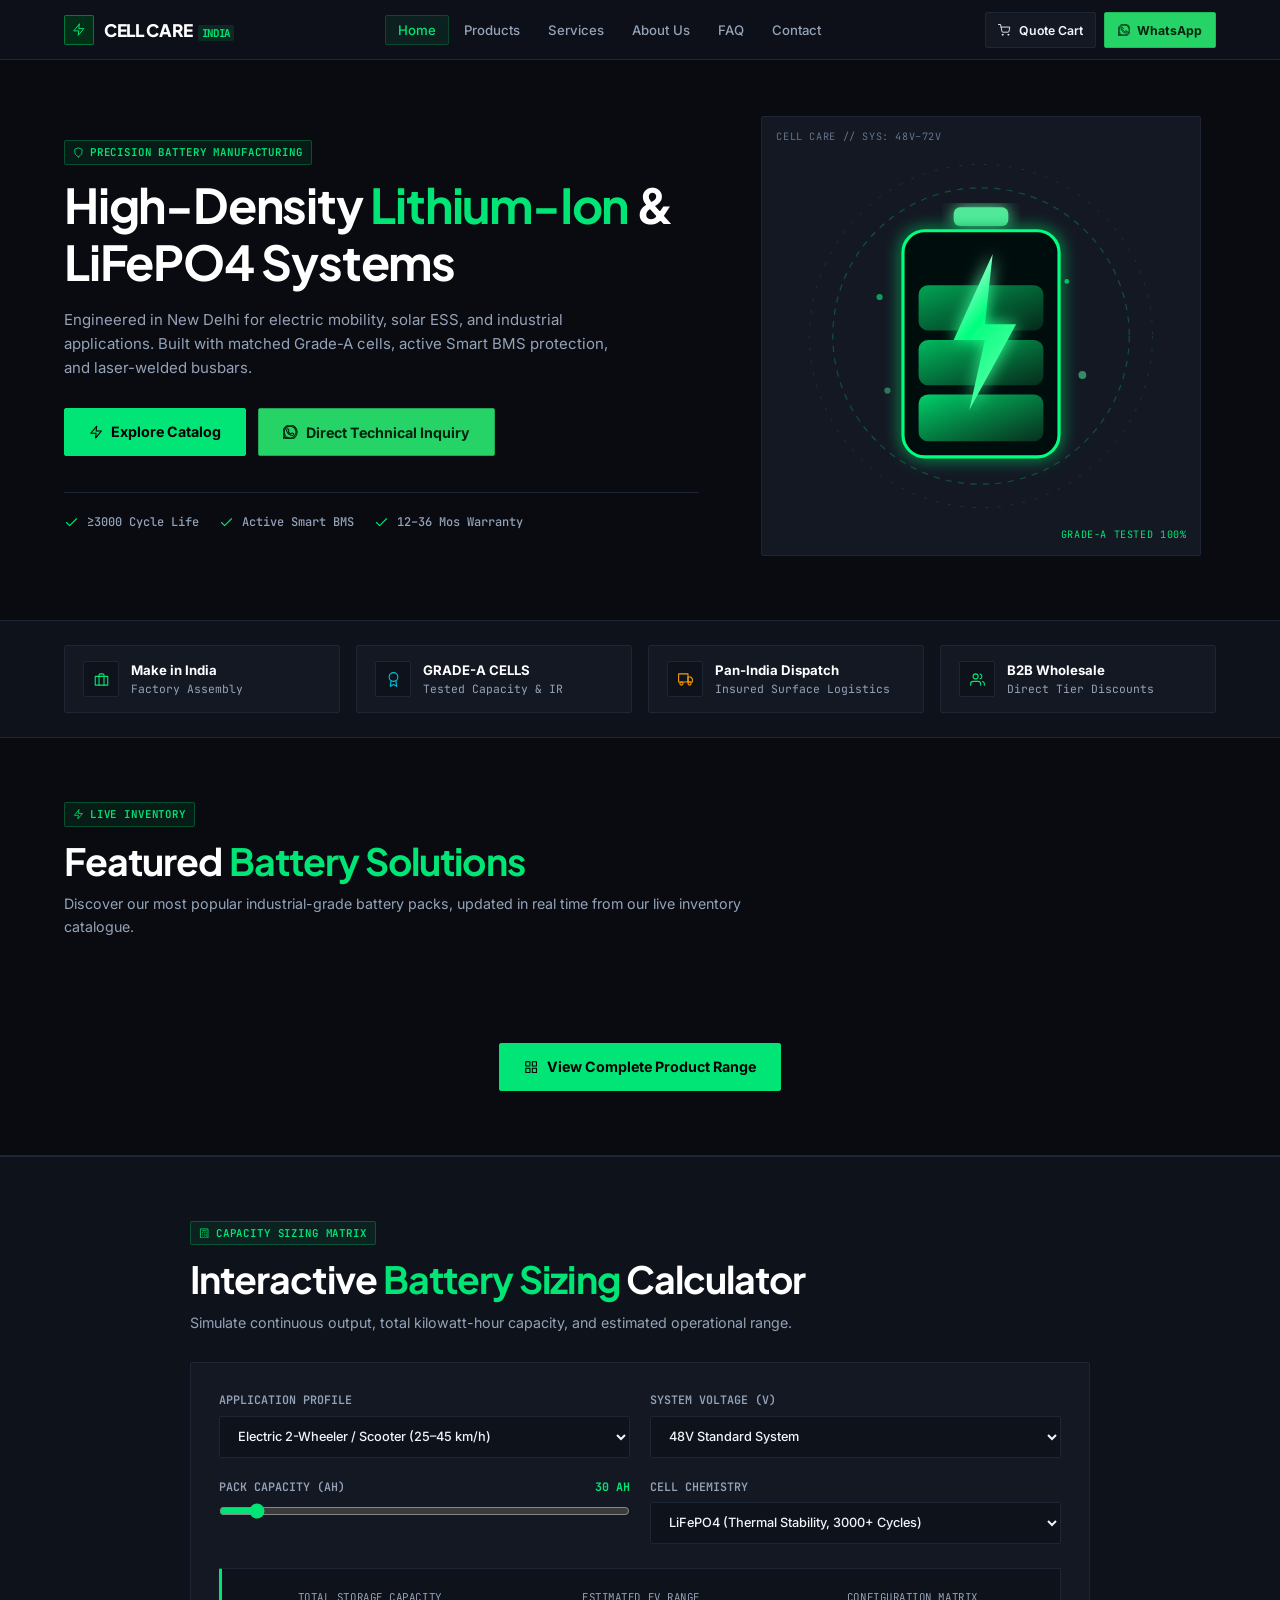
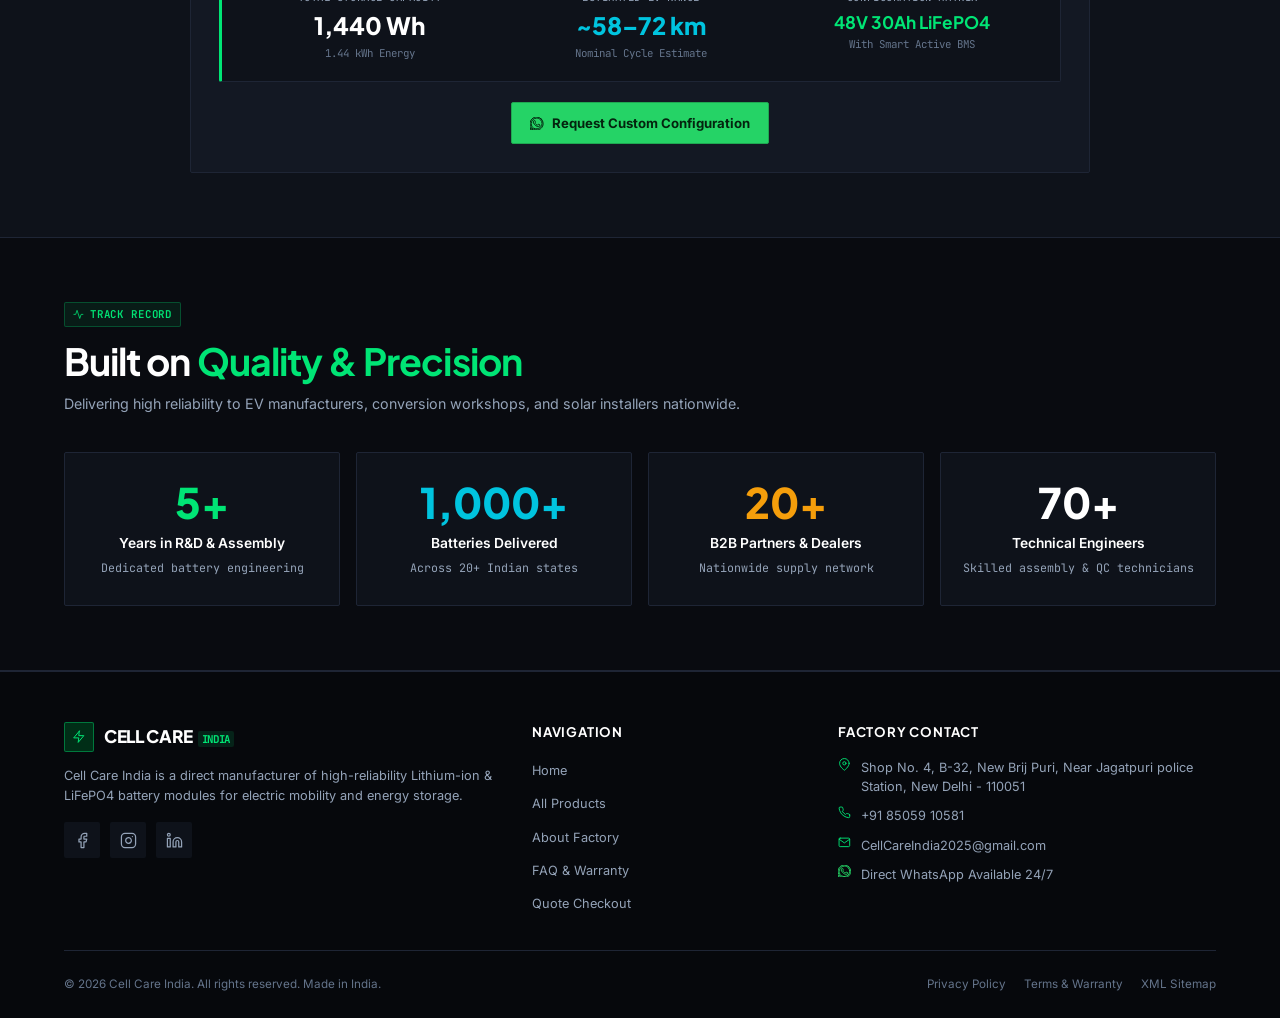
<file: index.html>
<!DOCTYPE html>
<html lang="en">
<head>
  <meta charset="UTF-8" />
  <meta name="viewport" content="width=device-width, initial-scale=1.0" />
  
  <!-- Primary Meta Tags for Top-Tier SEO -->
  <title>Cell Care India | Leading EV & Lithium Battery Manufacturer in India</title>
  <meta name="title" content="Cell Care India | Leading EV & Lithium Battery Manufacturer in India" />
  <meta name="description" content="Cell Care India manufactures Grade-A Lithium-ion (LiFePO4 & NMC) battery packs for Electric Vehicles (EV), E-Rickshaws, Solar ESS, and industrial applications. Direct B2B wholesale prices, Smart BMS, Pan-India logistics." />
  <meta name="keywords" content="EV battery manufacturer India, Lithium ion battery wholesale, LiFePO4 battery pack, e-rickshaw battery supplier, solar energy storage battery, custom battery pack manufacturer Delhi, Cell Care India" />
  <meta name="robots" content="index, follow, max-image-preview:large, max-snippet:-1, max-video-preview:-1" />
  <meta name="author" content="Cell Care India" />
  <link rel="canonical" href="https://cellcareindia.com/" />
  <meta name="theme-color" content="#00ff7f" />

  <!-- Open Graph / Facebook -->
  <meta property="og:type" content="website" />
  <meta property="og:url" content="https://cellcareindia.com/" />
  <meta property="og:title" content="Cell Care India | Premium EV & Lithium Battery Packs" />
  <meta property="og:description" content="High-cycle Grade-A Lithium battery packs with active BMS for electric scooters, e-rickshaws, and solar power stations. Direct factory supply." />
  <meta property="og:image" content="https://cellcareindia.com/assets/images/logo.png" />
  <meta property="og:site_name" content="Cell Care India" />
  <meta property="og:locale" content="en_IN" />

  <!-- Twitter Card -->
  <meta name="twitter:card" content="summary_large_image" />
  <meta name="twitter:url" content="https://cellcareindia.com/" />
  <meta name="twitter:title" content="Cell Care India | EV & Industrial Battery Manufacturer" />
  <meta name="twitter:description" content="Grade-A Lithium battery packs for EV & Solar Energy. Direct factory supply." />
  <meta name="twitter:image" content="https://cellcareindia.com/assets/images/logo.png" />

  <!-- Structured Data / JSON-LD for Search Engines -->
  <script type="application/ld+json">
  {
    "@context": "https://schema.org",
    "@graph": [
      {
        "@type": "Organization",
        "@id": "https://cellcareindia.com/#organization",
        "name": "Cell Care India",
        "url": "https://cellcareindia.com/",
        "logo": "https://cellcareindia.com/assets/images/logo.png",
        "description": "Leading Indian manufacturer of Lithium-ion and LiFePO4 battery packs for Electric Vehicles, solar power systems, and industrial energy storage.",
        "contactPoint": {
          "@type": "ContactPoint",
          "telephone": "+91-85059-10581",
          "contactType": "sales",
          "areaServed": "IN",
          "availableLanguage": ["English", "Hindi"]
        },
        "sameAs": [
          "https://www.facebook.com/profile.php?id=61567162763508&mibextid=ZbWKwL",
          "https://instagram.com/cellcare_india",
          "https://www.linkedin.com/in/cell-care-india-931736398"
        ]
      },
      {
        "@type": "WebSite",
        "@id": "https://cellcareindia.com/#website",
        "url": "https://cellcareindia.com/",
        "name": "Cell Care India",
        "publisher": { "@id": "https://cellcareindia.com/#organization" },
        "potentialAction": {
          "@type": "SearchAction",
          "target": "https://cellcareindia.com/products.html?q={search_term_string}",
          "query-input": "required name=search_term_string"
        }
      }
    ]
  }
  </script>

  <!-- Favicons -->
  <link rel="icon" type="image/x-icon" href="favicon.ico" />
  <link rel="shortcut icon" type="image/x-icon" href="favicon.ico" />

  <!-- External Fonts & Icons -->
  <link rel="stylesheet" href="https://cdnjs.cloudflare.com/ajax/libs/font-awesome/6.7.2/css/all.min.css" crossorigin="anonymous" referrerpolicy="no-referrer" />
  
  <!-- Core Design System & Styles -->
  <link rel="stylesheet" href="assets/css/main.css" />
  <link rel="stylesheet" href="assets/css/catalog.css" />
</head>

<body>

  <!-- SITE HEADER & NAVBAR -->
  <header class="site-header">
    <div class="container">
      <nav class="navbar">
        <!-- Brand Logo -->
        <a href="index.html" class="brand-logo" aria-label="Cell Care India Home">
          <div class="brand-icon-box">
            <svg class="svg-icon" viewBox="0 0 24 24"><polygon points="13 2 3 14 12 14 11 22 21 10 12 10 13 2"></polygon></svg>
          </div>
          <span class="brand-name">CELL CARE <span class="brand-tag">INDIA</span></span>
        </a>

        <!-- Desktop Navigation Links -->
        <ul class="nav-menu">
          <li><a href="index.html" class="nav-link active">Home</a></li>
          <li><a href="products.html" class="nav-link">Products</a></li>
          <li><a href="services.html" class="nav-link">Services</a></li>
          <li><a href="about.html" class="nav-link">About Us</a></li>
          <li><a href="faq.html" class="nav-link">FAQ</a></li>
          <li><a href="contact.html" class="nav-link">Contact</a></li>
        </ul>

        <!-- Action Items: Quote Cart & WhatsApp Trigger -->
        <div class="nav-actions">
          <button class="cart-pill-btn open-quote-drawer" title="View Quotation Cart">
            <svg class="svg-icon" viewBox="0 0 24 24"><circle cx="9" cy="21" r="1"></circle><circle cx="20" cy="21" r="1"></circle><path d="M1 1h4l2.68 13.39a2 2 0 0 0 2 1.61h9.72a2 2 0 0 0 2-1.61L23 6H6"></path></svg>
            <span>Quote Cart</span>
            <span class="cart-badge cart-count-badge" style="display:none;">0</span>
          </button>

          <button class="btn-whatsapp-nav" onclick="CellCare.openWhatsApp('Hello Cell Care India! I would like to inquire about battery packs.')">
            <svg class="svg-icon" viewBox="0 0 24 24" fill="currentColor" stroke="none"><path d="M17.472 14.382c-.297-.149-1.758-.867-2.03-.967-.273-.099-.471-.148-.67.15-.197.297-.767.966-.94 1.164-.173.199-.347.223-.644.075-.297-.15-1.255-.463-2.39-1.475-.883-.788-1.48-1.761-1.653-2.059-.173-.297-.018-.458.13-.606.134-.133.298-.347.446-.52.149-.174.198-.298.298-.497.099-.198.05-.371-.025-.52-.075-.149-.669-1.612-.916-2.207-.242-.579-.487-.5-.669-.51-.173-.008-.371-.01-.57-.01-.198 0-.52.074-.792.372-.272.297-1.04 1.016-1.04 2.479 0 1.462 1.065 2.875 1.213 3.074.149.198 2.096 3.2 5.077 4.487.709.306 1.262.489 1.694.625.712.227 1.36.195 1.871.118.571-.085 1.758-.719 2.006-1.413.248-.694.248-1.289.173-1.413-.074-.124-.272-.198-.57-.347m-5.421 7.403h-.004a9.87 9.87 0 01-5.031-1.378l-.361-.214-3.741.982.998-3.648-.235-.374a9.86 9.86 0 01-1.51-5.26c.001-5.45 4.436-9.884 9.888-9.884 2.64 0 5.122 1.03 6.988 2.898a9.825 9.825 0 012.893 6.994c-.003 5.45-4.437 9.884-9.885 9.884m8.413-18.297A11.815 11.815 0 0012.05 0C5.495 0 .16 5.335.157 11.892c0 2.096.547 4.142 1.588 5.945L.057 24l6.305-1.654a11.882 11.882 0 005.683 1.448h.005c6.554 0 11.89-5.335 11.893-11.893a11.821 11.821 0 00-3.48-8.413z"/></svg>
            <span>WhatsApp</span>
          </button>

          <button id="hamburgerBtn" class="hamburger-btn" aria-label="Open Mobile Menu">
            <svg class="svg-icon" viewBox="0 0 24 24"><line x1="3" y1="12" x2="21" y2="12"></line><line x1="3" y1="6" x2="21" y2="6"></line><line x1="3" y1="18" x2="21" y2="18"></line></svg>
          </button>
        </div>
      </nav>
    </div>
  </header>

  <!-- Mobile Sidebar Drawer -->
  <aside id="mobileSidebar" class="mobile-sidebar">
    <div class="mobile-sidebar-header">
      <div class="brand-logo">
        <div class="brand-icon-box">
          <svg class="svg-icon" viewBox="0 0 24 24"><polygon points="13 2 3 14 12 14 11 22 21 10 12 10 13 2"></polygon></svg>
        </div>
        <span class="brand-name">CELL CARE</span>
      </div>
      <button id="closeSidebarBtn" style="background:none; border:none; color:#fff; font-size:1.5rem; cursor:pointer;">&times;</button>
    </div>
    <ul class="mobile-nav-links">
      <li><a href="index.html" class="active"><svg class="svg-icon" viewBox="0 0 24 24"><path d="M3 9l9-7 9 7v11a2 2 0 0 1-2 2H5a2 2 0 0 1-2-2z"></path></svg> Home</a></li>
      <li><a href="products.html"><svg class="svg-icon" viewBox="0 0 24 24"><rect x="3" y="3" width="7" height="7"></rect><rect x="14" y="3" width="7" height="7"></rect><rect x="14" y="14" width="7" height="7"></rect><rect x="3" y="14" width="7" height="7"></rect></svg> Products Catalog</a></li>
      <li><a href="services.html"><svg class="svg-icon" viewBox="0 0 24 24"><path d="M14.7 6.3a1 1 0 0 0 0 1.4l1.6 1.6a1 1 0 0 0 1.4 0l3.77-3.77a6 6 0 0 1-7.94 7.94l-6.91 6.91a2.12 2.12 0 0 1-3-3l6.91-6.91a6 6 0 0 1 7.94-7.94l-3.76 3.76z"></path></svg> Services</a></li>
      <li><a href="about.html"><svg class="svg-icon" viewBox="0 0 24 24"><rect x="4" y="2" width="16" height="20" rx="0"></rect><line x1="9" y1="22" x2="9" y2="12"></line><line x1="15" y1="22" x2="15" y2="12"></line><line x1="15" y1="12" x2="9" y2="12"></line></svg> About Cell Care</a></li>
      <li><a href="faq.html"><svg class="svg-icon" viewBox="0 0 24 24"><circle cx="12" cy="12" r="10"></circle><path d="M9.09 9a3 3 0 0 1 5.83 1c0 2-3 3-3 3"></path><line x1="12" y1="17" x2="12.01" y2="17"></line></svg> FAQ</a></li>
      <li><a href="contact.html"><svg class="svg-icon" viewBox="0 0 24 24"><path d="M22 16.92v3a2 2 0 0 1-2.18 2 19.79 19.79 0 0 1-8.63-3.07 19.5 19.5 0 0 1-6-6 19.79 19.79 0 0 1-3.07-8.67A2 2 0 0 1 4.11 2h3a2 2 0 0 1 2 1.72 12.84 12.84 0 0 0 .7 2.81 2 2 0 0 1-.45 2.11L8.09 9.91a16 16 0 0 0 6 6l1.27-1.27a2 2 0 0 1 2.11-.45 12.84 12.84 0 0 0 2.81.7A2 2 0 0 1 22 16.92z"></path></svg> Contact Us</a></li>
      <li><a href="checkout.html"><svg class="svg-icon" viewBox="0 0 24 24"><circle cx="9" cy="21" r="1"></circle><circle cx="20" cy="21" r="1"></circle><path d="M1 1h4l2.68 13.39a2 2 0 0 0 2 1.61h9.72a2 2 0 0 0 2-1.61L23 6H6"></path></svg> Review Quote</a></li>
    </ul>
    <div style="margin-top:auto; padding-top:20px; border-top:1px solid var(--border-subtle);">
      <button class="btn btn-whatsapp" style="width:100%;" onclick="CellCare.openWhatsApp('Hello Cell Care India! I want to request a wholesale battery quotation.')">
        <svg class="svg-icon" viewBox="0 0 24 24" fill="currentColor" stroke="none"><path d="M17.472 14.382c-.297-.149-1.758-.867-2.03-.967-.273-.099-.471-.148-.67.15-.197.297-.767.966-.94 1.164-.173.199-.347.223-.644.075-.297-.15-1.255-.463-2.39-1.475-.883-.788-1.48-1.761-1.653-2.059-.173-.297-.018-.458.13-.606.134-.133.298-.347.446-.52.149-.174.198-.298.298-.497.099-.198.05-.371-.025-.52-.075-.149-.669-1.612-.916-2.207-.242-.579-.487-.5-.669-.51-.173-.008-.371-.01-.57-.01-.198 0-.52.074-.792.372-.272.297-1.04 1.016-1.04 2.479 0 1.462 1.065 2.875 1.213 3.074.149.198 2.096 3.2 5.077 4.487.709.306 1.262.489 1.694.625.712.227 1.36.195 1.871.118.571-.085 1.758-.719 2.006-1.413.248-.694.248-1.289.173-1.413-.074-.124-.272-.198-.57-.347m-5.421 7.403h-.004a9.87 9.87 0 01-5.031-1.378l-.361-.214-3.741.982.998-3.648-.235-.374a9.86 9.86 0 01-1.51-5.26c.001-5.45 4.436-9.884 9.888-9.884 2.64 0 5.122 1.03 6.988 2.898a9.825 9.825 0 012.893 6.994c-.003 5.45-4.437 9.884-9.885 9.884m8.413-18.297A11.815 11.815 0 0012.05 0C5.495 0 .16 5.335.157 11.892c0 2.096.547 4.142 1.588 5.945L.057 24l6.305-1.654a11.882 11.882 0 005.683 1.448h.005c6.554 0 11.89-5.335 11.893-11.893a11.821 11.821 0 00-3.48-8.413z"/></svg> Direct WhatsApp
      </button>
    </div>
  </aside>

  <!-- Global Backdrop -->
  <div id="overlayBackdrop" class="overlay-backdrop"></div>

  <!-- HERO SECTION -->
  <section class="section" style="padding-top: 56px; padding-bottom: 64px;">
    <div class="container">
      <div class="hero-grid">
        
        <!-- Left Hero Content -->
        <div>
          <div class="section-tag">
            <svg class="svg-icon" viewBox="0 0 24 24"><path d="M12 22s8-4 8-10V5l-8-3-8 3v7c0 6 8 10 8 10z"></path></svg>
            PRECISION BATTERY MANUFACTURING
          </div>
          <h1 class="section-title" style="font-size: clamp(2.2rem, 4vw, 3.2rem); margin-bottom: 18px;">
            High-Density <span>Lithium-Ion</span> &amp; LiFePO4 Systems
          </h1>
          <p class="section-subtitle" style="font-size: 1rem; margin-bottom: 28px; max-width: 560px;">
            Engineered in New Delhi for electric mobility, solar ESS, and industrial applications. Built with matched Grade-A cells, active Smart BMS protection, and laser-welded busbars.
          </p>
          
          <div style="display: flex; gap: 12px; flex-wrap: wrap; margin-bottom: 36px;">
            <a href="products.html" class="btn btn-primary btn-lg">
              <svg class="svg-icon" viewBox="0 0 24 24"><polygon points="13 2 3 14 12 14 11 22 21 10 12 10 13 2"></polygon></svg> Explore Catalog
            </a>
            <button class="btn btn-whatsapp btn-lg" onclick="CellCare.openWhatsApp('Hello Cell Care India! I need a custom battery pack consultation for my project.')">
              <svg class="svg-icon" viewBox="0 0 24 24" fill="currentColor" stroke="none"><path d="M17.472 14.382c-.297-.149-1.758-.867-2.03-.967-.273-.099-.471-.148-.67.15-.197.297-.767.966-.94 1.164-.173.199-.347.223-.644.075-.297-.15-1.255-.463-2.39-1.475-.883-.788-1.48-1.761-1.653-2.059-.173-.297-.018-.458.13-.606.134-.133.298-.347.446-.52.149-.174.198-.298.298-.497.099-.198.05-.371-.025-.52-.075-.149-.669-1.612-.916-2.207-.242-.579-.487-.5-.669-.51-.173-.008-.371-.01-.57-.01-.198 0-.52.074-.792.372-.272.297-1.04 1.016-1.04 2.479 0 1.462 1.065 2.875 1.213 3.074.149.198 2.096 3.2 5.077 4.487.709.306 1.262.489 1.694.625.712.227 1.36.195 1.871.118.571-.085 1.758-.719 2.006-1.413.248-.694.248-1.289.173-1.413-.074-.124-.272-.198-.57-.347m-5.421 7.403h-.004a9.87 9.87 0 01-5.031-1.378l-.361-.214-3.741.982.998-3.648-.235-.374a9.86 9.86 0 01-1.51-5.26c.001-5.45 4.436-9.884 9.888-9.884 2.64 0 5.122 1.03 6.988 2.898a9.825 9.825 0 012.893 6.994c-.003 5.45-4.437 9.884-9.885 9.884m8.413-18.297A11.815 11.815 0 0012.05 0C5.495 0 .16 5.335.157 11.892c0 2.096.547 4.142 1.588 5.945L.057 24l6.305-1.654a11.882 11.882 0 005.683 1.448h.005c6.554 0 11.89-5.335 11.893-11.893a11.821 11.821 0 00-3.48-8.413z"/></svg> Direct Technical Inquiry
            </button>
          </div>

          <!-- Quick Trust Badges -->
          <div style="display: flex; gap: 20px; flex-wrap: wrap; border-top: 1px solid var(--border-subtle); padding-top: 20px;">
            <div style="display: flex; align-items: center; gap: 8px;">
              <svg class="svg-icon" style="color:var(--accent-primary);" viewBox="0 0 24 24"><polyline points="20 6 9 17 4 12"></polyline></svg>
              <span style="font-family: var(--font-mono); font-size: 0.8rem; color: var(--text-muted); font-weight: 500;">≥3000 Cycle Life</span>
            </div>
            <div style="display: flex; align-items: center; gap: 8px;">
              <svg class="svg-icon" style="color:var(--accent-primary);" viewBox="0 0 24 24"><polyline points="20 6 9 17 4 12"></polyline></svg>
              <span style="font-family: var(--font-mono); font-size: 0.8rem; color: var(--text-muted); font-weight: 500;">Active Smart BMS</span>
            </div>
            <div style="display: flex; align-items: center; gap: 8px;">
              <svg class="svg-icon" style="color:var(--accent-primary);" viewBox="0 0 24 24"><polyline points="20 6 9 17 4 12"></polyline></svg>
              <span style="font-family: var(--font-mono); font-size: 0.8rem; color: var(--text-muted); font-weight: 500;">12–36 Mos Warranty</span>
            </div>
          </div>
        </div>

        <!-- Right Hero Graphic: Sharp CAD Frame -->
        <div style="display: flex; justify-content: center; align-items: center;">
          <div style="position: relative; width: 100%; max-width: 440px; aspect-ratio: 1/1; background: var(--bg-card); border: 1px solid var(--border-subtle); border-radius: var(--radius-xs); display: flex; align-items: center; justify-content: center; padding: 24px;">
            <div style="position: absolute; top: 12px; left: 14px; font-family: var(--font-mono); font-size: 0.68rem; color: var(--text-faint); letter-spacing: 0.06em;">CELL CARE // SYS: 48V–72V</div>
            <div style="position: absolute; bottom: 12px; right: 14px; font-family: var(--font-mono); font-size: 0.68rem; color: var(--accent-primary); letter-spacing: 0.06em;">GRADE-A TESTED 100%</div>
            <img src="assets/images/hero.svg" alt="Cell Care Battery Engineering" style="width: 100%; height: 100%; object-fit: contain;" />
          </div>
        </div>

      </div>
    </div>
  </section>

  <!-- TRUST & CREDENTIALS STRIP -->
  <section style="background: var(--bg-surface); border-bottom: 1px solid var(--border-subtle); padding: 24px 0;">
    <div class="container">
      <div style="display: grid; grid-template-columns: repeat(auto-fit, minmax(220px, 1fr)); gap: 16px;">
        
        <div style="background: var(--bg-card); border: 1px solid var(--border-subtle); border-radius: var(--radius-xs); padding: 14px 18px; display: flex; align-items: center; gap: 12px;">
          <div style="width: 36px; height: 36px; border-radius: var(--radius-xs); background: var(--bg-surface); border: 1px solid var(--border-subtle); display: flex; align-items: center; justify-content: center; color: var(--accent-primary);">
            <svg class="svg-icon" viewBox="0 0 24 24"><rect x="2" y="7" width="20" height="14" rx="0"></rect><path d="M16 21V5a2 2 0 0 0-2-2h-4a2 2 0 0 0-2 2v16"></path></svg>
          </div>
          <div>
            <h4 style="font-size: 0.88rem; font-weight: 700; color: #ffffff;">Make in India</h4>
            <p style="font-size: 0.76rem; color: var(--text-muted); font-family: var(--font-mono);">Factory Assembly</p>
          </div>
        </div>

        <div style="background: var(--bg-card); border: 1px solid var(--border-subtle); border-radius: var(--radius-xs); padding: 14px 18px; display: flex; align-items: center; gap: 12px;">
          <div style="width: 36px; height: 36px; border-radius: var(--radius-xs); background: var(--bg-surface); border: 1px solid var(--border-subtle); display: flex; align-items: center; justify-content: center; color: var(--accent-cyan);">
            <svg class="svg-icon" viewBox="0 0 24 24"><circle cx="12" cy="8" r="7"></circle><polyline points="8.21 13.89 7 23 12 20 17 23 15.79 13.88"></polyline></svg>
          </div>
          <div>
            <h4 style="font-size: 0.88rem; font-weight: 700; color: #ffffff;">GRADE-A CELLS</h4>
            <p style="font-size: 0.76rem; color: var(--text-muted); font-family: var(--font-mono);">Tested Capacity &amp; IR</p>
          </div>
        </div>

        <div style="background: var(--bg-card); border: 1px solid var(--border-subtle); border-radius: var(--radius-xs); padding: 14px 18px; display: flex; align-items: center; gap: 12px;">
          <div style="width: 36px; height: 36px; border-radius: var(--radius-xs); background: var(--bg-surface); border: 1px solid var(--border-subtle); display: flex; align-items: center; justify-content: center; color: var(--accent-amber);">
            <svg class="svg-icon" viewBox="0 0 24 24"><rect x="1" y="3" width="15" height="13"></rect><polygon points="16 8 20 8 23 11 23 16 16 16 16 8"></polygon><circle cx="5.5" cy="18.5" r="2.5"></circle><circle cx="18.5" cy="18.5" r="2.5"></circle></svg>
          </div>
          <div>
            <h4 style="font-size: 0.88rem; font-weight: 700; color: #ffffff;">Pan-India Dispatch</h4>
            <p style="font-size: 0.76rem; color: var(--text-muted); font-family: var(--font-mono);">Insured Surface Logistics</p>
          </div>
        </div>

        <div style="background: var(--bg-card); border: 1px solid var(--border-subtle); border-radius: var(--radius-xs); padding: 14px 18px; display: flex; align-items: center; gap: 12px;">
          <div style="width: 36px; height: 36px; border-radius: var(--radius-xs); background: var(--bg-surface); border: 1px solid var(--border-subtle); display: flex; align-items: center; justify-content: center; color: var(--accent-primary);">
            <svg class="svg-icon" viewBox="0 0 24 24"><path d="M17 21v-2a4 4 0 0 0-4-4H5a4 4 0 0 0-4 4v2"></path><circle cx="9" cy="7" r="4"></circle><path d="M23 21v-2a4 4 0 0 0-3-3.87"></path><path d="M16 3.13a4 4 0 0 1 0 7.75"></path></svg>
          </div>
          <div>
            <h4 style="font-size: 0.88rem; font-weight: 700; color: #ffffff;">B2B Wholesale</h4>
            <p style="font-size: 0.76rem; color: var(--text-muted); font-family: var(--font-mono);">Direct Tier Discounts</p>
          </div>
        </div>

      </div>
    </div>
  </section>

  <!-- FEATURED PRODUCTS SHOWCASE -->
  <section class="section">
    <div class="container">
      <div class="section-header">
        <div class="section-tag">
          <svg class="svg-icon" viewBox="0 0 24 24"><polygon points="13 2 3 14 12 14 11 22 21 10 12 10 13 2"></polygon></svg>
          Live Inventory
        </div>
        <h2 class="section-title">Featured <span>Battery Solutions</span></h2>
        <p class="section-subtitle">Discover our most popular industrial-grade battery packs, updated in real time from our live inventory catalogue.</p>
      </div>

      <!-- Grid populated dynamically by JS with instant skeleton pre-loader -->
      <div id="homeFeaturedGrid" class="products-grid">
        <div class="skeleton-card" aria-hidden="true">
          <div class="skeleton-media skeleton-shimmer"></div>
          <div class="skeleton-content">
            <div class="skeleton-pill skeleton-shimmer"></div>
            <div class="skeleton-title-bar skeleton-shimmer"></div>
            <div class="skeleton-desc-bar skeleton-shimmer"></div>
            <div class="skeleton-desc-bar short skeleton-shimmer"></div>
            <div class="skeleton-moq-bar skeleton-shimmer"></div>
            <div class="skeleton-price-bar skeleton-shimmer"></div>
            <div class="skeleton-actions-row">
              <div class="skeleton-btn-bar skeleton-shimmer"></div>
              <div class="skeleton-btn-bar skeleton-shimmer"></div>
            </div>
          </div>
        </div>
        <div class="skeleton-card" aria-hidden="true">
          <div class="skeleton-media skeleton-shimmer"></div>
          <div class="skeleton-content">
            <div class="skeleton-pill skeleton-shimmer"></div>
            <div class="skeleton-title-bar skeleton-shimmer"></div>
            <div class="skeleton-desc-bar skeleton-shimmer"></div>
            <div class="skeleton-desc-bar short skeleton-shimmer"></div>
            <div class="skeleton-moq-bar skeleton-shimmer"></div>
            <div class="skeleton-price-bar skeleton-shimmer"></div>
            <div class="skeleton-actions-row">
              <div class="skeleton-btn-bar skeleton-shimmer"></div>
              <div class="skeleton-btn-bar skeleton-shimmer"></div>
            </div>
          </div>
        </div>
        <div class="skeleton-card" aria-hidden="true">
          <div class="skeleton-media skeleton-shimmer"></div>
          <div class="skeleton-content">
            <div class="skeleton-pill skeleton-shimmer"></div>
            <div class="skeleton-title-bar skeleton-shimmer"></div>
            <div class="skeleton-desc-bar skeleton-shimmer"></div>
            <div class="skeleton-desc-bar short skeleton-shimmer"></div>
            <div class="skeleton-moq-bar skeleton-shimmer"></div>
            <div class="skeleton-price-bar skeleton-shimmer"></div>
            <div class="skeleton-actions-row">
              <div class="skeleton-btn-bar skeleton-shimmer"></div>
              <div class="skeleton-btn-bar skeleton-shimmer"></div>
            </div>
          </div>
        </div>
        <div class="skeleton-card" aria-hidden="true">
          <div class="skeleton-media skeleton-shimmer"></div>
          <div class="skeleton-content">
            <div class="skeleton-pill skeleton-shimmer"></div>
            <div class="skeleton-title-bar skeleton-shimmer"></div>
            <div class="skeleton-desc-bar skeleton-shimmer"></div>
            <div class="skeleton-desc-bar short skeleton-shimmer"></div>
            <div class="skeleton-moq-bar skeleton-shimmer"></div>
            <div class="skeleton-price-bar skeleton-shimmer"></div>
            <div class="skeleton-actions-row">
              <div class="skeleton-btn-bar skeleton-shimmer"></div>
              <div class="skeleton-btn-bar skeleton-shimmer"></div>
            </div>
          </div>
        </div>
        <div class="skeleton-card" aria-hidden="true">
          <div class="skeleton-media skeleton-shimmer"></div>
          <div class="skeleton-content">
            <div class="skeleton-pill skeleton-shimmer"></div>
            <div class="skeleton-title-bar skeleton-shimmer"></div>
            <div class="skeleton-desc-bar skeleton-shimmer"></div>
            <div class="skeleton-desc-bar short skeleton-shimmer"></div>
            <div class="skeleton-moq-bar skeleton-shimmer"></div>
            <div class="skeleton-price-bar skeleton-shimmer"></div>
            <div class="skeleton-actions-row">
              <div class="skeleton-btn-bar skeleton-shimmer"></div>
              <div class="skeleton-btn-bar skeleton-shimmer"></div>
            </div>
          </div>
        </div>
        <div class="skeleton-card" aria-hidden="true">
          <div class="skeleton-media skeleton-shimmer"></div>
          <div class="skeleton-content">
            <div class="skeleton-pill skeleton-shimmer"></div>
            <div class="skeleton-title-bar skeleton-shimmer"></div>
            <div class="skeleton-desc-bar skeleton-shimmer"></div>
            <div class="skeleton-desc-bar short skeleton-shimmer"></div>
            <div class="skeleton-moq-bar skeleton-shimmer"></div>
            <div class="skeleton-price-bar skeleton-shimmer"></div>
            <div class="skeleton-actions-row">
              <div class="skeleton-btn-bar skeleton-shimmer"></div>
              <div class="skeleton-btn-bar skeleton-shimmer"></div>
            </div>
          </div>
        </div>
      </div>

      <div style="text-align: center; margin-top: 48px;">
        <a href="products.html" class="btn btn-primary btn-lg">
          <svg class="svg-icon" viewBox="0 0 24 24"><rect x="3" y="3" width="7" height="7"></rect><rect x="14" y="3" width="7" height="7"></rect><rect x="14" y="14" width="7" height="7"></rect><rect x="3" y="14" width="7" height="7"></rect></svg> View Complete Product Range
        </a>
      </div>
    </div>
  </section>

  <!-- INTERACTIVE BATTERY CAPACITY & RANGE CALCULATOR -->
  <section class="section" style="background: var(--bg-surface); border-top: 1px solid var(--border-subtle); border-bottom: 1px solid var(--border-subtle);">
    <div class="container">
      <div style="max-width: 900px; margin: 0 auto;">
        
        <div class="section-header" style="margin-bottom: 28px;">
          <div class="section-tag">
            <svg class="svg-icon" viewBox="0 0 24 24"><rect x="4" y="2" width="16" height="20" rx="0"></rect><line x1="8" y1="6" x2="16" y2="6"></line><line x1="16" y1="14" x2="16" y2="18"></line><path d="M16 10h.01"></path><path d="M12 10h.01"></path><path d="M8 10h.01"></path><path d="M12 14h.01"></path><path d="M8 14h.01"></path><path d="M12 18h.01"></path><path d="M8 18h.01"></path></svg>
            CAPACITY SIZING MATRIX
          </div>
          <h2 class="section-title">Interactive <span>Battery Sizing</span> Calculator</h2>
          <p class="section-subtitle">Simulate continuous output, total kilowatt-hour capacity, and estimated operational range.</p>
        </div>

        <div style="background: var(--bg-card); border: 1px solid var(--border-subtle); border-radius: var(--radius-xs); padding: 28px;">
          <div class="calc-inputs-grid">
            
            <div>
              <label style="display: block; font-family: var(--font-mono); font-size: 0.78rem; font-weight: 600; color: var(--text-muted); margin-bottom: 6px; text-transform: uppercase;">Application Profile</label>
              <select id="calcApplication" class="custom-select" style="width: 100%;">
                <option value="scooter">Electric 2-Wheeler / Scooter (25–45 km/h)</option>
                <option value="erickshaw">E-Rickshaw Commercial (Passenger/Loader)</option>
                <option value="solar">Solar Energy Storage / Home Inverter</option>
              </select>
            </div>

            <div>
              <label style="display: block; font-family: var(--font-mono); font-size: 0.78rem; font-weight: 600; color: var(--text-muted); margin-bottom: 6px; text-transform: uppercase;">System Voltage (V)</label>
              <select id="calcVoltage" class="custom-select" style="width: 100%;">
                <option value="48">48V Standard System</option>
                <option value="60">60V High Performance</option>
                <option value="72">72V High Torque / Long Range</option>
              </select>
            </div>

            <div>
              <label style="display: flex; justify-content: space-between; font-family: var(--font-mono); font-size: 0.78rem; font-weight: 600; color: var(--text-muted); margin-bottom: 6px; text-transform: uppercase;">
                <span>Pack Capacity (Ah)</span>
                <span id="calcAhDisplay" style="color: var(--accent-primary); font-weight: 700;">30 Ah</span>
              </label>
              <input type="range" id="calcAhSlider" min="20" max="150" step="5" value="30" style="width: 100%; accent-color: var(--accent-primary); cursor: pointer;" />
            </div>

            <div>
              <label style="display: block; font-family: var(--font-mono); font-size: 0.78rem; font-weight: 600; color: var(--text-muted); margin-bottom: 6px; text-transform: uppercase;">Cell Chemistry</label>
              <select id="calcChemistry" class="custom-select" style="width: 100%;">
                <option value="lifepo4">LiFePO4 (Thermal Stability, 3000+ Cycles)</option>
                <option value="nmc">NMC (High Energy Density, Lightweight)</option>
              </select>
            </div>

          </div>

          <!-- Calculated Results Card -->
          <div style="background: var(--bg-surface); border: 1px solid var(--border-subtle); border-left: 3px solid var(--accent-primary); border-radius: var(--radius-xs); padding: 20px; display: grid; grid-template-columns: repeat(auto-fit, minmax(180px, 1fr)); gap: 16px; text-align: center;">
            <div>
              <div style="font-family: var(--font-mono); font-size: 0.72rem; color: var(--text-muted); text-transform: uppercase; letter-spacing: 0.05em;">Total Storage Capacity</div>
              <div id="calcWattHours" style="font-family: var(--font-display); font-size: 1.6rem; font-weight: 800; color: #ffffff; margin-top: 2px;">1,440 Wh</div>
              <div style="font-family: var(--font-mono); font-size: 0.72rem; color: var(--text-faint);">1.44 kWh Energy</div>
            </div>

            <div>
              <div style="font-family: var(--font-mono); font-size: 0.72rem; color: var(--text-muted); text-transform: uppercase; letter-spacing: 0.05em;">Estimated EV Range</div>
              <div id="calcRangeKm" style="font-family: var(--font-display); font-size: 1.6rem; font-weight: 800; color: var(--accent-cyan); margin-top: 2px;">~60–70 km</div>
              <div style="font-family: var(--font-mono); font-size: 0.72rem; color: var(--text-faint);">Nominal Cycle Estimate</div>
            </div>

            <div>
              <div style="font-family: var(--font-mono); font-size: 0.72rem; color: var(--text-muted); text-transform: uppercase; letter-spacing: 0.05em;">Configuration Matrix</div>
              <div id="calcRecommendedPack" style="font-family: var(--font-display); font-size: 1.15rem; font-weight: 700; color: var(--accent-primary); margin-top: 4px;">48V 30Ah LiFePO4</div>
              <div style="font-family: var(--font-mono); font-size: 0.72rem; color: var(--text-faint);">With Smart Active BMS</div>
            </div>
          </div>

          <div style="text-align: center; margin-top: 20px;">
            <button id="calcQuoteBtn" class="btn btn-whatsapp btn-md">
              <svg class="svg-icon" viewBox="0 0 24 24" fill="currentColor" stroke="none"><path d="M17.472 14.382c-.297-.149-1.758-.867-2.03-.967-.273-.099-.471-.148-.67.15-.197.297-.767.966-.94 1.164-.173.199-.347.223-.644.075-.297-.15-1.255-.463-2.39-1.475-.883-.788-1.48-1.761-1.653-2.059-.173-.297-.018-.458.13-.606.134-.133.298-.347.446-.52.149-.174.198-.298.298-.497.099-.198.05-.371-.025-.52-.075-.149-.669-1.612-.916-2.207-.242-.579-.487-.5-.669-.51-.173-.008-.371-.01-.57-.01-.198 0-.52.074-.792.372-.272.297-1.04 1.016-1.04 2.479 0 1.462 1.065 2.875 1.213 3.074.149.198 2.096 3.2 5.077 4.487.709.306 1.262.489 1.694.625.712.227 1.36.195 1.871.118.571-.085 1.758-.719 2.006-1.413.248-.694.248-1.289.173-1.413-.074-.124-.272-.198-.57-.347m-5.421 7.403h-.004a9.87 9.87 0 01-5.031-1.378l-.361-.214-3.741.982.998-3.648-.235-.374a9.86 9.86 0 01-1.51-5.26c.001-5.45 4.436-9.884 9.888-9.884 2.64 0 5.122 1.03 6.988 2.898a9.825 9.825 0 012.893 6.994c-.003 5.45-4.437 9.884-9.885 9.884m8.413-18.297A11.815 11.815 0 0012.05 0C5.495 0 .16 5.335.157 11.892c0 2.096.547 4.142 1.588 5.945L.057 24l6.305-1.654a11.882 11.882 0 005.683 1.448h.005c6.554 0 11.89-5.335 11.893-11.893a11.821 11.821 0 00-3.48-8.413z"/></svg> Request Custom Configuration
            </button>
          </div>
        </div>

      </div>
    </div>
  </section>

  <!-- LIVE MANUFACTURING MILESTONES (CONNECTS TO /api/stats/) -->
  <section class="section">
    <div class="container">
      <div class="section-header">
        <div class="section-tag">
          <svg class="svg-icon" viewBox="0 0 24 24"><polyline points="22 12 18 12 15 21 9 3 6 12 2 12"></polyline></svg>
          TRACK RECORD
        </div>
        <h2 class="section-title">Built on <span>Quality &amp; Precision</span></h2>
        <p class="section-subtitle">Delivering high reliability to EV manufacturers, conversion workshops, and solar installers nationwide.</p>
      </div>

      <div style="display: grid; grid-template-columns: repeat(auto-fit, minmax(220px, 1fr)); gap: 16px;">
        
        <div style="background: var(--bg-surface); border: 1px solid var(--border-subtle); border-radius: var(--radius-xs); padding: 28px 20px; text-align: center;">
          <div style="font-family: var(--font-display); font-size: 2.8rem; font-weight: 800; color: var(--accent-primary); line-height: 1;" id="statYears">5+</div>
          <div style="font-size: 0.92rem; font-weight: 600; color: #ffffff; margin: 10px 0 4px 0;">Years in R&amp;D &amp; Assembly</div>
          <div style="font-size: 0.78rem; color: var(--text-muted); font-family: var(--font-mono);">Dedicated battery engineering</div>
        </div>

        <div style="background: var(--bg-surface); border: 1px solid var(--border-subtle); border-radius: var(--radius-xs); padding: 28px 20px; text-align: center;">
          <div style="font-family: var(--font-display); font-size: 2.8rem; font-weight: 800; color: var(--accent-cyan); line-height: 1;" id="statSold">1,000+</div>
          <div style="font-size: 0.92rem; font-weight: 600; color: #ffffff; margin: 10px 0 4px 0;">Batteries Delivered</div>
          <div style="font-size: 0.78rem; color: var(--text-muted); font-family: var(--font-mono);">Across 20+ Indian states</div>
        </div>

        <div style="background: var(--bg-surface); border: 1px solid var(--border-subtle); border-radius: var(--radius-xs); padding: 28px 20px; text-align: center;">
          <div style="font-family: var(--font-display); font-size: 2.8rem; font-weight: 800; color: var(--accent-amber); line-height: 1;" id="statDistributors">20+</div>
          <div style="font-size: 0.92rem; font-weight: 600; color: #ffffff; margin: 10px 0 4px 0;">B2B Partners &amp; Dealers</div>
          <div style="font-size: 0.78rem; color: var(--text-muted); font-family: var(--font-mono);">Nationwide supply network</div>
        </div>

        <div style="background: var(--bg-surface); border: 1px solid var(--border-subtle); border-radius: var(--radius-xs); padding: 28px 20px; text-align: center;">
          <div style="font-family: var(--font-display); font-size: 2.8rem; font-weight: 800; color: #ffffff; line-height: 1;" id="statEmployees">70+</div>
          <div style="font-size: 0.92rem; font-weight: 600; color: #ffffff; margin: 10px 0 4px 0;">Technical Engineers</div>
          <div style="font-size: 0.78rem; color: var(--text-muted); font-family: var(--font-mono);">Skilled assembly &amp; QC technicians</div>
        </div>

      </div>
    </div>
  </section>

  <!-- GLOBAL SLIDE-OVER QUOTE DRAWER (ACCESSIBLE ACROSS SITE) -->
  <aside id="quoteDrawer" class="quote-drawer">
    <div class="quote-drawer-header">
      <h3>
        <svg class="svg-icon" style="color:var(--accent-primary);" viewBox="0 0 24 24"><circle cx="9" cy="21" r="1"></circle><circle cx="20" cy="21" r="1"></circle><path d="M1 1h4l2.68 13.39a2 2 0 0 0 2 1.61h9.72a2 2 0 0 0 2-1.61L23 6H6"></path></svg>
        Quotation Cart
      </h3>
      <button id="quoteDrawerClose" class="quote-drawer-close">&times;</button>
    </div>
    
    <div id="quoteDrawerItems" class="quote-drawer-body">
      <!-- Populated dynamically by core.js -->
    </div>

    <div class="quote-drawer-footer">
      <div class="quote-summary-row">
        <span id="quoteDrawerCountText" style="color:var(--text-muted); font-family: var(--font-mono); font-size: 0.85rem;">Subtotal</span>
        <span id="quoteDrawerTotal" class="quote-summary-total">₹0</span>
      </div>
      <button id="quoteDrawerProceed" class="btn btn-whatsapp" style="width:100%;">
        <svg class="svg-icon" viewBox="0 0 24 24" fill="currentColor" stroke="none"><path d="M17.472 14.382c-.297-.149-1.758-.867-2.03-.967-.273-.099-.471-.148-.67.15-.197.297-.767.966-.94 1.164-.173.199-.347.223-.644.075-.297-.15-1.255-.463-2.39-1.475-.883-.788-1.48-1.761-1.653-2.059-.173-.297-.018-.458.13-.606.134-.133.298-.347.446-.52.149-.174.198-.298.298-.497.099-.198.05-.371-.025-.52-.075-.149-.669-1.612-.916-2.207-.242-.579-.487-.5-.669-.51-.173-.008-.371-.01-.57-.01-.198 0-.52.074-.792.372-.272.297-1.04 1.016-1.04 2.479 0 1.462 1.065 2.875 1.213 3.074.149.198 2.096 3.2 5.077 4.487.709.306 1.262.489 1.694.625.712.227 1.36.195 1.871.118.571-.085 1.758-.719 2.006-1.413.248-.694.248-1.289.173-1.413-.074-.124-.272-.198-.57-.347m-5.421 7.403h-.004a9.87 9.87 0 01-5.031-1.378l-.361-.214-3.741.982.998-3.648-.235-.374a9.86 9.86 0 01-1.51-5.26c.001-5.45 4.436-9.884 9.888-9.884 2.64 0 5.122 1.03 6.988 2.898a9.825 9.825 0 012.893 6.994c-.003 5.45-4.437 9.884-9.885 9.884m8.413-18.297A11.815 11.815 0 0012.05 0C5.495 0 .16 5.335.157 11.892c0 2.096.547 4.142 1.588 5.945L.057 24l6.305-1.654a11.882 11.882 0 005.683 1.448h.005c6.554 0 11.89-5.335 11.893-11.893a11.821 11.821 0 00-3.48-8.413z"/></svg> Proceed to WhatsApp Checkout
      </button>
    </div>
  </aside>

  <!-- SITE FOOTER -->
  <footer class="site-footer">
    <div class="container">
      <div class="footer-grid">
        
        <!-- Col 1: Brand Info -->
        <div class="footer-brand">
          <div class="brand-logo">
            <div class="brand-icon-box">
              <svg class="svg-icon" viewBox="0 0 24 24"><polygon points="13 2 3 14 12 14 11 22 21 10 12 10 13 2"></polygon></svg>
            </div>
            <span class="brand-name">CELL CARE <span class="brand-tag">INDIA</span></span>
          </div>
          <p>
            Cell Care India is a direct manufacturer of high-reliability Lithium-ion &amp; LiFePO4 battery modules for electric mobility and energy storage.
          </p>
          <div class="footer-socials">
            <a href="https://www.facebook.com/profile.php?id=61567162763508&amp;mibextid=ZbWKwL" target="_blank" rel="noopener noreferrer" class="footer-social-link social-facebook" aria-label="Facebook"><svg class="svg-icon" viewBox="0 0 24 24"><path d="M18 2h-3a5 5 0 0 0-5 5v3H7v4h3v8h4v-8h3l1-4h-4V7a1 1 0 0 1 1-1h3z"></path></svg></a>
            <a href="https://instagram.com/cellcare_india" target="_blank" rel="noopener noreferrer" class="footer-social-link social-instagram" aria-label="Instagram"><svg class="svg-icon" viewBox="0 0 24 24"><rect x="2" y="2" width="20" height="20" rx="5" ry="5"></rect><path d="M16 11.37A4 4 0 1 1 12.63 8 4 4 0 0 1 16 11.37z"></path><line x1="17.5" y1="6.5" x2="17.51" y2="6.5"></line></svg></a>
            <a href="https://www.linkedin.com/in/cell-care-india-931736398" target="_blank" rel="noopener noreferrer" class="footer-social-link social-linkedin" aria-label="LinkedIn"><svg class="svg-icon" viewBox="0 0 24 24"><path d="M16 8a6 6 0 0 1 6 6v7h-4v-7a2 2 0 0 0-2-2 2 2 0 0 0-2 2v7h-4v-7a6 6 0 0 1 6-6z"></path><rect x="2" y="9" width="4" height="12"></rect><circle cx="4" cy="4" r="2"></circle></svg></a>
          </div>
        </div>

        <!-- Col 2: Quick Links -->
        <div class="footer-col">
          <h4>Navigation</h4>
          <ul class="footer-links">
            <li><a href="index.html">Home</a></li>
            <li><a href="products.html">All Products</a></li>
            <li><a href="about.html">About Factory</a></li>
            <li><a href="faq.html">FAQ &amp; Warranty</a></li>
            <li><a href="checkout.html">Quote Checkout</a></li>
          </ul>
        </div>

        <!-- Col 3: Contact Info (Binds to /api/config/) -->
        <div class="footer-col">
          <h4>Factory Contact</h4>
          <ul class="footer-contact-list">
            <li>
              <svg class="svg-icon" style="color:var(--accent-primary);" viewBox="0 0 24 24"><path d="M21 10c0 7-9 13-9 13s-9-6-9-13a9 9 0 0 1 18 0z"></path><circle cx="12" cy="10" r="3"></circle></svg>
              <span data-bind="site-address">Cell Care India Complex, New Delhi, India</span>
            </li>
            <li>
              <svg class="svg-icon" style="color:var(--accent-primary);" viewBox="0 0 24 24"><path d="M22 16.92v3a2 2 0 0 1-2.18 2 19.79 19.79 0 0 1-8.63-3.07 19.5 19.5 0 0 1-6-6 19.79 19.79 0 0 1-3.07-8.67A2 2 0 0 1 4.11 2h3a2 2 0 0 1 2 1.72 12.84 12.84 0 0 0 .7 2.81 2 2 0 0 1-.45 2.11L8.09 9.91a16 16 0 0 0 6 6l1.27-1.27a2 2 0 0 1 2.11-.45 12.84 12.84 0 0 0 2.81.7A2 2 0 0 1 22 16.92z"></path></svg>
              <span data-bind="site-phone">+91 85059 10581</span>
            </li>
            <li>
              <svg class="svg-icon" style="color:var(--accent-primary);" viewBox="0 0 24 24"><path d="M4 4h16c1.1 0 2 .9 2 2v12c0 1.1-.9 2-2 2H4c-1.1 0-2-.9-2-2V6c0-1.1.9-2 2-2z"></path><polyline points="22,6 12,13 2,6"></polyline></svg>
              <span data-bind="site-email">sales@cellcareindia.com</span>
            </li>
            <li>
              <svg class="svg-icon" style="color:#25d366;" viewBox="0 0 24 24" fill="currentColor" stroke="none"><path d="M17.472 14.382c-.297-.149-1.758-.867-2.03-.967-.273-.099-.471-.148-.67.15-.197.297-.767.966-.94 1.164-.173.199-.347.223-.644.075-.297-.15-1.255-.463-2.39-1.475-.883-.788-1.48-1.761-1.653-2.059-.173-.297-.018-.458.13-.606.134-.133.298-.347.446-.52.149-.174.198-.298.298-.497.099-.198.05-.371-.025-.52-.075-.149-.669-1.612-.916-2.207-.242-.579-.487-.5-.669-.51-.173-.008-.371-.01-.57-.01-.198 0-.52.074-.792.372-.272.297-1.04 1.016-1.04 2.479 0 1.462 1.065 2.875 1.213 3.074.149.198 2.096 3.2 5.077 4.487.709.306 1.262.489 1.694.625.712.227 1.36.195 1.871.118.571-.085 1.758-.719 2.006-1.413.248-.694.248-1.289.173-1.413-.074-.124-.272-.198-.57-.347m-5.421 7.403h-.004a9.87 9.87 0 01-5.031-1.378l-.361-.214-3.741.982.998-3.648-.235-.374a9.86 9.86 0 01-1.51-5.26c.001-5.45 4.436-9.884 9.888-9.884 2.64 0 5.122 1.03 6.988 2.898a9.825 9.825 0 012.893 6.994c-.003 5.45-4.437 9.884-9.885 9.884m8.413-18.297A11.815 11.815 0 0012.05 0C5.495 0 .16 5.335.157 11.892c0 2.096.547 4.142 1.588 5.945L.057 24l6.305-1.654a11.882 11.882 0 005.683 1.448h.005c6.554 0 11.89-5.335 11.893-11.893a11.821 11.821 0 00-3.48-8.413z"/></svg>
              <span>Direct WhatsApp Available 24/7</span>
            </li>
          </ul>
        </div>

      </div>

      <div class="footer-bottom">
        <div>© 2026 Cell Care India. All rights reserved. Made in India.</div>
        <div class="footer-bottom-links">
          <a href="privacy.html">Privacy Policy</a>
          <a href="terms.html">Terms &amp; Warranty</a>
          <a href="sitemap.xml">XML Sitemap</a>
        </div>
      </div>
    </div>
  </footer>

  <!-- Scripts -->
  <script src="assets/js/api-config.js"></script>
  <script src="assets/js/core.js"></script>

  <!-- Homepage Logic: Featured Products, Stats, and Calculator -->
  <script>
  document.addEventListener("DOMContentLoaded", function () {
    // 1. Load 6 Featured Products (Live Google Sheets API Sync with Skeleton Preloader)
    function renderFeaturedSkeleton(count) {
      const grid = document.getElementById("homeFeaturedGrid");
      if (!grid) return;
      const n = count || 6;
      grid.innerHTML = Array.from({ length: n }).map(() => `
        <div class="skeleton-card" aria-hidden="true">
          <div class="skeleton-media skeleton-shimmer"></div>
          <div class="skeleton-content">
            <div class="skeleton-pill skeleton-shimmer"></div>
            <div class="skeleton-title-bar skeleton-shimmer"></div>
            <div class="skeleton-desc-bar skeleton-shimmer"></div>
            <div class="skeleton-desc-bar short skeleton-shimmer"></div>
            <div class="skeleton-moq-bar skeleton-shimmer"></div>
            <div class="skeleton-price-bar skeleton-shimmer"></div>
            <div class="skeleton-actions-row">
              <div class="skeleton-btn-bar skeleton-shimmer"></div>
              <div class="skeleton-btn-bar skeleton-shimmer"></div>
            </div>
          </div>
        </div>
      `).join("");
    }

    function renderFeaturedGrid(items) {
      const grid = document.getElementById("homeFeaturedGrid");
      if (!grid) return;
      grid.innerHTML = "";

      items.slice(0, 6).forEach(p => {
        const priceNum = Number(p.price) || 0;
        const formattedPrice = priceNum ? `₹${priceNum.toLocaleString("en-IN")}` : "Contact for Price";
        const imgUrl = p.image_url || "assets/images/hero.svg";
        const minQty = parseInt(p.min_quantity || p.moq || 1, 10);
        const detailUrl = `product.html?id=${encodeURIComponent(p.id)}`;
        const escape = window.CellCare ? window.CellCare.escapeHtml : (str => String(str || ""));

        const card = document.createElement("article");
        card.className = "product-card";
        card.innerHTML = `
          <div class="product-card-media">
            <img src="${imgUrl}" class="product-card-img" alt="${escape(p.title)}" loading="lazy" />
            <div class="product-card-badges">
              <span class="badge badge-success">Grade-A Cells</span>
              <span class="badge badge-cyan">${escape(p.category || "Li-Ion")}</span>
            </div>
          </div>
          <div class="product-card-content">
            <span class="product-card-category">${escape(p.category || "Battery Pack")}</span>
            <h3 class="product-card-title"><a href="${detailUrl}">${escape(p.title)}</a></h3>
            <p class="product-card-desc">${escape(p.description || "Certified Grade-A battery pack with smart active BMS protection.")}</p>
            
            <div class="product-card-moq">
              <svg class="svg-icon" viewBox="0 0 24 24"><rect x="3" y="3" width="7" height="7"></rect><rect x="14" y="3" width="7" height="7"></rect><rect x="14" y="14" width="7" height="7"></rect><rect x="3" y="14" width="7" height="7"></rect></svg> Min Order: <strong>${minQty} Units</strong>
            </div>

            <div class="product-card-pricing">
              <div>
                <div class="product-price-val">${formattedPrice}</div>
                <div class="product-price-label">Ex-factory + GST inclusive</div>
              </div>
            </div>

            <div class="product-card-actions">
              <div style="display:grid; grid-template-columns: 1fr 1fr; gap: 8px;">
                <a href="${detailUrl}" class="btn btn-secondary btn-sm">
                  <svg class="svg-icon" viewBox="0 0 24 24"><circle cx="12" cy="12" r="10"></circle><line x1="12" y1="16" x2="12" y2="12"></line><line x1="12" y1="8" x2="12.01" y2="8"></line></svg> Details
                </a>
                <button class="btn btn-primary btn-sm btn-home-quote" data-id="${p.id}">
                  <svg class="svg-icon" viewBox="0 0 24 24"><circle cx="9" cy="21" r="1"></circle><circle cx="20" cy="21" r="1"></circle><path d="M1 1h4l2.68 13.39a2 2 0 0 0 2 1.61h9.72a2 2 0 0 0 2-1.61L23 6H6"></path></svg> Quote
                </button>
              </div>
            </div>
          </div>
        `;

        card.querySelector(".btn-home-quote").addEventListener("click", () => {
          if (window.CellCare) window.CellCare.addToCart(p, minQty);
        });

        grid.appendChild(card);
      });
    }

    async function loadHomeFeatured() {
      renderFeaturedSkeleton(6);
      if (window.startPreloader) window.startPreloader();

      // Check session cache if recently loaded
      try {
        const cached = sessionStorage.getItem("cellcare_catalog_cache_v3");
        if (cached) {
          const parsed = JSON.parse(cached);
          if (Array.isArray(parsed.items) && parsed.items.length > 0) {
            renderFeaturedGrid(parsed.items);
            if (window.finishPreloader) window.finishPreloader();
            return;
          }
        }
      } catch (e) {}

      // Fetch live items directly from Google Sheets API
      try {
        const gsheetUrl = (window.CELLCARE_CONFIG && window.CELLCARE_CONFIG.productsApi) || "https://script.google.com/macros/s/AKfycbzPASrJpC5dvoFX-R6zX1AfW-pFyg8DIM6D_p9DG4QSI16qyymFXzibseq1rA9r_f-j2g/exec";

        const res = await fetch(`${gsheetUrl}?page=1&page_size=50`).catch(() => null);
        if (res && res.ok) {
          const gsheetData = await res.json();
          const items = gsheetData.items || gsheetData.results || [];
          if (items.length > 0) {
            renderFeaturedGrid(items);
          }
        }
      } catch (err) {
        console.debug("Live featured sync note:", err);
      } finally {
        if (window.finishPreloader) window.finishPreloader();
      }
    }
    loadHomeFeatured();


    // 3. Interactive Battery Calculator
    const calcApp = document.getElementById("calcApplication");
    const calcVolt = document.getElementById("calcVoltage");
    const calcSlider = document.getElementById("calcAhSlider");
    const calcAhDisplay = document.getElementById("calcAhDisplay");
    const calcChem = document.getElementById("calcChemistry");
    const calcWh = document.getElementById("calcWattHours");
    const calcRange = document.getElementById("calcRangeKm");
    const calcPack = document.getElementById("calcRecommendedPack");
    const calcQuoteBtn = document.getElementById("calcQuoteBtn");

    function updateCalculator() {
      const v = parseInt(calcVolt.value, 10);
      const ah = parseInt(calcSlider.value, 10);
      const app = calcApp.value;
      const chem = calcChem.value;

      calcAhDisplay.textContent = `${ah} Ah`;

      const wh = v * ah;
      calcWh.textContent = `${wh.toLocaleString("en-IN")} Wh`;

      // Range estimate based on vehicle consumption
      if (app === "scooter") {
        const kmMin = Math.round(wh / 25);
        const kmMax = Math.round(wh / 20);
        calcRange.textContent = `~${kmMin}–${kmMax} km`;
      } else if (app === "erickshaw") {
        const kmMin = Math.round(wh / 45);
        const kmMax = Math.round(wh / 38);
        calcRange.textContent = `~${kmMin}–${kmMax} km`;
      } else {
        const backupHrs = (wh / 400).toFixed(1);
        calcRange.textContent = `~${backupHrs} Hours`;
      }

      const chemName = chem === "lifepo4" ? "LiFePO4" : "NMC";
      calcPack.textContent = `${v}V ${ah}Ah ${chemName}`;
    }

    if (calcSlider) {
      calcSlider.addEventListener("input", updateCalculator);
      calcVolt.addEventListener("change", updateCalculator);
      calcApp.addEventListener("change", updateCalculator);
      calcChem.addEventListener("change", updateCalculator);
      updateCalculator();
    }

    if (calcQuoteBtn) {
      calcQuoteBtn.addEventListener("click", () => {
        const v = calcVolt.value;
        const ah = calcSlider.value;
        const chem = calcChem.options[calcChem.selectedIndex].text;
        const app = calcApp.options[calcApp.selectedIndex].text;
        const msg = `Hello Cell Care India! I need a custom battery quotation:\n- Application: ${app}\n- Voltage: ${v}V\n- Capacity: ${ah}Ah\n- Chemistry: ${chem}\nPlease share ex-factory price and dispatch timeline.`;
        if (window.CellCare && typeof window.CellCare.openWhatsApp === "function") {
          window.CellCare.openWhatsApp(msg);
        } else {
          window.location.href = `https://wa.me/918505910581?text=${encodeURIComponent(msg)}`;
        }
      });
    }

  });
  </script>

</body>
</html>
</file>
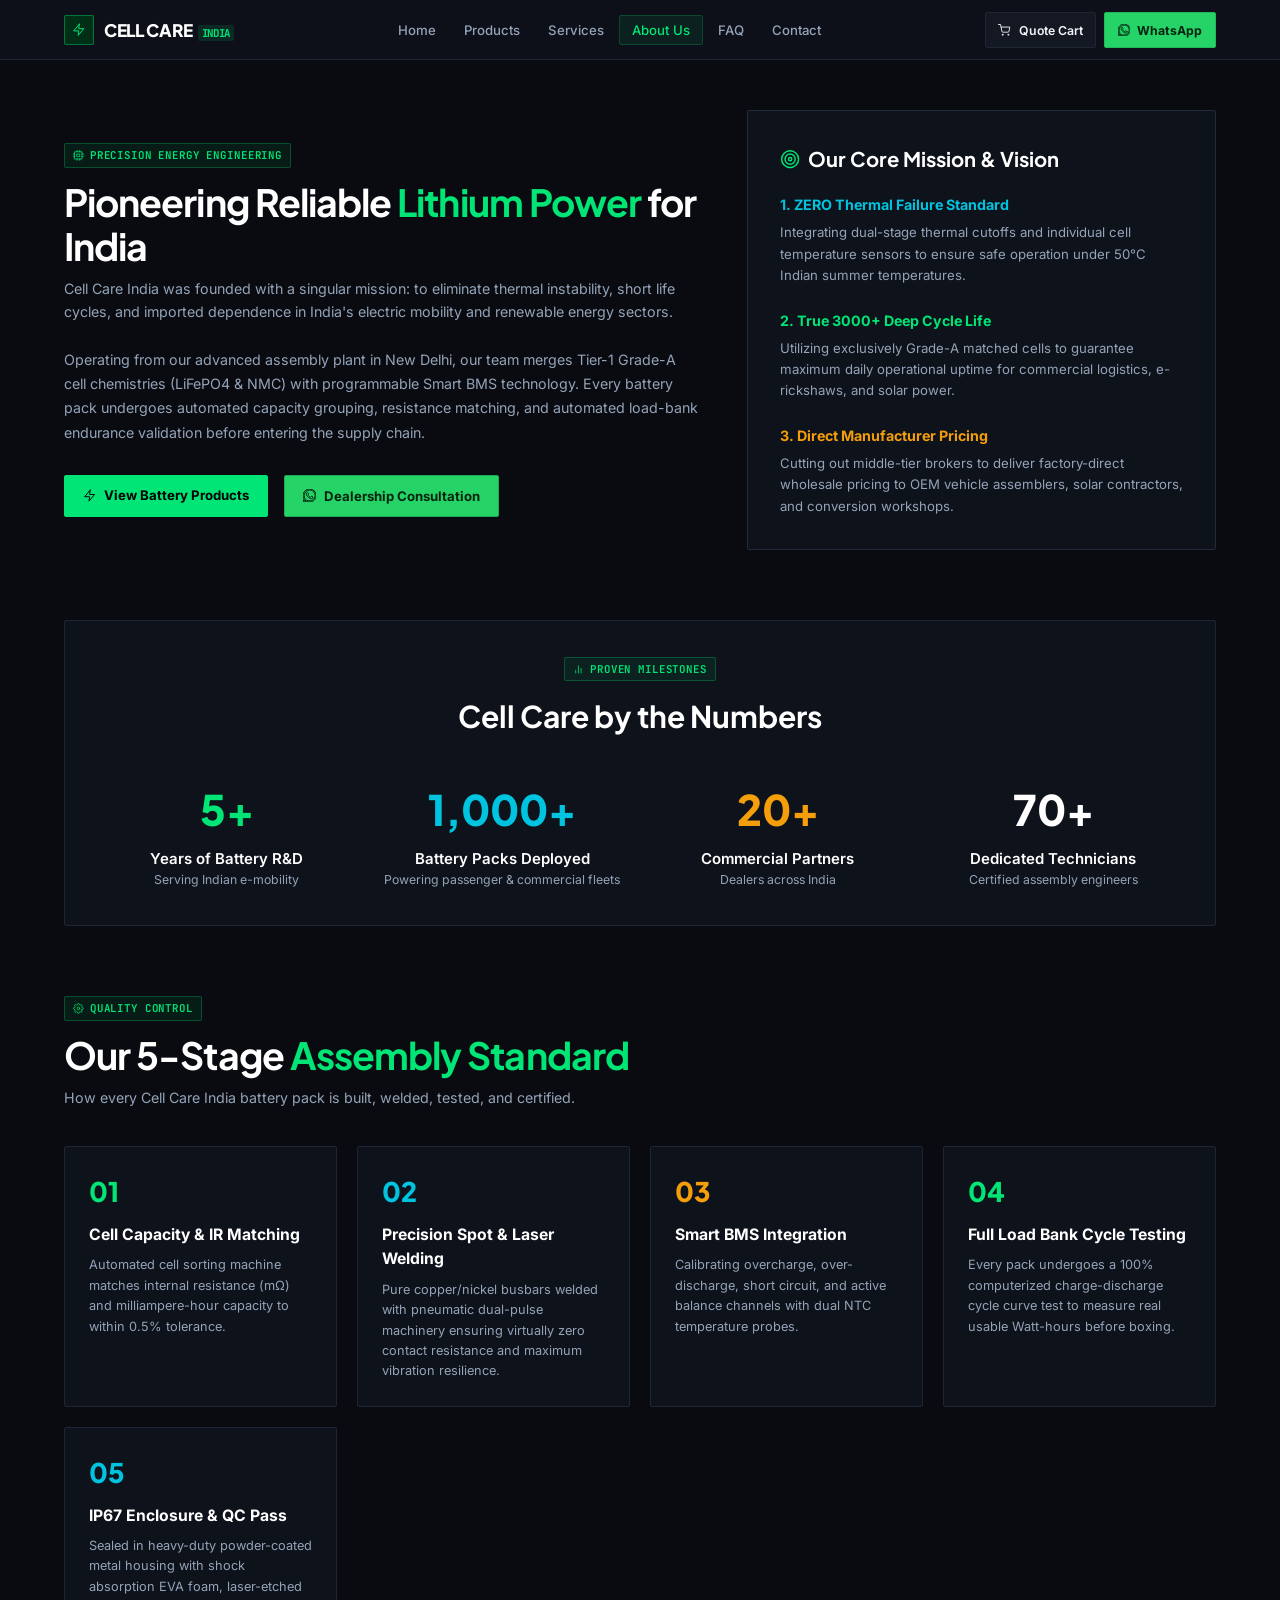
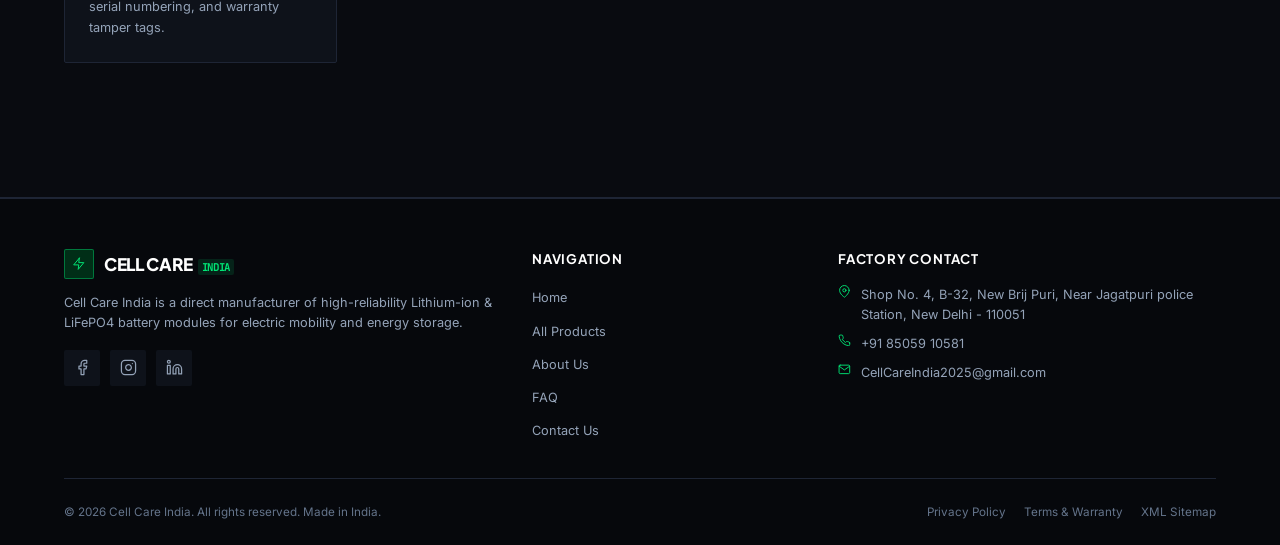
<file: about.html>
<!DOCTYPE html>
<html lang="en">
<head>
  <meta charset="UTF-8" />
  <meta name="viewport" content="width=device-width, initial-scale=1.0" />
  
  <title>About Cell Care India | Lithium Battery Manufacturing &amp; R&amp;D Facility</title>
  <meta name="title" content="About Cell Care India | Lithium Battery Manufacturing &amp; R&amp;D Facility" />
  <meta name="description" content="Discover Cell Care India's state-of-the-art Lithium-ion &amp; LiFePO4 battery assembly facility in New Delhi. Grade-A prismatic cells, laser welding, and active BMS engineering." />
  <meta name="keywords" content="About Cell Care India, battery manufacturer company profile, Delhi lithium battery factory, EV battery assembly plant, battery manufacturer India" />
  <meta name="robots" content="index, follow" />
  <link rel="canonical" href="https://cellcareindia.com/about.html" />
  <meta name="theme-color" content="#00ff7f" />

  <!-- Open Graph -->
  <meta property="og:type" content="website" />
  <meta property="og:url" content="https://cellcareindia.com/about.html" />
  <meta property="og:title" content="About Cell Care India | Battery R&amp;D and Manufacturing" />
  <meta property="og:description" content="Engineering high-safety, long-life Lithium battery packs for electric vehicles and clean energy storage." />
  <meta property="og:image" content="https://cellcareindia.com/assets/images/logo.png" />

  <!-- Breadcrumb Schema -->
  <script type="application/ld+json">
  {
    "@context": "https://schema.org",
    "@type": "BreadcrumbList",
    "itemListElement": [
      {
        "@type": "ListItem",
        "position": 1,
        "name": "Home",
        "item": "https://cellcareindia.com/"
      },
      {
        "@type": "ListItem",
        "position": 2,
        "name": "About Us",
        "item": "https://cellcareindia.com/about.html"
      }
    ]
  }
  </script>

  <!-- Favicons -->
  <link rel="icon" type="image/x-icon" href="favicon.ico" />
  <link rel="shortcut icon" type="image/x-icon" href="favicon.ico" />

  <!-- External Fonts & Icons -->
  <link rel="stylesheet" href="https://cdnjs.cloudflare.com/ajax/libs/font-awesome/6.7.2/css/all.min.css" crossorigin="anonymous" referrerpolicy="no-referrer" />
  
  <!-- Core Design System & Styles -->
  <link rel="stylesheet" href="assets/css/main.css" />
</head>

<body>

  <!-- SITE HEADER & NAVBAR -->
  <header class="site-header">
    <div class="container">
      <nav class="navbar">
        <a href="index.html" class="brand-logo" aria-label="Cell Care India Home">
          <div class="brand-icon-box">
            <svg class="svg-icon" viewBox="0 0 24 24"><polygon points="13 2 3 14 12 14 11 22 21 10 12 10 13 2"></polygon></svg>
          </div>
          <span class="brand-name">CELL CARE <span class="brand-tag">INDIA</span></span>
        </a>

        <ul class="nav-menu">
          <li><a href="index.html" class="nav-link">Home</a></li>
          <li><a href="products.html" class="nav-link">Products</a></li>
          <li><a href="services.html" class="nav-link">Services</a></li>
          <li><a href="about.html" class="nav-link active">About Us</a></li>
          <li><a href="faq.html" class="nav-link">FAQ</a></li>
          <li><a href="contact.html" class="nav-link">Contact</a></li>
        </ul>

        <div class="nav-actions">
          <button class="cart-pill-btn open-quote-drawer" title="View Quotation Cart">
            <svg class="svg-icon" viewBox="0 0 24 24"><circle cx="9" cy="21" r="1"></circle><circle cx="20" cy="21" r="1"></circle><path d="M1 1h4l2.68 13.39a2 2 0 0 0 2 1.61h9.72a2 2 0 0 0 2-1.61L23 6H6"></path></svg>
            <span>Quote Cart</span>
            <span class="cart-badge cart-count-badge" style="display:none;">0</span>
          </button>

          <button class="btn-whatsapp-nav" onclick="CellCare.openWhatsApp('Hello Cell Care India! I want to request a wholesale battery quotation.')">
            <svg class="svg-icon" viewBox="0 0 24 24" fill="currentColor" stroke="none"><path d="M17.472 14.382c-.297-.149-1.758-.867-2.03-.967-.273-.099-.471-.148-.67.15-.197.297-.767.966-.94 1.164-.173.199-.347.223-.644.075-.297-.15-1.255-.463-2.39-1.475-.883-.788-1.48-1.761-1.653-2.059-.173-.297-.018-.458.13-.606.134-.133.298-.347.446-.52.149-.174.198-.298.298-.497.099-.198.05-.371-.025-.52-.075-.149-.669-1.612-.916-2.207-.242-.579-.487-.5-.669-.51-.173-.008-.371-.01-.57-.01-.198 0-.52.074-.792.372-.272.297-1.04 1.016-1.04 2.479 0 1.462 1.065 2.875 1.213 3.074.149.198 2.096 3.2 5.077 4.487.709.306 1.262.489 1.694.625.712.227 1.36.195 1.871.118.571-.085 1.758-.719 2.006-1.413.248-.694.248-1.289.173-1.413-.074-.124-.272-.198-.57-.347m-5.421 7.403h-.004a9.87 9.87 0 01-5.031-1.378l-.361-.214-3.741.982.998-3.648-.235-.374a9.86 9.86 0 01-1.51-5.26c.001-5.45 4.436-9.884 9.888-9.884 2.64 0 5.122 1.03 6.988 2.898a9.825 9.825 0 012.893 6.994c-.003 5.45-4.437 9.884-9.885 9.884m8.413-18.297A11.815 11.815 0 0012.05 0C5.495 0 .16 5.335.157 11.892c0 2.096.547 4.142 1.588 5.945L.057 24l6.305-1.654a11.882 11.882 0 005.683 1.448h.005c6.554 0 11.89-5.335 11.893-11.893a11.821 11.821 0 00-3.48-8.413z"/></svg>
            <span>WhatsApp</span>
          </button>

          <button id="hamburgerBtn" class="hamburger-btn" aria-label="Open Mobile Menu">
            <svg class="svg-icon" viewBox="0 0 24 24"><line x1="3" y1="12" x2="21" y2="12"></line><line x1="3" y1="6" x2="21" y2="6"></line><line x1="3" y1="18" x2="21" y2="18"></line></svg>
          </button>
        </div>
      </nav>
    </div>
  </header>

  <!-- Mobile Sidebar Drawer -->
  <aside id="mobileSidebar" class="mobile-sidebar">
    <div class="mobile-sidebar-header">
      <div class="brand-logo">
        <div class="brand-icon-box">
          <svg class="svg-icon" viewBox="0 0 24 24"><polygon points="13 2 3 14 12 14 11 22 21 10 12 10 13 2"></polygon></svg>
        </div>
        <span class="brand-name">CELL CARE</span>
      </div>
      <button id="closeSidebarBtn" style="background:none; border:none; color:#fff; font-size:1.5rem; cursor:pointer;">&times;</button>
    </div>
    <ul class="mobile-nav-links">
      <li><a href="index.html"><svg class="svg-icon" viewBox="0 0 24 24"><path d="M3 9l9-7 9 7v11a2 2 0 0 1-2 2H5a2 2 0 0 1-2-2z"></path></svg> Home</a></li>
      <li><a href="products.html"><svg class="svg-icon" viewBox="0 0 24 24"><rect x="3" y="3" width="7" height="7"></rect><rect x="14" y="3" width="7" height="7"></rect><rect x="14" y="14" width="7" height="7"></rect><rect x="3" y="14" width="7" height="7"></rect></svg> Products Catalog</a></li>
      <li><a href="services.html"><svg class="svg-icon" viewBox="0 0 24 24"><path d="M14.7 6.3a1 1 0 0 0 0 1.4l1.6 1.6a1 1 0 0 0 1.4 0l3.77-3.77a6 6 0 0 1-7.94 7.94l-6.91 6.91a2.12 2.12 0 0 1-3-3l6.91-6.91a6 6 0 0 1 7.94-7.94l-3.76 3.76z"></path></svg> Services</a></li>
      <li><a href="about.html" class="active"><svg class="svg-icon" viewBox="0 0 24 24"><rect x="4" y="2" width="16" height="20" rx="0"></rect><line x1="9" y1="22" x2="9" y2="12"></line><line x1="15" y1="22" x2="15" y2="12"></line><line x1="15" y1="12" x2="9" y2="12"></line></svg> About Cell Care</a></li>
      <li><a href="faq.html"><svg class="svg-icon" viewBox="0 0 24 24"><circle cx="12" cy="12" r="10"></circle><path d="M9.09 9a3 3 0 0 1 5.83 1c0 2-3 3-3 3"></path><line x1="12" y1="17" x2="12.01" y2="17"></line></svg> FAQ</a></li>
      <li><a href="contact.html"><svg class="svg-icon" viewBox="0 0 24 24"><path d="M22 16.92v3a2 2 0 0 1-2.18 2 19.79 19.79 0 0 1-8.63-3.07 19.5 19.5 0 0 1-6-6 19.79 19.79 0 0 1-3.07-8.67A2 2 0 0 1 4.11 2h3a2 2 0 0 1 2 1.72 12.84 12.84 0 0 0 .7 2.81 2 2 0 0 1-.45 2.11L8.09 9.91a16 16 0 0 0 6 6l1.27-1.27a2 2 0 0 1 2.11-.45 12.84 12.84 0 0 0 2.81.7A2 2 0 0 1 22 16.92z"></path></svg> Contact Us</a></li>
      <li><a href="checkout.html"><svg class="svg-icon" viewBox="0 0 24 24"><circle cx="9" cy="21" r="1"></circle><circle cx="20" cy="21" r="1"></circle><path d="M1 1h4l2.68 13.39a2 2 0 0 0 2 1.61h9.72a2 2 0 0 0 2-1.61L23 6H6"></path></svg> Review Quote</a></li>
    </ul>
  </aside>

  <!-- Global Backdrop -->
  <div id="overlayBackdrop" class="overlay-backdrop"></div>

  <!-- ABOUT HERO & MISSION -->
  <main class="section" style="padding-top: 50px;">
    <div class="container">
      
      <div class="about-hero-grid">
        <div>
          <div class="section-tag">
            <svg class="svg-icon" viewBox="0 0 24 24"><rect x="4" y="4" width="16" height="16" rx="0"></rect><rect x="9" y="9" width="6" height="6"></rect><line x1="9" y1="1" x2="9" y2="4"></line><line x1="15" y1="1" x2="15" y2="4"></line><line x1="9" y1="20" x2="9" y2="23"></line><line x1="15" y1="20" x2="15" y2="23"></line><line x1="20" y1="9" x2="23" y2="9"></line><line x1="20" y1="14" x2="23" y2="14"></line><line x1="1" y1="9" x2="4" y2="9"></line><line x1="1" y1="14" x2="4" y2="14"></line></svg>
            Precision Energy Engineering
          </div>
          <h1 class="section-title">Pioneering Reliable <span>Lithium Power</span> for India</h1>
          <p class="section-subtitle" style="margin-bottom:24px;">
            Cell Care India was founded with a singular mission: to eliminate thermal instability, short life cycles, and imported dependence in India's electric mobility and renewable energy sectors.
          </p>
          <p style="color:var(--text-muted); font-size:0.95rem; line-height:1.7; margin-bottom:30px;">
            Operating from our advanced assembly plant in New Delhi, our team merges Tier-1 Grade-A cell chemistries (LiFePO4 &amp; NMC) with programmable Smart BMS technology. Every battery pack undergoes automated capacity grouping, resistance matching, and automated load-bank endurance validation before entering the supply chain.
          </p>
          
          <div style="display:flex; gap:16px; flex-wrap:wrap;">
            <a href="products.html" class="btn btn-primary">
              <svg class="svg-icon" viewBox="0 0 24 24"><polygon points="13 2 3 14 12 14 11 22 21 10 12 10 13 2"></polygon></svg> View Battery Products
            </a>
            <button class="btn btn-whatsapp" onclick="CellCare.openWhatsApp('Hello Cell Care India! I would like to schedule a factory visit or dealership consultation.')">
              <svg class="svg-icon" viewBox="0 0 24 24" fill="currentColor" stroke="none"><path d="M17.472 14.382c-.297-.149-1.758-.867-2.03-.967-.273-.099-.471-.148-.67.15-.197.297-.767.966-.94 1.164-.173.199-.347.223-.644.075-.297-.15-1.255-.463-2.39-1.475-.883-.788-1.48-1.761-1.653-2.059-.173-.297-.018-.458.13-.606.134-.133.298-.347.446-.52.149-.174.198-.298.298-.497.099-.198.05-.371-.025-.52-.075-.149-.669-1.612-.916-2.207-.242-.579-.487-.5-.669-.51-.173-.008-.371-.01-.57-.01-.198 0-.52.074-.792.372-.272.297-1.04 1.016-1.04 2.479 0 1.462 1.065 2.875 1.213 3.074.149.198 2.096 3.2 5.077 4.487.709.306 1.262.489 1.694.625.712.227 1.36.195 1.871.118.571-.085 1.758-.719 2.006-1.413.248-.694.248-1.289.173-1.413-.074-.124-.272-.198-.57-.347m-5.421 7.403h-.004a9.87 9.87 0 01-5.031-1.378l-.361-.214-3.741.982.998-3.648-.235-.374a9.86 9.86 0 01-1.51-5.26c.001-5.45 4.436-9.884 9.888-9.884 2.64 0 5.122 1.03 6.988 2.898a9.825 9.825 0 012.893 6.994c-.003 5.45-4.437 9.884-9.885 9.884m8.413-18.297A11.815 11.815 0 0012.05 0C5.495 0 .16 5.335.157 11.892c0 2.096.547 4.142 1.588 5.945L.057 24l6.305-1.654a11.882 11.882 0 005.683 1.448h.005c6.554 0 11.89-5.335 11.893-11.893a11.821 11.821 0 00-3.48-8.413z"/></svg> Dealership Consultation
            </button>
          </div>
        </div>

        <div style="background:var(--bg-surface); border:1px solid var(--border-card); border-radius:var(--radius-xs); padding:32px; box-shadow:var(--shadow-md);">
          <h3 style="font-family:var(--font-display); font-size:1.35rem; color:#ffffff; margin-bottom:20px; display:flex; align-items:center; gap:8px;">
            <svg class="svg-icon" style="color:var(--accent-primary);" viewBox="0 0 24 24"><circle cx="12" cy="12" r="10"></circle><circle cx="12" cy="12" r="6"></circle><circle cx="12" cy="12" r="2"></circle></svg>
            Our Core Mission &amp; Vision
          </h3>

          <div style="margin-bottom:24px;">
            <strong style="color:var(--accent-cyan); display:block; margin-bottom:6px; font-size:0.95rem;">1. ZERO Thermal Failure Standard</strong>
            <p style="font-size:0.88rem; color:var(--text-muted); line-height:1.6;">
              Integrating dual-stage thermal cutoffs and individual cell temperature sensors to ensure safe operation under 50°C Indian summer temperatures.
            </p>
          </div>

          <div style="margin-bottom:24px;">
            <strong style="color:var(--accent-primary); display:block; margin-bottom:6px; font-size:0.95rem;">2. True 3000+ Deep Cycle Life</strong>
            <p style="font-size:0.88rem; color:var(--text-muted); line-height:1.6;">
              Utilizing exclusively Grade-A matched cells to guarantee maximum daily operational uptime for commercial logistics, e-rickshaws, and solar power.
            </p>
          </div>

          <div>
            <strong style="color:var(--accent-amber); display:block; margin-bottom:6px; font-size:0.95rem;">3. Direct Manufacturer Pricing</strong>
            <p style="font-size:0.88rem; color:var(--text-muted); line-height:1.6;">
              Cutting out middle-tier brokers to deliver factory-direct wholesale pricing to OEM vehicle assemblers, solar contractors, and conversion workshops.
            </p>
          </div>
        </div>
      </div>

      <!-- LIVE PRODUCTION METRICS (CONNECTS TO /api/stats/) -->
      <section style="background:var(--bg-surface); border:1px solid var(--border-subtle); border-radius:var(--radius-xs); padding:36px; margin-bottom:70px;">
        <div style="text-align:center; max-width:600px; margin:0 auto 36px auto;">
          <div class="section-tag">
            <svg class="svg-icon" viewBox="0 0 24 24"><line x1="18" y1="20" x2="18" y2="10"></line><line x1="12" y1="20" x2="12" y2="4"></line><line x1="6" y1="20" x2="6" y2="14"></line></svg>
            Proven Milestones
          </div>
          <h2 style="font-family:var(--font-display); font-size:2rem; font-weight:700; color:#ffffff;">Cell Care by the Numbers</h2>
        </div>

        <div style="display:grid; grid-template-columns:repeat(auto-fit, minmax(200px, 1fr)); gap:24px; text-align:center;">
          <div>
            <div id="statYears" style="font-family:var(--font-display); font-size:2.8rem; font-weight:800; color:var(--accent-primary);">5+</div>
            <div style="font-weight:600; color:#fff; margin-top:6px;">Years of Battery R&amp;D</div>
            <div style="font-size:0.82rem; color:var(--text-muted);">Serving Indian e-mobility</div>
          </div>
          <div>
            <div id="statSold" style="font-family:var(--font-display); font-size:2.8rem; font-weight:800; color:var(--accent-cyan);">1,000+</div>
            <div style="font-weight:600; color:#fff; margin-top:6px;">Battery Packs Deployed</div>
            <div style="font-size:0.82rem; color:var(--text-muted);">Powering passenger &amp; commercial fleets</div>
          </div>
          <div>
            <div id="statDistributors" style="font-family:var(--font-display); font-size:2.8rem; font-weight:800; color:var(--accent-amber);">20+</div>
            <div style="font-weight:600; color:#fff; margin-top:6px;">Commercial Partners</div>
            <div style="font-size:0.82rem; color:var(--text-muted);">Dealers across India</div>
          </div>
          <div>
            <div id="statEmployees" style="font-family:var(--font-display); font-size:2.8rem; font-weight:800; color:#ffffff;">70+</div>
            <div style="font-weight:600; color:#fff; margin-top:6px;">Dedicated Technicians</div>
            <div style="font-size:0.82rem; color:var(--text-muted);">Certified assembly engineers</div>
          </div>
        </div>
      </section>

      <!-- 5-STAGE MANUFACTURING PROCESS -->
      <section style="margin-bottom:70px;">
        <div class="section-header">
          <div class="section-tag">
            <svg class="svg-icon" viewBox="0 0 24 24"><circle cx="12" cy="12" r="3"></circle><path d="M19.4 15a1.65 1.65 0 0 0 .33 1.82l.06.06a2 2 0 0 1 0 2.83 2 2 0 0 1-2.83 0l-.06-.06a1.65 1.65 0 0 0-1.82-.33 1.65 1.65 0 0 0-1 1.51V21a2 2 0 0 1-2 2 2 2 0 0 1-2-2v-.09A1.65 1.65 0 0 0 9 19.4a1.65 1.65 0 0 0-1.82.33l-.06.06a2 2 0 0 1-2.83 0 2 2 0 0 1 0-2.83l.06-.06a1.65 1.65 0 0 0 .33-1.82 1.65 1.65 0 0 0-1.51-1H3a2 2 0 0 1-2-2 2 2 0 0 1 2-2h.09A1.65 1.65 0 0 0 4.6 9a1.65 1.65 0 0 0-.33-1.82l-.06-.06a2 2 0 0 1 0-2.83 2 2 0 0 1 2.83 0l.06.06a1.65 1.65 0 0 0 1.82.33H9a1.65 1.65 0 0 0 1-1.51V3a2 2 0 0 1 2-2 2 2 0 0 1 2 2v.09a1.65 1.65 0 0 0 1 1.51 1.65 1.65 0 0 0 1.82-.33l.06-.06a2 2 0 0 1 2.83 0 2 2 0 0 1 0 2.83l-.06.06a1.65 1.65 0 0 0-.33 1.82V9a1.65 1.65 0 0 0 1.51 1H21a2 2 0 0 1 2 2 2 2 0 0 1-2 2h-.09a1.65 1.65 0 0 0-1.51 1z"></path></svg>
            Quality Control
          </div>
          <h2 class="section-title">Our 5-Stage <span>Assembly Standard</span></h2>
          <p class="section-subtitle">How every Cell Care India battery pack is built, welded, tested, and certified.</p>
        </div>

        <div style="display:grid; grid-template-columns:repeat(auto-fit, minmax(220px, 1fr)); gap:20px;">
          
          <div style="background:var(--bg-surface); border:1px solid var(--border-subtle); border-radius:var(--radius-xs); padding:24px;">
            <div style="font-family:var(--font-display); font-size:1.8rem; font-weight:800; color:var(--accent-primary); margin-bottom:10px;">01</div>
            <h4 style="color:#ffffff; font-size:1.05rem; margin-bottom:8px;">Cell Capacity &amp; IR Matching</h4>
            <p style="font-size:0.85rem; color:var(--text-muted); line-height:1.6;">Automated cell sorting machine matches internal resistance (mΩ) and milliampere-hour capacity to within 0.5% tolerance.</p>
          </div>

          <div style="background:var(--bg-surface); border:1px solid var(--border-subtle); border-radius:var(--radius-xs); padding:24px;">
            <div style="font-family:var(--font-display); font-size:1.8rem; font-weight:800; color:var(--accent-cyan); margin-bottom:10px;">02</div>
            <h4 style="color:#ffffff; font-size:1.05rem; margin-bottom:8px;">Precision Spot &amp; Laser Welding</h4>
            <p style="font-size:0.85rem; color:var(--text-muted); line-height:1.6;">Pure copper/nickel busbars welded with pneumatic dual-pulse machinery ensuring virtually zero contact resistance and maximum vibration resilience.</p>
          </div>

          <div style="background:var(--bg-surface); border:1px solid var(--border-subtle); border-radius:var(--radius-xs); padding:24px;">
            <div style="font-family:var(--font-display); font-size:1.8rem; font-weight:800; color:var(--accent-amber); margin-bottom:10px;">03</div>
            <h4 style="color:#ffffff; font-size:1.05rem; margin-bottom:8px;">Smart BMS Integration</h4>
            <p style="font-size:0.85rem; color:var(--text-muted); line-height:1.6;">Calibrating overcharge, over-discharge, short circuit, and active balance channels with dual NTC temperature probes.</p>
          </div>

          <div style="background:var(--bg-surface); border:1px solid var(--border-subtle); border-radius:var(--radius-xs); padding:24px;">
            <div style="font-family:var(--font-display); font-size:1.8rem; font-weight:800; color:var(--accent-primary); margin-bottom:10px;">04</div>
            <h4 style="color:#ffffff; font-size:1.05rem; margin-bottom:8px;">Full Load Bank Cycle Testing</h4>
            <p style="font-size:0.85rem; color:var(--text-muted); line-height:1.6;">Every pack undergoes a 100% computerized charge-discharge cycle curve test to measure real usable Watt-hours before boxing.</p>
          </div>

          <div style="background:var(--bg-surface); border:1px solid var(--border-subtle); border-radius:var(--radius-xs); padding:24px;">
            <div style="font-family:var(--font-display); font-size:1.8rem; font-weight:800; color:var(--accent-cyan); margin-bottom:10px;">05</div>
            <h4 style="color:#ffffff; font-size:1.05rem; margin-bottom:8px;">IP67 Enclosure &amp; QC Pass</h4>
            <p style="font-size:0.85rem; color:var(--text-muted); line-height:1.6;">Sealed in heavy-duty powder-coated metal housing with shock absorption EVA foam, laser-etched serial numbering, and warranty tamper tags.</p>
          </div>

        </div>
      </section>

    </div>
  </main>

  <!-- GLOBAL SLIDE-OVER QUOTE DRAWER -->
  <aside id="quoteDrawer" class="quote-drawer">
    <div class="quote-drawer-header">
      <h3>
        <svg class="svg-icon" style="color:var(--accent-primary);" viewBox="0 0 24 24"><circle cx="9" cy="21" r="1"></circle><circle cx="20" cy="21" r="1"></circle><path d="M1 1h4l2.68 13.39a2 2 0 0 0 2 1.61h9.72a2 2 0 0 0 2-1.61L23 6H6"></path></svg>
        Quotation Cart
      </h3>
      <button id="quoteDrawerClose" class="quote-drawer-close">&times;</button>
    </div>
    
    <div id="quoteDrawerItems" class="quote-drawer-body">
      <!-- Populated dynamically by core.js -->
    </div>

    <div class="quote-drawer-footer">
      <div class="quote-summary-row">
        <span id="quoteDrawerCountText" style="color:var(--text-muted); font-family: var(--font-mono); font-size: 0.85rem;">Subtotal</span>
        <span id="quoteDrawerTotal" class="quote-summary-total">₹0</span>
      </div>
      <button id="quoteDrawerProceed" class="btn btn-whatsapp" style="width:100%;">
        <svg class="svg-icon" viewBox="0 0 24 24" fill="currentColor" stroke="none"><path d="M17.472 14.382c-.297-.149-1.758-.867-2.03-.967-.273-.099-.471-.148-.67.15-.197.297-.767.966-.94 1.164-.173.199-.347.223-.644.075-.297-.15-1.255-.463-2.39-1.475-.883-.788-1.48-1.761-1.653-2.059-.173-.297-.018-.458.13-.606.134-.133.298-.347.446-.52.149-.174.198-.298.298-.497.099-.198.05-.371-.025-.52-.075-.149-.669-1.612-.916-2.207-.242-.579-.487-.5-.669-.51-.173-.008-.371-.01-.57-.01-.198 0-.52.074-.792.372-.272.297-1.04 1.016-1.04 2.479 0 1.462 1.065 2.875 1.213 3.074.149.198 2.096 3.2 5.077 4.487.709.306 1.262.489 1.694.625.712.227 1.36.195 1.871.118.571-.085 1.758-.719 2.006-1.413.248-.694.248-1.289.173-1.413-.074-.124-.272-.198-.57-.347m-5.421 7.403h-.004a9.87 9.87 0 01-5.031-1.378l-.361-.214-3.741.982.998-3.648-.235-.374a9.86 9.86 0 01-1.51-5.26c.001-5.45 4.436-9.884 9.888-9.884 2.64 0 5.122 1.03 6.988 2.898a9.825 9.825 0 012.893 6.994c-.003 5.45-4.437 9.884-9.885 9.884m8.413-18.297A11.815 11.815 0 0012.05 0C5.495 0 .16 5.335.157 11.892c0 2.096.547 4.142 1.588 5.945L.057 24l6.305-1.654a11.882 11.882 0 005.683 1.448h.005c6.554 0 11.89-5.335 11.893-11.893a11.821 11.821 0 00-3.48-8.413z"/></svg> Proceed to WhatsApp Checkout
      </button>
    </div>
  </aside>

  <!-- SITE FOOTER -->
  <footer class="site-footer">
    <div class="container">
      <div class="footer-grid">
        <div class="footer-brand">
          <div class="brand-logo">
            <div class="brand-icon-box">
              <svg class="svg-icon" viewBox="0 0 24 24"><polygon points="13 2 3 14 12 14 11 22 21 10 12 10 13 2"></polygon></svg>
            </div>
            <span class="brand-name">CELL CARE <span class="brand-tag">INDIA</span></span>
          </div>
          <p>Cell Care India is a direct manufacturer of high-reliability Lithium-ion &amp; LiFePO4 battery modules for electric mobility and energy storage.</p>
          <div class="footer-socials">
            <a href="https://www.facebook.com/profile.php?id=61567162763508&amp;mibextid=ZbWKwL" target="_blank" rel="noopener noreferrer" class="footer-social-link social-facebook" aria-label="Facebook"><svg class="svg-icon" viewBox="0 0 24 24"><path d="M18 2h-3a5 5 0 0 0-5 5v3H7v4h3v8h4v-8h3l1-4h-4V7a1 1 0 0 1 1-1h3z"></path></svg></a>
            <a href="https://instagram.com/cellcare_india" target="_blank" rel="noopener noreferrer" class="footer-social-link social-instagram" aria-label="Instagram"><svg class="svg-icon" viewBox="0 0 24 24"><rect x="2" y="2" width="20" height="20" rx="5" ry="5"></rect><path d="M16 11.37A4 4 0 1 1 12.63 8 4 4 0 0 1 16 11.37z"></path><line x1="17.5" y1="6.5" x2="17.51" y2="6.5"></line></svg></a>
            <a href="https://www.linkedin.com/in/cell-care-india-931736398" target="_blank" rel="noopener noreferrer" class="footer-social-link social-linkedin" aria-label="LinkedIn"><svg class="svg-icon" viewBox="0 0 24 24"><path d="M16 8a6 6 0 0 1 6 6v7h-4v-7a2 2 0 0 0-2-2 2 2 0 0 0-2 2v7h-4v-7a6 6 0 0 1 6-6z"></path><rect x="2" y="9" width="4" height="12"></rect><circle cx="4" cy="4" r="2"></circle></svg></a>
          </div>
        </div>
        <div class="footer-col">
          <h4>Navigation</h4>
          <ul class="footer-links">
            <li><a href="index.html">Home</a></li>
            <li><a href="products.html">All Products</a></li>
            <li><a href="about.html">About Us</a></li>
            <li><a href="faq.html">FAQ</a></li>
            <li><a href="contact.html">Contact Us</a></li>
          </ul>
        </div>
        <div class="footer-col">
          <h4>Factory Contact</h4>
          <ul class="footer-contact-list">
            <li><svg class="svg-icon" style="color:var(--accent-primary);" viewBox="0 0 24 24"><path d="M21 10c0 7-9 13-9 13s-9-6-9-13a9 9 0 0 1 18 0z"></path><circle cx="12" cy="10" r="3"></circle></svg> <span data-bind="site-address">New Delhi, India</span></li>
            <li><svg class="svg-icon" style="color:var(--accent-primary);" viewBox="0 0 24 24"><path d="M22 16.92v3a2 2 0 0 1-2.18 2 19.79 19.79 0 0 1-8.63-3.07 19.5 19.5 0 0 1-6-6 19.79 19.79 0 0 1-3.07-8.67A2 2 0 0 1 4.11 2h3a2 2 0 0 1 2 1.72 12.84 12.84 0 0 0 .7 2.81 2 2 0 0 1-.45 2.11L8.09 9.91a16 16 0 0 0 6 6l1.27-1.27a2 2 0 0 1 2.11-.45 12.84 12.84 0 0 0 2.81.7A2 2 0 0 1 22 16.92z"></path></svg> <span data-bind="site-phone">+91 85059 10581</span></li>
            <li><svg class="svg-icon" style="color:var(--accent-primary);" viewBox="0 0 24 24"><path d="M4 4h16c1.1 0 2 .9 2 2v12c0 1.1-.9 2-2 2H4c-1.1 0-2-.9-2-2V6c0-1.1.9-2 2-2z"></path><polyline points="22,6 12,13 2,6"></polyline></svg> <span data-bind="site-email">sales@cellcareindia.com</span></li>
          </ul>
        </div>
      </div>
      <div class="footer-bottom">
        <div>© 2026 Cell Care India. All rights reserved. Made in India.</div>
        <div class="footer-bottom-links">
          <a href="privacy.html">Privacy Policy</a>
          <a href="terms.html">Terms &amp; Warranty</a>
          <a href="sitemap.xml">XML Sitemap</a>
        </div>
      </div>
    </div>
  </footer>

  <!-- Scripts -->
  <script src="assets/js/api-config.js"></script>
  <script src="assets/js/core.js"></script>
</body>
</html>
</file>
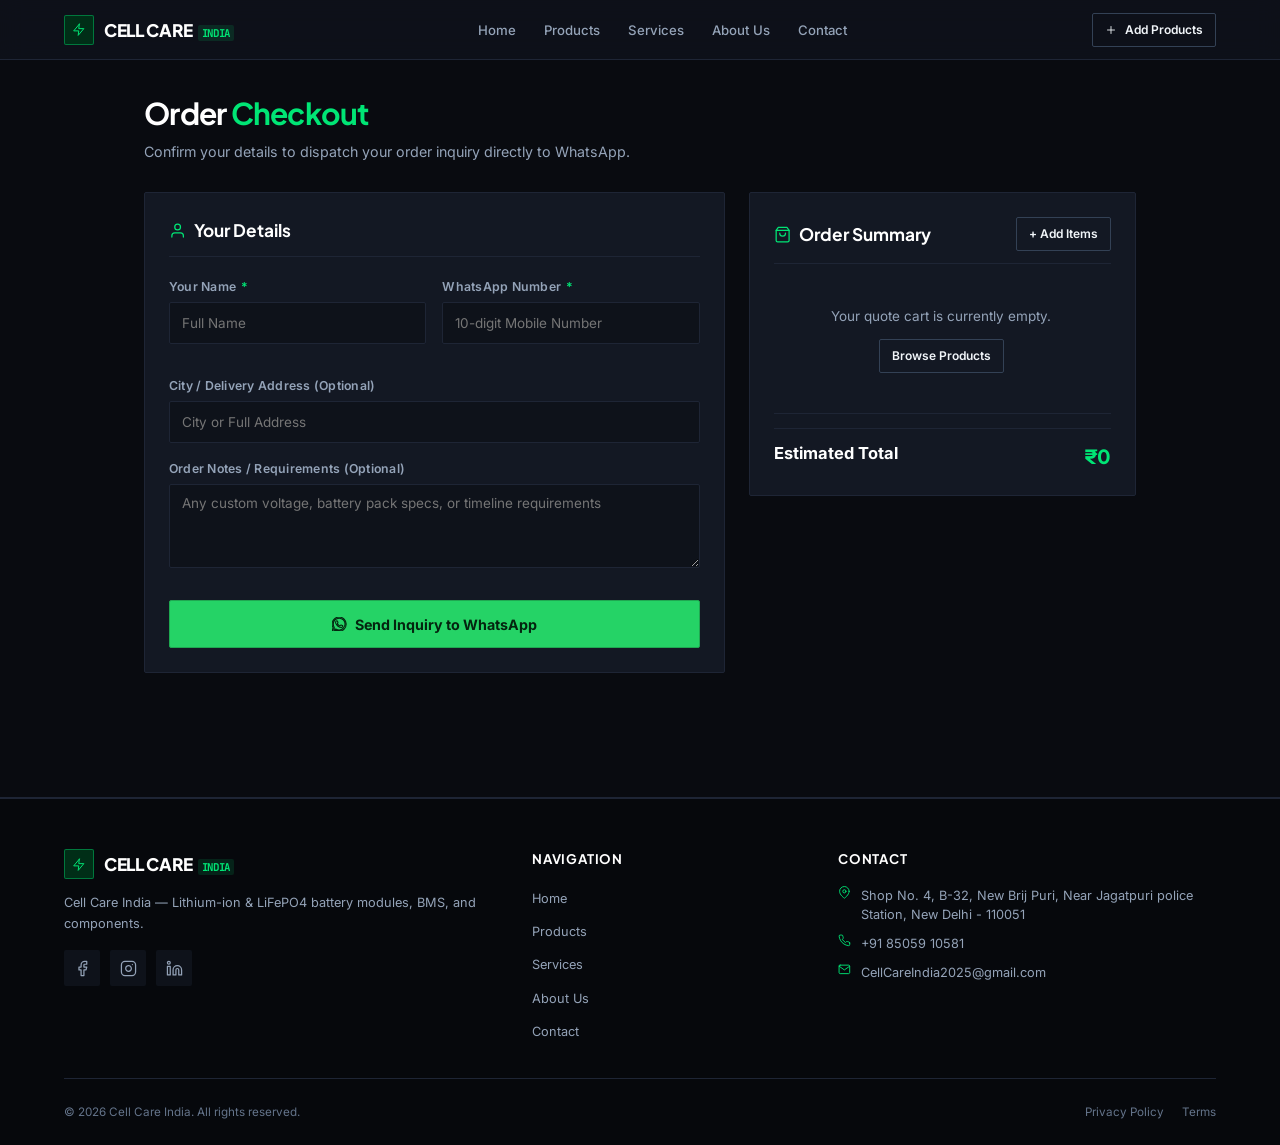
<file: checkout.html>
<!DOCTYPE html>
<html lang="en">
<head>
  <meta charset="UTF-8" />
  <meta name="viewport" content="width=device-width, initial-scale=1.0" />
  
  <title>Order Checkout | Cell Care India</title>
  <meta name="title" content="Order Checkout | Cell Care India" />
  <meta name="description" content="Review your order quotation and send your inquiry directly on WhatsApp to Cell Care India." />
  <meta name="robots" content="noindex, follow" />
  <link rel="canonical" href="https://cellcareindia.com/checkout.html" />
  <meta name="theme-color" content="#00ff7f" />

  <!-- Favicons -->
  <link rel="icon" type="image/x-icon" href="favicon.ico" />
  <link rel="shortcut icon" type="image/x-icon" href="favicon.ico" />

  <!-- External Fonts & Icons -->
  <link rel="stylesheet" href="https://cdnjs.cloudflare.com/ajax/libs/font-awesome/6.7.2/css/all.min.css" crossorigin="anonymous" referrerpolicy="no-referrer" />
  
  <!-- Core Design System & Styles -->
  <link rel="stylesheet" href="assets/css/main.css" />
  <link rel="stylesheet" href="assets/css/checkout.css" />
</head>

<body>

  <!-- SITE HEADER & NAVBAR -->
  <header class="site-header">
    <div class="container">
      <nav class="navbar">
        <a href="index.html" class="brand-logo" aria-label="Cell Care India Home">
          <div class="brand-icon-box">
            <svg class="svg-icon" viewBox="0 0 24 24"><polygon points="13 2 3 14 12 14 11 22 21 10 12 10 13 2"></polygon></svg>
          </div>
          <span class="brand-name">CELL CARE <span class="brand-tag">INDIA</span></span>
        </a>

        <ul class="nav-menu">
          <li><a href="index.html" class="nav-link">Home</a></li>
          <li><a href="products.html" class="nav-link">Products</a></li>
          <li><a href="services.html" class="nav-link">Services</a></li>
          <li><a href="about.html" class="nav-link">About Us</a></li>
          <li><a href="contact.html" class="nav-link">Contact</a></li>
        </ul>

        <div class="nav-actions">
          <a href="products.html" class="btn btn-outline btn-sm">
            <svg class="svg-icon" viewBox="0 0 24 24"><line x1="12" y1="5" x2="12" y2="19"></line><line x1="5" y1="12" x2="19" y2="12"></line></svg> Add Products
          </a>
          <button id="hamburgerBtn" class="hamburger-btn" aria-label="Open Mobile Menu">
            <svg class="svg-icon" viewBox="0 0 24 24"><line x1="3" y1="12" x2="21" y2="12"></line><line x1="3" y1="6" x2="21" y2="6"></line><line x1="3" y1="18" x2="21" y2="18"></line></svg>
          </button>
        </div>
      </nav>
    </div>
  </header>

  <!-- Mobile Sidebar Drawer -->
  <aside id="mobileSidebar" class="mobile-sidebar">
    <div class="mobile-sidebar-header">
      <div class="brand-logo">
        <div class="brand-icon-box">
          <svg class="svg-icon" viewBox="0 0 24 24"><polygon points="13 2 3 14 12 14 11 22 21 10 12 10 13 2"></polygon></svg>
        </div>
        <span class="brand-name">CELL CARE</span>
      </div>
      <button id="closeSidebarBtn" style="background:none; border:none; color:#fff; font-size:1.5rem; cursor:pointer;">&times;</button>
    </div>
    <ul class="mobile-nav-links">
      <li><a href="index.html"><svg class="svg-icon" viewBox="0 0 24 24"><path d="M3 9l9-7 9 7v11a2 2 0 0 1-2 2H5a2 2 0 0 1-2-2z"></path></svg> Home</a></li>
      <li><a href="products.html"><svg class="svg-icon" viewBox="0 0 24 24"><rect x="3" y="3" width="7" height="7"></rect><rect x="14" y="3" width="7" height="7"></rect><rect x="14" y="14" width="7" height="7"></rect><rect x="3" y="14" width="7" height="7"></rect></svg> Products</a></li>
      <li><a href="services.html"><svg class="svg-icon" viewBox="0 0 24 24"><path d="M14.7 6.3a1 1 0 0 0 0 1.4l1.6 1.6a1 1 0 0 0 1.4 0l3.77-3.77a6 6 0 0 1-7.94 7.94l-6.91 6.91a2.12 2.12 0 0 1-3-3l6.91-6.91a6 6 0 0 1 7.94-7.94l-3.76 3.76z"></path></svg> Services</a></li>
      <li><a href="about.html"><svg class="svg-icon" viewBox="0 0 24 24"><rect x="4" y="2" width="16" height="20" rx="0"></rect><line x1="9" y1="22" x2="9" y2="12"></line><line x1="15" y1="22" x2="15" y2="12"></line><line x1="15" y1="12" x2="9" y2="12"></line></svg> About Us</a></li>
      <li><a href="contact.html"><svg class="svg-icon" viewBox="0 0 24 24"><path d="M22 16.92v3a2 2 0 0 1-2.18 2 19.79 19.79 0 0 1-8.63-3.07 19.5 19.5 0 0 1-6-6 19.79 19.79 0 0 1-3.07-8.67A2 2 0 0 1 4.11 2h3a2 2 0 0 1 2 1.72 12.84 12.84 0 0 0 .7 2.81 2 2 0 0 1-.45 2.11L8.09 9.91a16 16 0 0 0 6 6l1.27-1.27a2 2 0 0 1 2.11-.45 12.84 12.84 0 0 0 2.81.7A2 2 0 0 1 22 16.92z"></path></svg> Contact</a></li>
      <li><a href="checkout.html" class="active"><svg class="svg-icon" viewBox="0 0 24 24"><circle cx="9" cy="21" r="1"></circle><circle cx="20" cy="21" r="1"></circle><path d="M1 1h4l2.68 13.39a2 2 0 0 0 2 1.61h9.72a2 2 0 0 0 2-1.61L23 6H6"></path></svg> Checkout</a></li>
    </ul>
  </aside>

  <!-- Global Backdrop -->
  <div id="overlayBackdrop" class="overlay-backdrop"></div>

  <!-- MAIN CHECKOUT CONTENT -->
  <main class="section" style="padding-top: 36px; min-height: 75vh;">
    <div class="container" style="max-width: 1040px;">
      
      <div class="section-header" style="text-align: left; margin-bottom: 28px;">
        <h1 class="section-title" style="font-size: 2rem;">Order <span>Checkout</span></h1>
        <p class="section-subtitle" style="font-size: 0.95rem; margin-top: 4px;">
          Confirm your details to dispatch your order inquiry directly to WhatsApp.
        </p>
      </div>

      <!-- 2-COLUMN CHECKOUT GRID -->
      <div class="checkout-grid">
        
        <!-- Left: Customer Details Form -->
        <section class="checkout-card">
          <h2 class="checkout-card-title">
            <svg class="svg-icon" style="color:var(--accent-primary);" viewBox="0 0 24 24"><path d="M20 21v-2a4 4 0 0 0-4-4H8a4 4 0 0 0-4 4v2"></path><circle cx="12" cy="7" r="4"></circle></svg>
            Your Details
          </h2>

          <form id="checkoutOrderForm" novalidate>
            
            <div class="form-grid-2">
              <div class="form-group">
                <label for="custName">Your Name <span class="req">*</span></label>
                <input id="custName" type="text" class="form-control" placeholder="Full Name" required />
              </div>

              <div class="form-group">
                <label for="custPhone">WhatsApp Number <span class="req">*</span></label>
                <input id="custPhone" type="tel" class="form-control" placeholder="10-digit Mobile Number" inputmode="tel" required />
              </div>
            </div>

            <div class="form-group">
              <label for="custAddress">City / Delivery Address (Optional)</label>
              <input id="custAddress" type="text" class="form-control" placeholder="City or Full Address" />
            </div>

            <div class="form-group">
              <label for="custNotes">Order Notes / Requirements (Optional)</label>
              <textarea id="custNotes" class="form-control" placeholder="Any custom voltage, battery pack specs, or timeline requirements"></textarea>
            </div>

            <!-- Submit Button -->
            <button type="submit" id="checkoutSubmitBtn" class="btn btn-whatsapp btn-lg" style="width: 100%; margin-top: 10px;">
              <svg class="svg-icon" viewBox="0 0 24 24" fill="currentColor" stroke="none"><path d="M17.472 14.382c-.297-.149-1.758-.867-2.03-.967-.273-.099-.471-.148-.67.15-.197.297-.767.966-.94 1.164-.173.199-.347.223-.644.075-.297-.15-1.255-.463-2.39-1.475-.883-.788-1.48-1.761-1.653-2.059-.173-.297-.018-.458.13-.606.134-.133.298-.347.446-.52.149-.174.198-.298.298-.497.099-.198.05-.371-.025-.52-.075-.149-.669-1.612-.916-2.207-.242-.579-.487-.5-.669-.51-.173-.008-.371-.01-.57-.01-.198 0-.52.074-.792.372-.272.297-1.04 1.016-1.04 2.479 0 1.462 1.065 2.875 1.213 3.074.149.198 2.096 3.2 5.077 4.487.709.306 1.262.489 1.694.625.712.227 1.36.195 1.871.118.571-.085 1.758-.719 2.006-1.413.248-.694.248-1.289.173-1.413-.074-.124-.272-.198-.57-.347m-5.421 7.403h-.004a9.87 9.87 0 01-5.031-1.378l-.361-.214-3.741.982.998-3.648-.235-.374a9.86 9.86 0 01-1.51-5.26c.001-5.45 4.436-9.884 9.888-9.884 2.64 0 5.122 1.03 6.988 2.898a9.825 9.825 0 012.893 6.994c-.003 5.45-4.437 9.884-9.885 9.884m8.413-18.297A11.815 11.815 0 0012.05 0C5.495 0 .16 5.335.157 11.892c0 2.096.547 4.142 1.588 5.945L.057 24l6.305-1.654a11.882 11.882 0 005.683 1.448h.005c6.554 0 11.89-5.335 11.893-11.893a11.821 11.821 0 00-3.48-8.413z"/></svg> Send Order to WhatsApp
            </button>

          </form>
        </section>

        <!-- Right: Order Summary Sidebar -->
        <aside class="order-summary-sidebar">
          <div class="checkout-card">
            <div style="display:flex; justify-content:space-between; align-items:center; margin-bottom: 18px; padding-bottom: 12px; border-bottom: 1px solid var(--border-subtle);">
              <h2 class="checkout-card-title" style="margin-bottom:0; padding-bottom:0; border-bottom:none;">
                <svg class="svg-icon" style="color:var(--accent-primary);" viewBox="0 0 24 24"><path d="M6 2L3 6v14a2 2 0 0 0 2 2h14a2 2 0 0 0 2-2V6l-3-4z"></path><line x1="3" y1="6" x2="21" y2="6"></line><path d="M16 10a4 4 0 0 1-8 0"></path></svg>
                Order Summary
              </h2>
              <a href="products.html" class="btn btn-outline btn-sm" style="padding: 6px 12px; font-size: 0.8rem;">
                + Add Items
              </a>
            </div>

            <!-- Items List -->
            <div id="checkoutItemList" class="order-items-list">
              <!-- Rendered by checkout.js -->
            </div>

            <!-- Financial Breakdown -->
            <div class="order-breakdown">
              <div class="order-breakdown-row total-row">
                <span>Estimated Total</span>
                <span id="checkoutTotalVal">₹0</span>
              </div>
            </div>

          </div>
        </aside>

      </div>

    </div>
  </main>

  <!-- SITE FOOTER -->
  <footer class="site-footer">
    <div class="container">
      <div class="footer-grid">
        <div class="footer-brand">
          <div class="brand-logo">
            <div class="brand-icon-box">
              <svg class="svg-icon" viewBox="0 0 24 24"><polygon points="13 2 3 14 12 14 11 22 21 10 12 10 13 2"></polygon></svg>
            </div>
            <span class="brand-name">CELL CARE <span class="brand-tag">INDIA</span></span>
          </div>
          <p>Cell Care India — Lithium-ion &amp; LiFePO4 battery modules, BMS, and components.</p>
          <div class="footer-socials">
            <a href="https://www.facebook.com/profile.php?id=61567162763508&amp;mibextid=ZbWKwL" target="_blank" rel="noopener noreferrer" class="footer-social-link social-facebook" aria-label="Facebook"><svg class="svg-icon" viewBox="0 0 24 24"><path d="M18 2h-3a5 5 0 0 0-5 5v3H7v4h3v8h4v-8h3l1-4h-4V7a1 1 0 0 1 1-1h3z"></path></svg></a>
            <a href="https://instagram.com/cellcare_india" target="_blank" rel="noopener noreferrer" class="footer-social-link social-instagram" aria-label="Instagram"><svg class="svg-icon" viewBox="0 0 24 24"><rect x="2" y="2" width="20" height="20" rx="5" ry="5"></rect><path d="M16 11.37A4 4 0 1 1 12.63 8 4 4 0 0 1 16 11.37z"></path><line x1="17.5" y1="6.5" x2="17.51" y2="6.5"></line></svg></a>
            <a href="https://www.linkedin.com/in/cell-care-india-931736398" target="_blank" rel="noopener noreferrer" class="footer-social-link social-linkedin" aria-label="LinkedIn"><svg class="svg-icon" viewBox="0 0 24 24"><path d="M16 8a6 6 0 0 1 6 6v7h-4v-7a2 2 0 0 0-2-2 2 2 0 0 0-2 2v7h-4v-7a6 6 0 0 1 6-6z"></path><rect x="2" y="9" width="4" height="12"></rect><circle cx="4" cy="4" r="2"></circle></svg></a>
          </div>
        </div>
        <div class="footer-col">
          <h4>Navigation</h4>
          <ul class="footer-links">
            <li><a href="index.html">Home</a></li>
            <li><a href="products.html">Products</a></li>
            <li><a href="services.html">Services</a></li>
            <li><a href="about.html">About Us</a></li>
            <li><a href="contact.html">Contact</a></li>
          </ul>
        </div>
        <div class="footer-col">
          <h4>Contact</h4>
          <ul class="footer-contact-list">
            <li><svg class="svg-icon" style="color:var(--accent-primary);" viewBox="0 0 24 24"><path d="M21 10c0 7-9 13-9 13s-9-6-9-13a9 9 0 0 1 18 0z"></path><circle cx="12" cy="10" r="3"></circle></svg> <span data-bind="site-address">New Delhi, India</span></li>
            <li><svg class="svg-icon" style="color:var(--accent-primary);" viewBox="0 0 24 24"><path d="M22 16.92v3a2 2 0 0 1-2.18 2 19.79 19.79 0 0 1-8.63-3.07 19.5 19.5 0 0 1-6-6 19.79 19.79 0 0 1-3.07-8.67A2 2 0 0 1 4.11 2h3a2 2 0 0 1 2 1.72 12.84 12.84 0 0 0 .7 2.81 2 2 0 0 1-.45 2.11L8.09 9.91a16 16 0 0 0 6 6l1.27-1.27a2 2 0 0 1 2.11-.45 12.84 12.84 0 0 0 2.81.7A2 2 0 0 1 22 16.92z"></path></svg> <span data-bind="site-phone">+91 85059 10581</span></li>
            <li><svg class="svg-icon" style="color:var(--accent-primary);" viewBox="0 0 24 24"><path d="M4 4h16c1.1 0 2 .9 2 2v12c0 1.1-.9 2-2 2H4c-1.1 0-2-.9-2-2V6c0-1.1.9-2 2-2z"></path><polyline points="22,6 12,13 2,6"></polyline></svg> <span data-bind="site-email">sales@cellcareindia.com</span></li>
          </ul>
        </div>
      </div>
      <div class="footer-bottom">
        <div>© 2026 Cell Care India. All rights reserved.</div>
        <div class="footer-bottom-links">
          <a href="privacy.html">Privacy Policy</a>
          <a href="terms.html">Terms</a>
        </div>
      </div>
    </div>
  </footer>

  <!-- Scripts -->
  <script src="assets/js/api-config.js"></script>
  <script src="assets/js/core.js"></script>
  <script src="assets/js/checkout.js"></script>
</body>
</html>
</file>
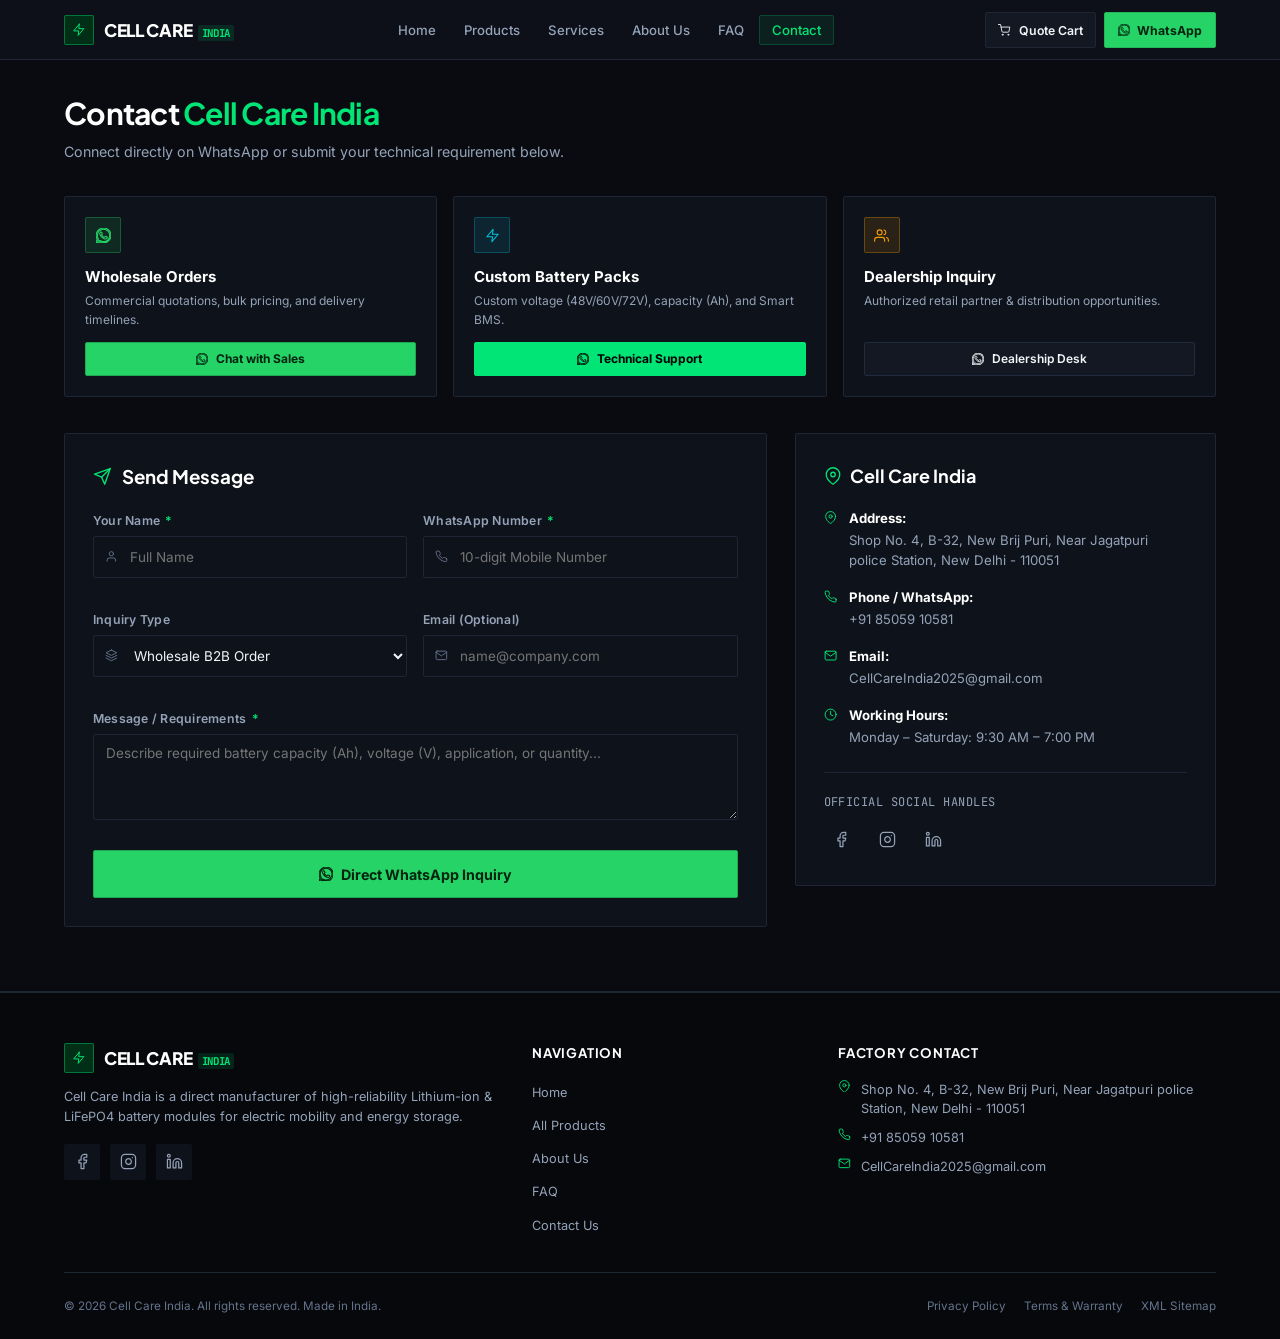
<file: contact.html>
<!DOCTYPE html>
<html lang="en">
<head>
  <meta charset="UTF-8" />
  <meta name="viewport" content="width=device-width, initial-scale=1.0" />
  
  <title>Contact Us &amp; WhatsApp Direct Connect | Cell Care India</title>
  <meta name="title" content="Contact Us &amp; WhatsApp Direct Connect | Cell Care India" />
  <meta name="description" content="Connect directly with Cell Care India battery engineers and wholesale sales team via WhatsApp, phone, or email. Fast quotations for EV and solar energy storage battery packs." />
  <meta name="keywords" content="Contact Cell Care India, battery manufacturer phone number, WhatsApp battery quote, EV battery Delhi address, Cell Care India dealer inquiry" />
  <meta name="robots" content="index, follow" />
  <link rel="canonical" href="https://cellcareindia.com/contact.html" />
  <meta name="theme-color" content="#00ff7f" />

  <!-- Open Graph -->
  <meta property="og:type" content="website" />
  <meta property="og:url" content="https://cellcareindia.com/contact.html" />
  <meta property="og:title" content="Contact Cell Care India | WhatsApp Direct Support" />
  <meta property="og:description" content="Connect directly with our engineering and wholesale sales department on WhatsApp." />
  <meta property="og:image" content="https://cellcareindia.com/assets/images/logo.png" />

  <!-- Breadcrumb Schema -->
  <script type="application/ld+json">
  {
    "@context": "https://schema.org",
    "@type": "BreadcrumbList",
    "itemListElement": [
      {
        "@type": "ListItem",
        "position": 1,
        "name": "Home",
        "item": "https://cellcareindia.com/"
      },
      {
        "@type": "ListItem",
        "position": 2,
        "name": "Contact Us",
        "item": "https://cellcareindia.com/contact.html"
      }
    ]
  }
  </script>

  <!-- Favicons -->
  <link rel="icon" type="image/x-icon" href="favicon.ico" />
  <link rel="shortcut icon" type="image/x-icon" href="favicon.ico" />

  <!-- External Fonts & Icons -->
  <link rel="stylesheet" href="https://cdnjs.cloudflare.com/ajax/libs/font-awesome/6.7.2/css/all.min.css" crossorigin="anonymous" referrerpolicy="no-referrer" />
  
  <!-- Core Design System & Styles -->
  <link rel="stylesheet" href="assets/css/main.css" />
</head>

<body>

  <!-- SITE HEADER & NAVBAR -->
  <header class="site-header">
    <div class="container">
      <nav class="navbar">
        <a href="index.html" class="brand-logo" aria-label="Cell Care India Home">
          <div class="brand-icon-box">
            <svg class="svg-icon" viewBox="0 0 24 24"><polygon points="13 2 3 14 12 14 11 22 21 10 12 10 13 2"></polygon></svg>
          </div>
          <span class="brand-name">CELL CARE <span class="brand-tag">INDIA</span></span>
        </a>

        <ul class="nav-menu">
          <li><a href="index.html" class="nav-link">Home</a></li>
          <li><a href="products.html" class="nav-link">Products</a></li>
          <li><a href="services.html" class="nav-link">Services</a></li>
          <li><a href="about.html" class="nav-link">About Us</a></li>
          <li><a href="faq.html" class="nav-link">FAQ</a></li>
          <li><a href="contact.html" class="nav-link active">Contact</a></li>
        </ul>

        <div class="nav-actions">
          <button class="cart-pill-btn open-quote-drawer" title="View Quotation Cart">
            <svg class="svg-icon" viewBox="0 0 24 24"><circle cx="9" cy="21" r="1"></circle><circle cx="20" cy="21" r="1"></circle><path d="M1 1h4l2.68 13.39a2 2 0 0 0 2 1.61h9.72a2 2 0 0 0 2-1.61L23 6H6"></path></svg>
            <span>Quote Cart</span>
            <span class="cart-badge cart-count-badge" style="display:none;">0</span>
          </button>

          <button class="btn-whatsapp-nav" onclick="CellCare.openWhatsApp('Hello Cell Care India! I want to request a wholesale battery quotation.')">
            <svg class="svg-icon" viewBox="0 0 24 24" fill="currentColor" stroke="none"><path d="M17.472 14.382c-.297-.149-1.758-.867-2.03-.967-.273-.099-.471-.148-.67.15-.197.297-.767.966-.94 1.164-.173.199-.347.223-.644.075-.297-.15-1.255-.463-2.39-1.475-.883-.788-1.48-1.761-1.653-2.059-.173-.297-.018-.458.13-.606.134-.133.298-.347.446-.52.149-.174.198-.298.298-.497.099-.198.05-.371-.025-.52-.075-.149-.669-1.612-.916-2.207-.242-.579-.487-.5-.669-.51-.173-.008-.371-.01-.57-.01-.198 0-.52.074-.792.372-.272.297-1.04 1.016-1.04 2.479 0 1.462 1.065 2.875 1.213 3.074.149.198 2.096 3.2 5.077 4.487.709.306 1.262.489 1.694.625.712.227 1.36.195 1.871.118.571-.085 1.758-.719 2.006-1.413.248-.694.248-1.289.173-1.413-.074-.124-.272-.198-.57-.347m-5.421 7.403h-.004a9.87 9.87 0 01-5.031-1.378l-.361-.214-3.741.982.998-3.648-.235-.374a9.86 9.86 0 01-1.51-5.26c.001-5.45 4.436-9.884 9.888-9.884 2.64 0 5.122 1.03 6.988 2.898a9.825 9.825 0 012.893 6.994c-.003 5.45-4.437 9.884-9.885 9.884m8.413-18.297A11.815 11.815 0 0012.05 0C5.495 0 .16 5.335.157 11.892c0 2.096.547 4.142 1.588 5.945L.057 24l6.305-1.654a11.882 11.882 0 005.683 1.448h.005c6.554 0 11.89-5.335 11.893-11.893a11.821 11.821 0 00-3.48-8.413z"/></svg>
            <span>WhatsApp</span>
          </button>

          <button id="hamburgerBtn" class="hamburger-btn" aria-label="Open Mobile Menu">
            <svg class="svg-icon" viewBox="0 0 24 24"><line x1="3" y1="12" x2="21" y2="12"></line><line x1="3" y1="6" x2="21" y2="6"></line><line x1="3" y1="18" x2="21" y2="18"></line></svg>
          </button>
        </div>
      </nav>
    </div>
  </header>

  <!-- Mobile Sidebar Drawer -->
  <aside id="mobileSidebar" class="mobile-sidebar">
    <div class="mobile-sidebar-header">
      <div class="brand-logo">
        <div class="brand-icon-box">
          <svg class="svg-icon" viewBox="0 0 24 24"><polygon points="13 2 3 14 12 14 11 22 21 10 12 10 13 2"></polygon></svg>
        </div>
        <span class="brand-name">CELL CARE</span>
      </div>
      <button id="closeSidebarBtn" style="background:none; border:none; color:#fff; font-size:1.5rem; cursor:pointer;">&times;</button>
    </div>
    <ul class="mobile-nav-links">
      <li><a href="index.html"><svg class="svg-icon" viewBox="0 0 24 24"><path d="M3 9l9-7 9 7v11a2 2 0 0 1-2 2H5a2 2 0 0 1-2-2z"></path></svg> Home</a></li>
      <li><a href="products.html"><svg class="svg-icon" viewBox="0 0 24 24"><rect x="3" y="3" width="7" height="7"></rect><rect x="14" y="3" width="7" height="7"></rect><rect x="14" y="14" width="7" height="7"></rect><rect x="3" y="14" width="7" height="7"></rect></svg> Products Catalog</a></li>
      <li><a href="services.html"><svg class="svg-icon" viewBox="0 0 24 24"><path d="M14.7 6.3a1 1 0 0 0 0 1.4l1.6 1.6a1 1 0 0 0 1.4 0l3.77-3.77a6 6 0 0 1-7.94 7.94l-6.91 6.91a2.12 2.12 0 0 1-3-3l6.91-6.91a6 6 0 0 1 7.94-7.94l-3.76 3.76z"></path></svg> Services</a></li>
      <li><a href="about.html"><svg class="svg-icon" viewBox="0 0 24 24"><rect x="4" y="2" width="16" height="20" rx="0"></rect><line x1="9" y1="22" x2="9" y2="12"></line><line x1="15" y1="22" x2="15" y2="12"></line><line x1="15" y1="12" x2="9" y2="12"></line></svg> About Cell Care</a></li>
      <li><a href="faq.html"><svg class="svg-icon" viewBox="0 0 24 24"><circle cx="12" cy="12" r="10"></circle><path d="M9.09 9a3 3 0 0 1 5.83 1c0 2-3 3-3 3"></path><line x1="12" y1="17" x2="12.01" y2="17"></line></svg> FAQ</a></li>
      <li><a href="contact.html" class="active"><svg class="svg-icon" viewBox="0 0 24 24"><path d="M22 16.92v3a2 2 0 0 1-2.18 2 19.79 19.79 0 0 1-8.63-3.07 19.5 19.5 0 0 1-6-6 19.79 19.79 0 0 1-3.07-8.67A2 2 0 0 1 4.11 2h3a2 2 0 0 1 2 1.72 12.84 12.84 0 0 0 .7 2.81 2 2 0 0 1-.45 2.11L8.09 9.91a16 16 0 0 0 6 6l1.27-1.27a2 2 0 0 1 2.11-.45 12.84 12.84 0 0 0 2.81.7A2 2 0 0 1 22 16.92z"></path></svg> Contact Us</a></li>
      <li><a href="checkout.html"><svg class="svg-icon" viewBox="0 0 24 24"><circle cx="9" cy="21" r="1"></circle><circle cx="20" cy="21" r="1"></circle><path d="M1 1h4l2.68 13.39a2 2 0 0 0 2 1.61h9.72a2 2 0 0 0 2-1.61L23 6H6"></path></svg> Review Quote</a></li>
    </ul>
  </aside>

  <!-- Global Backdrop -->
  <div id="overlayBackdrop" class="overlay-backdrop"></div>

  <!-- MAIN CONTACT CONTENT -->
  <main class="section" style="padding-top: 36px; min-height: 75vh;">
    <div class="container">
      
      <div class="section-header" style="text-align: left; margin-bottom: 32px;">
        <h1 class="section-title" style="font-size: 2rem;">Contact <span>Cell Care India</span></h1>
        <p class="section-subtitle" style="font-size: 0.95rem;">
          Connect directly on WhatsApp or submit your technical requirement below.
        </p>
      </div>

      <!-- 3 DIRECT QUICK CONNECT CARDS -->
      <section style="display:grid; grid-template-columns:repeat(auto-fit, minmax(260px, 1fr)); gap:16px; margin-bottom:36px;">
        
        <div style="background:var(--bg-surface); border:1px solid var(--border-subtle); border-radius:var(--radius-xs); padding:20px; display:flex; flex-direction:column; gap:12px;">
          <div style="width:36px; height:36px; border-radius:var(--radius-xs); background:rgba(37,211,102,0.12); border:1px solid rgba(37,211,102,0.3); display:flex; align-items:center; justify-content:center; color:#25d366;">
            <svg class="svg-icon" viewBox="0 0 24 24" fill="currentColor" stroke="none"><path d="M17.472 14.382c-.297-.149-1.758-.867-2.03-.967-.273-.099-.471-.148-.67.15-.197.297-.767.966-.94 1.164-.173.199-.347.223-.644.075-.297-.15-1.255-.463-2.39-1.475-.883-.788-1.48-1.761-1.653-2.059-.173-.297-.018-.458.13-.606.134-.133.298-.347.446-.52.149-.174.198-.298.298-.497.099-.198.05-.371-.025-.52-.075-.149-.669-1.612-.916-2.207-.242-.579-.487-.5-.669-.51-.173-.008-.371-.01-.57-.01-.198 0-.52.074-.792.372-.272.297-1.04 1.016-1.04 2.479 0 1.462 1.065 2.875 1.213 3.074.149.198 2.096 3.2 5.077 4.487.709.306 1.262.489 1.694.625.712.227 1.36.195 1.871.118.571-.085 1.758-.719 2.006-1.413.248-.694.248-1.289.173-1.413-.074-.124-.272-.198-.57-.347m-5.421 7.403h-.004a9.87 9.87 0 01-5.031-1.378l-.361-.214-3.741.982.998-3.648-.235-.374a9.86 9.86 0 01-1.51-5.26c.001-5.45 4.436-9.884 9.888-9.884 2.64 0 5.122 1.03 6.988 2.898a9.825 9.825 0 012.893 6.994c-.003 5.45-4.437 9.884-9.885 9.884m8.413-18.297A11.815 11.815 0 0012.05 0C5.495 0 .16 5.335.157 11.892c0 2.096.547 4.142 1.588 5.945L.057 24l6.305-1.654a11.882 11.882 0 005.683 1.448h.005c6.554 0 11.89-5.335 11.893-11.893a11.821 11.821 0 00-3.48-8.413z"/></svg>
          </div>
          <div>
            <h3 style="font-size:1rem; color:#ffffff; margin-bottom:4px; font-weight:700;">Wholesale Orders</h3>
            <p style="font-size:0.8rem; color:var(--text-muted);">Commercial quotations, bulk pricing, and delivery timelines.</p>
          </div>
          <button id="quickConnectSales" class="btn btn-whatsapp btn-sm" style="width:100%; margin-top:auto;">
            <svg class="svg-icon" viewBox="0 0 24 24" fill="currentColor" stroke="none"><path d="M17.472 14.382c-.297-.149-1.758-.867-2.03-.967-.273-.099-.471-.148-.67.15-.197.297-.767.966-.94 1.164-.173.199-.347.223-.644.075-.297-.15-1.255-.463-2.39-1.475-.883-.788-1.48-1.761-1.653-2.059-.173-.297-.018-.458.13-.606.134-.133.298-.347.446-.52.149-.174.198-.298.298-.497.099-.198.05-.371-.025-.52-.075-.149-.669-1.612-.916-2.207-.242-.579-.487-.5-.669-.51-.173-.008-.371-.01-.57-.01-.198 0-.52.074-.792.372-.272.297-1.04 1.016-1.04 2.479 0 1.462 1.065 2.875 1.213 3.074.149.198 2.096 3.2 5.077 4.487.709.306 1.262.489 1.694.625.712.227 1.36.195 1.871.118.571-.085 1.758-.719 2.006-1.413.248-.694.248-1.289.173-1.413-.074-.124-.272-.198-.57-.347m-5.421 7.403h-.004a9.87 9.87 0 01-5.031-1.378l-.361-.214-3.741.982.998-3.648-.235-.374a9.86 9.86 0 01-1.51-5.26c.001-5.45 4.436-9.884 9.888-9.884 2.64 0 5.122 1.03 6.988 2.898a9.825 9.825 0 012.893 6.994c-.003 5.45-4.437 9.884-9.885 9.884m8.413-18.297A11.815 11.815 0 0012.05 0C5.495 0 .16 5.335.157 11.892c0 2.096.547 4.142 1.588 5.945L.057 24l6.305-1.654a11.882 11.882 0 005.683 1.448h.005c6.554 0 11.89-5.335 11.893-11.893a11.821 11.821 0 00-3.48-8.413z"/></svg> Chat with Sales
          </button>
        </div>

        <div style="background:var(--bg-surface); border:1px solid var(--border-subtle); border-radius:var(--radius-xs); padding:20px; display:flex; flex-direction:column; gap:12px;">
          <div style="width:36px; height:36px; border-radius:var(--radius-xs); background:rgba(6,182,212,0.12); border:1px solid rgba(6,182,212,0.3); display:flex; align-items:center; justify-content:center; color:var(--accent-cyan);">
            <svg class="svg-icon" viewBox="0 0 24 24"><polygon points="13 2 3 14 12 14 11 22 21 10 12 10 13 2"></polygon></svg>
          </div>
          <div>
            <h3 style="font-size:1rem; color:#ffffff; margin-bottom:4px; font-weight:700;">Custom Battery Packs</h3>
            <p style="font-size:0.8rem; color:var(--text-muted);">Custom voltage (48V/60V/72V), capacity (Ah), and Smart BMS.</p>
          </div>
          <button id="quickConnectTech" class="btn btn-primary btn-sm" style="width:100%; margin-top:auto;">
            <svg class="svg-icon" viewBox="0 0 24 24" fill="currentColor" stroke="none"><path d="M17.472 14.382c-.297-.149-1.758-.867-2.03-.967-.273-.099-.471-.148-.67.15-.197.297-.767.966-.94 1.164-.173.199-.347.223-.644.075-.297-.15-1.255-.463-2.39-1.475-.883-.788-1.48-1.761-1.653-2.059-.173-.297-.018-.458.13-.606.134-.133.298-.347.446-.52.149-.174.198-.298.298-.497.099-.198.05-.371-.025-.52-.075-.149-.669-1.612-.916-2.207-.242-.579-.487-.5-.669-.51-.173-.008-.371-.01-.57-.01-.198 0-.52.074-.792.372-.272.297-1.04 1.016-1.04 2.479 0 1.462 1.065 2.875 1.213 3.074.149.198 2.096 3.2 5.077 4.487.709.306 1.262.489 1.694.625.712.227 1.36.195 1.871.118.571-.085 1.758-.719 2.006-1.413.248-.694.248-1.289.173-1.413-.074-.124-.272-.198-.57-.347m-5.421 7.403h-.004a9.87 9.87 0 01-5.031-1.378l-.361-.214-3.741.982.998-3.648-.235-.374a9.86 9.86 0 01-1.51-5.26c.001-5.45 4.436-9.884 9.888-9.884 2.64 0 5.122 1.03 6.988 2.898a9.825 9.825 0 012.893 6.994c-.003 5.45-4.437 9.884-9.885 9.884m8.413-18.297A11.815 11.815 0 0012.05 0C5.495 0 .16 5.335.157 11.892c0 2.096.547 4.142 1.588 5.945L.057 24l6.305-1.654a11.882 11.882 0 005.683 1.448h.005c6.554 0 11.89-5.335 11.893-11.893a11.821 11.821 0 00-3.48-8.413z"/></svg> Technical Support
          </button>
        </div>

        <div style="background:var(--bg-surface); border:1px solid var(--border-subtle); border-radius:var(--radius-xs); padding:20px; display:flex; flex-direction:column; gap:12px;">
          <div style="width:36px; height:36px; border-radius:var(--radius-xs); background:rgba(245,158,11,0.12); border:1px solid rgba(245,158,11,0.3); display:flex; align-items:center; justify-content:center; color:var(--accent-amber);">
            <svg class="svg-icon" viewBox="0 0 24 24"><path d="M17 21v-2a4 4 0 0 0-4-4H5a4 4 0 0 0-4 4v2"></path><circle cx="9" cy="7" r="4"></circle><path d="M23 21v-2a4 4 0 0 0-3-3.87"></path><path d="M16 3.13a4 4 0 0 1 0 7.75"></path></svg>
          </div>
          <div>
            <h3 style="font-size:1rem; color:#ffffff; margin-bottom:4px; font-weight:700;">Dealership Inquiry</h3>
            <p style="font-size:0.8rem; color:var(--text-muted);">Authorized retail partner &amp; distribution opportunities.</p>
          </div>
          <button id="quickConnectDealer" class="btn btn-secondary btn-sm" style="width:100%; margin-top:auto;">
            <svg class="svg-icon" viewBox="0 0 24 24" fill="currentColor" stroke="none"><path d="M17.472 14.382c-.297-.149-1.758-.867-2.03-.967-.273-.099-.471-.148-.67.15-.197.297-.767.966-.94 1.164-.173.199-.347.223-.644.075-.297-.15-1.255-.463-2.39-1.475-.883-.788-1.48-1.761-1.653-2.059-.173-.297-.018-.458.13-.606.134-.133.298-.347.446-.52.149-.174.198-.298.298-.497.099-.198.05-.371-.025-.52-.075-.149-.669-1.612-.916-2.207-.242-.579-.487-.5-.669-.51-.173-.008-.371-.01-.57-.01-.198 0-.52.074-.792.372-.272.297-1.04 1.016-1.04 2.479 0 1.462 1.065 2.875 1.213 3.074.149.198 2.096 3.2 5.077 4.487.709.306 1.262.489 1.694.625.712.227 1.36.195 1.871.118.571-.085 1.758-.719 2.006-1.413.248-.694.248-1.289.173-1.413-.074-.124-.272-.198-.57-.347m-5.421 7.403h-.004a9.87 9.87 0 01-5.031-1.378l-.361-.214-3.741.982.998-3.648-.235-.374a9.86 9.86 0 01-1.51-5.26c.001-5.45 4.436-9.884 9.888-9.884 2.64 0 5.122 1.03 6.988 2.898a9.825 9.825 0 012.893 6.994c-.003 5.45-4.437 9.884-9.885 9.884m8.413-18.297A11.815 11.815 0 0012.05 0C5.495 0 .16 5.335.157 11.892c0 2.096.547 4.142 1.588 5.945L.057 24l6.305-1.654a11.882 11.882 0 005.683 1.448h.005c6.554 0 11.89-5.335 11.893-11.893a11.821 11.821 0 00-3.48-8.413z"/></svg> Dealership Desk
          </button>
        </div>

      </section>

      <!-- 2-COLUMN CONTACT LAYOUT: FORM + DETAILS -->
      <div class="contact-grid-layout">
        
        <!-- Form Area -->
        <div style="background:var(--bg-surface); border:1px solid var(--border-subtle); border-radius:var(--radius-xs); padding:28px;">
          <h2 style="font-family:var(--font-display); font-size:1.25rem; color:#ffffff; display:flex; align-items:center; gap:10px; margin:0 0 20px 0;">
            <svg class="svg-icon" style="color:var(--accent-primary);" viewBox="0 0 24 24"><line x1="22" y1="2" x2="11" y2="13"></line><polygon points="22 2 15 22 11 13 2 9 22 2"></polygon></svg> Send Message
          </h2>

          <form id="directContactForm" novalidate>
            <div class="form-grid-2">
              <div class="form-group">
                <label class="form-label" for="contactName">Your Name <span class="req">*</span></label>
                <div class="input-icon-wrapper">
                  <svg class="svg-icon input-icon" viewBox="0 0 24 24"><path d="M20 21v-2a4 4 0 0 0-4-4H8a4 4 0 0 0-4 4v2"></path><circle cx="12" cy="7" r="4"></circle></svg>
                  <input type="text" id="contactName" class="form-control has-icon" placeholder="Full Name" required autocomplete="name" />
                </div>
              </div>
              <div class="form-group">
                <label class="form-label" for="contactPhone">WhatsApp Number <span class="req">*</span></label>
                <div class="input-icon-wrapper">
                  <svg class="svg-icon input-icon" viewBox="0 0 24 24"><path d="M22 16.92v3a2 2 0 0 1-2.18 2 19.79 19.79 0 0 1-8.63-3.07 19.5 19.5 0 0 1-6-6 19.79 19.79 0 0 1-3.07-8.67A2 2 0 0 1 4.11 2h3a2 2 0 0 1 2 1.72 12.84 12.84 0 0 0 .7 2.81 2 2 0 0 1-.45 2.11L8.09 9.91a16 16 0 0 0 6 6l1.27-1.27a2 2 0 0 1 2.11-.45 12.84 12.84 0 0 0 2.81.7A2 2 0 0 1 22 16.92z"></path></svg>
                  <input type="tel" id="contactPhone" class="form-control has-icon" placeholder="10-digit Mobile Number" required autocomplete="tel" />
                </div>
              </div>
            </div>

            <div class="form-grid-2">
              <div class="form-group">
                <label class="form-label" for="contactCategory">Inquiry Type</label>
                <div class="input-icon-wrapper">
                  <svg class="svg-icon input-icon" viewBox="0 0 24 24"><polygon points="12 2 2 7 12 12 22 7 12 2"></polygon><polyline points="2 17 12 22 22 17"></polyline><polyline points="2 12 12 17 22 12"></polyline></svg>
                  <select id="contactCategory" class="form-control has-icon">
                    <option value="Wholesale B2B Order">Wholesale B2B Order</option>
                    <option value="Custom Battery Pack Design">Custom Battery Pack Design</option>
                    <option value="Dealership & Distribution">Dealership &amp; Distribution</option>
                    <option value="Technical Support & BMS">Technical Support &amp; BMS</option>
                  </select>
                </div>
              </div>
              <div class="form-group">
                <label class="form-label" for="contactEmail">Email (Optional)</label>
                <div class="input-icon-wrapper">
                  <svg class="svg-icon input-icon" viewBox="0 0 24 24"><path d="M4 4h16c1.1 0 2 .9 2 2v12c0 1.1-.9 2-2 2H4c-1.1 0-2-.9-2-2V6c0-1.1.9-2 2-2z"></path><polyline points="22,6 12,13 2,6"></polyline></svg>
                  <input type="email" id="contactEmail" class="form-control has-icon" placeholder="name@company.com" autocomplete="email" />
                </div>
              </div>
            </div>

            <div class="form-group">
              <label class="form-label" for="contactMessage">Message / Requirements <span class="req">*</span></label>
              <textarea id="contactMessage" class="form-control" placeholder="Describe required battery capacity (Ah), voltage (V), application, or quantity..." required rows="4"></textarea>
            </div>

            <button type="submit" id="contactSubmitBtn" class="btn btn-whatsapp btn-lg" style="width:100%; margin-top:8px;">
              <svg class="svg-icon" viewBox="0 0 24 24" fill="currentColor" stroke="none"><path d="M17.472 14.382c-.297-.149-1.758-.867-2.03-.967-.273-.099-.471-.148-.67.15-.197.297-.767.966-.94 1.164-.173.199-.347.223-.644.075-.297-.15-1.255-.463-2.39-1.475-.883-.788-1.48-1.761-1.653-2.059-.173-.297-.018-.458.13-.606.134-.133.298-.347.446-.52.149-.174.198-.298.298-.497.099-.198.05-.371-.025-.52-.075-.149-.669-1.612-.916-2.207-.242-.579-.487-.5-.669-.51-.173-.008-.371-.01-.57-.01-.198 0-.52.074-.792.372-.272.297-1.04 1.016-1.04 2.479 0 1.462 1.065 2.875 1.213 3.074.149.198 2.096 3.2 5.077 4.487.709.306 1.262.489 1.694.625.712.227 1.36.195 1.871.118.571-.085 1.758-.719 2.006-1.413.248-.694.248-1.289.173-1.413-.074-.124-.272-.198-.57-.347m-5.421 7.403h-.004a9.87 9.87 0 01-5.031-1.378l-.361-.214-3.741.982.998-3.648-.235-.374a9.86 9.86 0 01-1.51-5.26c.001-5.45 4.436-9.884 9.888-9.884 2.64 0 5.122 1.03 6.988 2.898a9.825 9.825 0 012.893 6.994c-.003 5.45-4.437 9.884-9.885 9.884m8.413-18.297A11.815 11.815 0 0012.05 0C5.495 0 .16 5.335.157 11.892c0 2.096.547 4.142 1.588 5.945L.057 24l6.305-1.654a11.882 11.882 0 005.683 1.448h.005c6.554 0 11.89-5.335 11.893-11.893a11.821 11.821 0 00-3.48-8.413z"/></svg> Direct WhatsApp Inquiry
            </button>
          </form>
        </div>

        <!-- Factory Details -->
        <div style="background:var(--bg-surface); border:1px solid var(--border-subtle); border-radius:var(--radius-xs); padding:28px; height:fit-content;">
          <h3 style="font-family:var(--font-display); font-size:1.2rem; color:#ffffff; margin-bottom:18px; display:flex; align-items:center; gap:8px;">
            <svg class="svg-icon" style="color:var(--accent-primary);" viewBox="0 0 24 24"><path d="M21 10c0 7-9 13-9 13s-9-6-9-13a9 9 0 0 1 18 0z"></path><circle cx="12" cy="10" r="3"></circle></svg>
            Cell Care India
          </h3>

          <ul style="list-style:none; display:flex; flex-direction:column; gap:16px; font-size:0.88rem; color:var(--text-muted); padding:0; margin:0;">
            <li style="display:flex; align-items:flex-start; gap:12px;">
              <svg class="svg-icon" style="color:var(--accent-primary); margin-top:3px;" viewBox="0 0 24 24"><path d="M21 10c0 7-9 13-9 13s-9-6-9-13a9 9 0 0 1 18 0z"></path><circle cx="12" cy="10" r="3"></circle></svg>
              <div>
                <strong style="color:#ffffff; display:block; margin-bottom:2px;">Address:</strong>
                <span data-bind="site-address">Shop No. 4, B-32, New Brij Puri, Near Jagatpuri Police Station, New Delhi - 110051</span>
              </div>
            </li>

            <li style="display:flex; align-items:flex-start; gap:12px;">
              <svg class="svg-icon" style="color:var(--accent-primary); margin-top:3px;" viewBox="0 0 24 24"><path d="M22 16.92v3a2 2 0 0 1-2.18 2 19.79 19.79 0 0 1-8.63-3.07 19.5 19.5 0 0 1-6-6 19.79 19.79 0 0 1-3.07-8.67A2 2 0 0 1 4.11 2h3a2 2 0 0 1 2 1.72 12.84 12.84 0 0 0 .7 2.81 2 2 0 0 1-.45 2.11L8.09 9.91a16 16 0 0 0 6 6l1.27-1.27a2 2 0 0 1 2.11-.45 12.84 12.84 0 0 0 2.81.7A2 2 0 0 1 22 16.92z"></path></svg>
              <div>
                <strong style="color:#ffffff; display:block; margin-bottom:2px;">Phone / WhatsApp:</strong>
                <span data-bind="site-phone">+91 85059 10581</span>
              </div>
            </li>

            <li style="display:flex; align-items:flex-start; gap:12px;">
              <svg class="svg-icon" style="color:var(--accent-primary); margin-top:3px;" viewBox="0 0 24 24"><path d="M4 4h16c1.1 0 2 .9 2 2v12c0 1.1-.9 2-2 2H4c-1.1 0-2-.9-2-2V6c0-1.1.9-2 2-2z"></path><polyline points="22,6 12,13 2,6"></polyline></svg>
              <div>
                <strong style="color:#ffffff; display:block; margin-bottom:2px;">Email:</strong>
                <span data-bind="site-email">CellCareIndia2025@gmail.com</span>
              </div>
            </li>

            <li style="display:flex; align-items:flex-start; gap:12px;">
              <svg class="svg-icon" style="color:var(--accent-primary); margin-top:3px;" viewBox="0 0 24 24"><circle cx="12" cy="12" r="10"></circle><polyline points="12 6 12 12 16 14"></polyline></svg>
              <div>
                <strong style="color:#ffffff; display:block; margin-bottom:2px;">Working Hours:</strong>
                <span>Monday – Saturday: 9:30 AM – 7:00 PM</span>
              </div>
            </li>
          </ul>

          <div style="margin-top:24px; padding-top:20px; border-top:1px solid var(--border-subtle);">
            <div style="font-size:0.8rem; font-family:var(--font-mono); color:var(--text-muted); text-transform:uppercase; margin-bottom:10px; letter-spacing:0.04em;">Official Social Handles</div>
            <div class="footer-socials" style="margin-top:0;">
              <a href="https://www.facebook.com/profile.php?id=61567162763508&amp;mibextid=ZbWKwL" target="_blank" rel="noopener noreferrer" class="footer-social-link social-facebook" aria-label="Facebook"><svg class="svg-icon" viewBox="0 0 24 24"><path d="M18 2h-3a5 5 0 0 0-5 5v3H7v4h3v8h4v-8h3l1-4h-4V7a1 1 0 0 1 1-1h3z"></path></svg></a>
              <a href="https://instagram.com/cellcare_india" target="_blank" rel="noopener noreferrer" class="footer-social-link social-instagram" aria-label="Instagram"><svg class="svg-icon" viewBox="0 0 24 24"><rect x="2" y="2" width="20" height="20" rx="5" ry="5"></rect><path d="M16 11.37A4 4 0 1 1 12.63 8 4 4 0 0 1 16 11.37z"></path><line x1="17.5" y1="6.5" x2="17.51" y2="6.5"></line></svg></a>
              <a href="https://www.linkedin.com/in/cell-care-india-931736398" target="_blank" rel="noopener noreferrer" class="footer-social-link social-linkedin" aria-label="LinkedIn"><svg class="svg-icon" viewBox="0 0 24 24"><path d="M16 8a6 6 0 0 1 6 6v7h-4v-7a2 2 0 0 0-2-2 2 2 0 0 0-2 2v7h-4v-7a6 6 0 0 1 6-6z"></path><rect x="2" y="9" width="4" height="12"></rect><circle cx="4" cy="4" r="2"></circle></svg></a>
            </div>
          </div>
        </div>

      </div>

    </div>
  </main>

  <!-- GLOBAL SLIDE-OVER QUOTE DRAWER -->
  <aside id="quoteDrawer" class="quote-drawer">
    <div class="quote-drawer-header">
      <h3>
        <svg class="svg-icon" style="color:var(--accent-primary);" viewBox="0 0 24 24"><circle cx="9" cy="21" r="1"></circle><circle cx="20" cy="21" r="1"></circle><path d="M1 1h4l2.68 13.39a2 2 0 0 0 2 1.61h9.72a2 2 0 0 0 2-1.61L23 6H6"></path></svg>
        Quotation Cart
      </h3>
      <button id="quoteDrawerClose" class="quote-drawer-close">&times;</button>
    </div>
    
    <div id="quoteDrawerItems" class="quote-drawer-body">
      <!-- Populated dynamically by core.js -->
    </div>

    <div class="quote-drawer-footer">
      <div class="quote-summary-row">
        <span id="quoteDrawerCountText" style="color:var(--text-muted); font-family: var(--font-mono); font-size: 0.85rem;">Subtotal</span>
        <span id="quoteDrawerTotal" class="quote-summary-total">₹0</span>
      </div>
      <button id="quoteDrawerProceed" class="btn btn-whatsapp" style="width:100%;">
        <svg class="svg-icon" viewBox="0 0 24 24" fill="currentColor" stroke="none"><path d="M17.472 14.382c-.297-.149-1.758-.867-2.03-.967-.273-.099-.471-.148-.67.15-.197.297-.767.966-.94 1.164-.173.199-.347.223-.644.075-.297-.15-1.255-.463-2.39-1.475-.883-.788-1.48-1.761-1.653-2.059-.173-.297-.018-.458.13-.606.134-.133.298-.347.446-.52.149-.174.198-.298.298-.497.099-.198.05-.371-.025-.52-.075-.149-.669-1.612-.916-2.207-.242-.579-.487-.5-.669-.51-.173-.008-.371-.01-.57-.01-.198 0-.52.074-.792.372-.272.297-1.04 1.016-1.04 2.479 0 1.462 1.065 2.875 1.213 3.074.149.198 2.096 3.2 5.077 4.487.709.306 1.262.489 1.694.625.712.227 1.36.195 1.871.118.571-.085 1.758-.719 2.006-1.413.248-.694.248-1.289.173-1.413-.074-.124-.272-.198-.57-.347m-5.421 7.403h-.004a9.87 9.87 0 01-5.031-1.378l-.361-.214-3.741.982.998-3.648-.235-.374a9.86 9.86 0 01-1.51-5.26c.001-5.45 4.436-9.884 9.888-9.884 2.64 0 5.122 1.03 6.988 2.898a9.825 9.825 0 012.893 6.994c-.003 5.45-4.437 9.884-9.885 9.884m8.413-18.297A11.815 11.815 0 0012.05 0C5.495 0 .16 5.335.157 11.892c0 2.096.547 4.142 1.588 5.945L.057 24l6.305-1.654a11.882 11.882 0 005.683 1.448h.005c6.554 0 11.89-5.335 11.893-11.893a11.821 11.821 0 00-3.48-8.413z"/></svg> Proceed to WhatsApp Checkout
      </button>
    </div>
  </aside>

  <!-- SITE FOOTER -->
  <footer class="site-footer">
    <div class="container">
      <div class="footer-grid">
        <div class="footer-brand">
          <div class="brand-logo">
            <div class="brand-icon-box">
              <svg class="svg-icon" viewBox="0 0 24 24"><polygon points="13 2 3 14 12 14 11 22 21 10 12 10 13 2"></polygon></svg>
            </div>
            <span class="brand-name">CELL CARE <span class="brand-tag">INDIA</span></span>
          </div>
          <p>Cell Care India is a direct manufacturer of high-reliability Lithium-ion &amp; LiFePO4 battery modules for electric mobility and energy storage.</p>
          <div class="footer-socials">
            <a href="https://www.facebook.com/profile.php?id=61567162763508&amp;mibextid=ZbWKwL" target="_blank" rel="noopener noreferrer" class="footer-social-link social-facebook" aria-label="Facebook"><svg class="svg-icon" viewBox="0 0 24 24"><path d="M18 2h-3a5 5 0 0 0-5 5v3H7v4h3v8h4v-8h3l1-4h-4V7a1 1 0 0 1 1-1h3z"></path></svg></a>
            <a href="https://instagram.com/cellcare_india" target="_blank" rel="noopener noreferrer" class="footer-social-link social-instagram" aria-label="Instagram"><svg class="svg-icon" viewBox="0 0 24 24"><rect x="2" y="2" width="20" height="20" rx="5" ry="5"></rect><path d="M16 11.37A4 4 0 1 1 12.63 8 4 4 0 0 1 16 11.37z"></path><line x1="17.5" y1="6.5" x2="17.51" y2="6.5"></line></svg></a>
            <a href="https://www.linkedin.com/in/cell-care-india-931736398" target="_blank" rel="noopener noreferrer" class="footer-social-link social-linkedin" aria-label="LinkedIn"><svg class="svg-icon" viewBox="0 0 24 24"><path d="M16 8a6 6 0 0 1 6 6v7h-4v-7a2 2 0 0 0-2-2 2 2 0 0 0-2 2v7h-4v-7a6 6 0 0 1 6-6z"></path><rect x="2" y="9" width="4" height="12"></rect><circle cx="4" cy="4" r="2"></circle></svg></a>
          </div>
        </div>
        <div class="footer-col">
          <h4>Navigation</h4>
          <ul class="footer-links">
            <li><a href="index.html">Home</a></li>
            <li><a href="products.html">All Products</a></li>
            <li><a href="about.html">About Us</a></li>
            <li><a href="faq.html">FAQ</a></li>
            <li><a href="contact.html">Contact Us</a></li>
          </ul>
        </div>
        <div class="footer-col">
          <h4>Factory Contact</h4>
          <ul class="footer-contact-list">
            <li><svg class="svg-icon" style="color:var(--accent-primary);" viewBox="0 0 24 24"><path d="M21 10c0 7-9 13-9 13s-9-6-9-13a9 9 0 0 1 18 0z"></path><circle cx="12" cy="10" r="3"></circle></svg> <span data-bind="site-address">New Delhi, India</span></li>
            <li><svg class="svg-icon" style="color:var(--accent-primary);" viewBox="0 0 24 24"><path d="M22 16.92v3a2 2 0 0 1-2.18 2 19.79 19.79 0 0 1-8.63-3.07 19.5 19.5 0 0 1-6-6 19.79 19.79 0 0 1-3.07-8.67A2 2 0 0 1 4.11 2h3a2 2 0 0 1 2 1.72 12.84 12.84 0 0 0 .7 2.81 2 2 0 0 1-.45 2.11L8.09 9.91a16 16 0 0 0 6 6l1.27-1.27a2 2 0 0 1 2.11-.45 12.84 12.84 0 0 0 2.81.7A2 2 0 0 1 22 16.92z"></path></svg> <span data-bind="site-phone">+91 85059 10581</span></li>
            <li><svg class="svg-icon" style="color:var(--accent-primary);" viewBox="0 0 24 24"><path d="M4 4h16c1.1 0 2 .9 2 2v12c0 1.1-.9 2-2 2H4c-1.1 0-2-.9-2-2V6c0-1.1.9-2 2-2z"></path><polyline points="22,6 12,13 2,6"></polyline></svg> <span data-bind="site-email">sales@cellcareindia.com</span></li>
          </ul>
        </div>
      </div>
      <div class="footer-bottom">
        <div>© 2026 Cell Care India. All rights reserved. Made in India.</div>
        <div class="footer-bottom-links">
          <a href="privacy.html">Privacy Policy</a>
          <a href="terms.html">Terms &amp; Warranty</a>
          <a href="sitemap.xml">XML Sitemap</a>
        </div>
      </div>
    </div>
  </footer>

  <!-- Scripts -->
  <script src="assets/js/api-config.js"></script>
  <script src="assets/js/core.js"></script>
  <script src="assets/js/contact.js"></script>
</body>
</html>
</file>
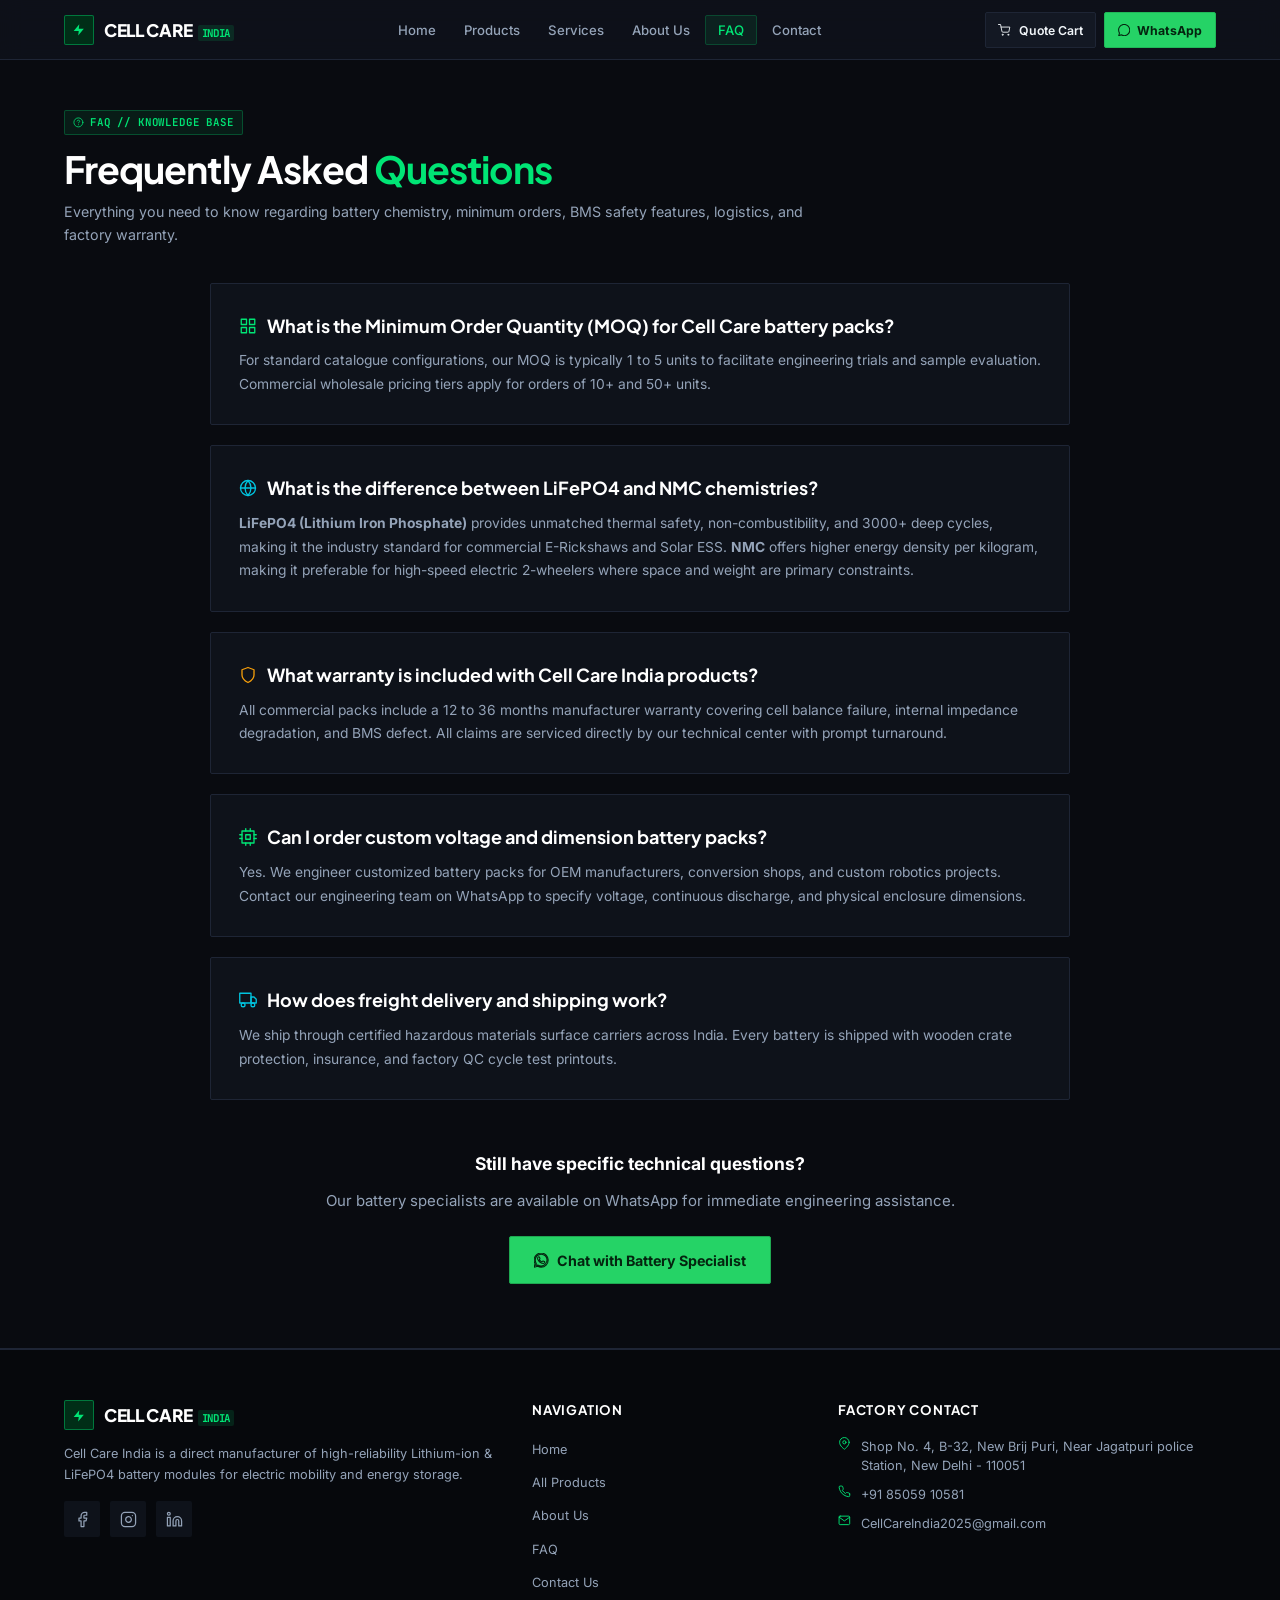
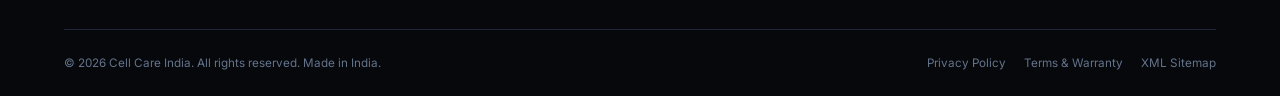
<file: faq.html>
<!DOCTYPE html>
<html lang="en">
<head>
  <meta charset="UTF-8" />
  <meta name="viewport" content="width=device-width, initial-scale=1.0" />
  
  <title>Frequently Asked Questions (FAQ) &amp; Warranty | Cell Care India</title>
  <meta name="title" content="Frequently Asked Questions (FAQ) &amp; Warranty | Cell Care India" />
  <meta name="description" content="Answers to common questions regarding Cell Care India battery packs, MOQ, LiFePO4 vs NMC, Smart BMS protections, warranty claims, and pan-India shipping." />
  <meta name="keywords" content="Cell Care India FAQ, battery warranty claim, LiFePO4 vs NMC battery, EV battery MOQ, battery pack shipping India" />
  <meta name="robots" content="index, follow" />
  <link rel="canonical" href="https://cellcareindia.com/faq.html" />
  <meta name="theme-color" content="#00ff7f" />

  <!-- Schema.org FAQPage for Google Rich Snippets -->
  <script type="application/ld+json">
  {
    "@context": "https://schema.org",
    "@type": "FAQPage",
    "mainEntity": [
      {
        "@type": "Question",
        "name": "What is the Minimum Order Quantity (MOQ) for Cell Care India battery packs?",
        "acceptedAnswer": {
          "@type": "Answer",
          "text": "For standard catalog models, our Minimum Order Quantity (MOQ) is typically 1 to 5 units to allow commercial evaluation and pilot testing. Tiered wholesale volume discounts are automatically applied for bulk orders of 10+ and 50+ units."
        }
      },
      {
        "@type": "Question",
        "name": "What is the difference between LiFePO4 and NMC battery chemistries?",
        "acceptedAnswer": {
          "@type": "Answer",
          "text": "LiFePO4 (Lithium Iron Phosphate) delivers exceptional thermal safety, zero fire hazard, and 3000+ deep discharge cycles, making it the premier choice for commercial e-rickshaws and solar ESS. NMC (Nickel Manganese Cobalt) offers higher volumetric energy density and lightweight portability, ideal for high-speed electric 2-wheelers."
        }
      },
      {
        "@type": "Question",
        "name": "What warranty is provided with Cell Care battery packs?",
        "acceptedAnswer": {
          "@type": "Answer",
          "text": "We provide a 12 to 36 months manufacturer warranty depending on the battery model and chemistry. Warranty covers cell balance failure, BMS controller defects, and capacity retention under specified operational temperatures."
        }
      },
      {
        "@type": "Question",
        "name": "How are battery consignments shipped across India?",
        "acceptedAnswer": {
          "@type": "Answer",
          "text": "All battery packs are packed in heavy-duty fire-retardant shock-absorbing wooden crating and dispatched via licensed surface logistics with transit insurance and battery testing certificates."
        }
      },
      {
        "@type": "Question",
        "name": "Can Cell Care India manufacture custom voltage and capacity battery packs?",
        "acceptedAnswer": {
          "@type": "Answer",
          "text": "Yes. Our engineering division designs custom battery packs matching client dimensions, nominal voltages (24V, 48V, 60V, 72V, 96V), and Smart BMS communication protocols (CAN-bus, RS485, Bluetooth telemetry)."
        }
      }
    ]
  }
  </script>

  <!-- Favicons -->
  <link rel="icon" type="image/x-icon" href="favicon.ico" />
  <link rel="shortcut icon" type="image/x-icon" href="favicon.ico" />

  <!-- External Fonts & Icons -->
  <link rel="stylesheet" href="https://cdnjs.cloudflare.com/ajax/libs/font-awesome/6.7.2/css/all.min.css" crossorigin="anonymous" referrerpolicy="no-referrer" />
  
  <!-- Core Design System & Styles -->
  <link rel="stylesheet" href="assets/css/main.css" />
</head>

<body>

  <!-- SITE HEADER & NAVBAR -->
  <header class="site-header">
    <div class="container">
      <nav class="navbar">
        <a href="index.html" class="brand-logo" aria-label="Cell Care India Home">
          <div class="brand-icon-box">
            <svg class="svg-icon" viewBox="0 0 24 24" style="color:var(--accent-primary); fill:currentColor; stroke:none;"><polygon points="13 2 3 14 12 14 11 22 21 10 12 10 13 2"/></svg>
          </div>
          <span class="brand-name">CELL CARE <span class="brand-tag">INDIA</span></span>
        </a>

        <ul class="nav-menu">
          <li><a href="index.html" class="nav-link">Home</a></li>
          <li><a href="products.html" class="nav-link">Products</a></li>
          <li><a href="services.html" class="nav-link">Services</a></li>
          <li><a href="about.html" class="nav-link">About Us</a></li>
          <li><a href="faq.html" class="nav-link active">FAQ</a></li>
          <li><a href="contact.html" class="nav-link">Contact</a></li>
        </ul>

        <div class="nav-actions">
          <button class="cart-pill-btn open-quote-drawer" title="View Quotation Cart">
            <svg class="svg-icon" viewBox="0 0 24 24"><circle cx="9" cy="21" r="1"></circle><circle cx="20" cy="21" r="1"></circle><path d="M1 1h4l2.68 13.39a2 2 0 0 0 2 1.61h9.72a2 2 0 0 0 2-1.61L23 6H6"></path></svg>
            <span>Quote Cart</span>
            <span class="cart-badge cart-count-badge" style="display:none;">0</span>
          </button>

          <button class="btn-whatsapp-nav" onclick="CellCare.openWhatsApp('Hello Cell Care India! I want to request a wholesale battery quotation.')">
            <svg class="svg-icon" viewBox="0 0 24 24" style="fill:currentColor; stroke:none;"><path d="M.057 24l1.687-6.163c-1.041-1.804-1.588-3.849-1.587-5.946.003-6.556 5.338-11.891 11.893-11.891 3.181.001 6.167 1.24 8.413 3.488 2.245 2.248 3.481 5.236 3.48 8.414-.003 6.557-5.338 11.892-11.893 11.892-1.99-.001-3.951-.5-5.688-1.448l-5.805 1.523zm6.597-3.807c1.676.995 3.276 1.591 5.392 1.592 5.448 0 9.886-4.434 9.889-9.885.002-5.462-4.415-9.89-9.881-9.892-5.452 0-9.887 4.434-9.889 9.884-.001 2.225.651 3.891 1.746 5.634l-.999 3.648 3.742-.981z"/></svg>
            <span>WhatsApp</span>
          </button>

          <button id="hamburgerBtn" class="hamburger-btn" aria-label="Open Mobile Menu">
            <svg class="svg-icon" viewBox="0 0 24 24"><line x1="3" y1="12" x2="21" y2="12"/><line x1="3" y1="6" x2="21" y2="6"/><line x1="3" y1="18" x2="21" y2="18"/></svg>
          </button>
        </div>
      </nav>
    </div>
  </header>

  <!-- Mobile Sidebar Drawer -->
  <aside id="mobileSidebar" class="mobile-sidebar">
    <div class="mobile-sidebar-header">
      <div class="brand-logo">
        <div class="brand-icon-box">
          <svg class="svg-icon" viewBox="0 0 24 24" style="color:var(--accent-primary); fill:currentColor; stroke:none;"><polygon points="13 2 3 14 12 14 11 22 21 10 12 10 13 2"/></svg>
        </div>
        <span class="brand-name">CELL CARE</span>
      </div>
      <button id="closeSidebarBtn" style="background:none; border:none; color:#fff; font-size:1.5rem; cursor:pointer;" aria-label="Close Sidebar">&times;</button>
    </div>
    <ul class="mobile-nav-links">
      <li><a href="index.html"><svg class="svg-icon" viewBox="0 0 24 24"><path d="M3 9l9-7 9 7v11a2 2 0 0 1-2 2H5a2 2 0 0 1-2-2z"/><polyline points="9 22 9 12 15 12 15 22"/></svg> Home</a></li>
      <li><a href="products.html"><svg class="svg-icon" viewBox="0 0 24 24"><path d="M21 16V8a2 2 0 0 0-1-1.73l-7-4a2 2 0 0 0-2 0l-7 4A2 2 0 0 0 3 8v8a2 2 0 0 0 1 1.73l7 4a2 2 0 0 0 2 0l7-4A2 2 0 0 0 21 16z"/></svg> Products</a></li>
      <li><a href="services.html"><svg class="svg-icon" viewBox="0 0 24 24"><path d="M14.7 6.3a1 1 0 0 0 0 1.4l1.6 1.6a1 1 0 0 0 1.4 0l3.77-3.77a6 6 0 0 1-7.94 7.94l-6.91 6.91a2.12 2.12 0 0 1-3-3l6.91-6.91a6 6 0 0 1 7.94-7.94l-3.76 3.76z"/></svg> Services</a></li>
      <li><a href="about.html"><svg class="svg-icon" viewBox="0 0 24 24"><path d="M12 22s8-4 8-10V5l-8-3-8 3v7c0 6 8 10 8 10z"/></svg> About Us</a></li>
      <li><a href="faq.html" class="active"><svg class="svg-icon" viewBox="0 0 24 24"><circle cx="12" cy="12" r="10"/><path d="M9.09 9a3 3 0 0 1 5.83 1c0 2-3 3-3 3"/><line x1="12" y1="17" x2="12.01" y2="17"/></svg> FAQ</a></li>
      <li><a href="contact.html"><svg class="svg-icon" viewBox="0 0 24 24"><path d="M22 16.92v3a2 2 0 0 1-2.18 2 19.79 19.79 0 0 1-8.63-3.07 19.5 19.5 0 0 1-6-6 19.79 19.79 0 0 1-3.07-8.67A2 2 0 0 1 4.11 2h3a2 2 0 0 1 2 1.72 12.84 12.84 0 0 0 .7 2.81 2 2 0 0 1-.45 2.11L8.09 9.91a16 16 0 0 0 6 6l1.27-1.27a2 2 0 0 1 2.11-.45 12.84 12.84 0 0 0 2.81.7A2 2 0 0 1 22 16.92z"/></svg> Contact</a></li>
      <li><a href="checkout.html"><svg class="svg-icon" viewBox="0 0 24 24"><circle cx="9" cy="21" r="1"/><circle cx="20" cy="21" r="1"/><path d="M1 1h4l2.68 13.39a2 2 0 0 0 2 1.61h9.72a2 2 0 0 0 2-1.61L23 6H6"/></svg> Review Quote</a></li>
    </ul>
  </aside>

  <!-- Global Backdrop -->
  <div id="overlayBackdrop" class="overlay-backdrop"></div>

  <!-- FAQ SECTION -->
  <main class="section" style="padding-top: 50px;">
    <div class="container">
      
      <div class="section-header" style="max-width: 750px;">
        <div class="section-tag">
          <svg class="svg-icon" viewBox="0 0 24 24"><circle cx="12" cy="12" r="10"/><path d="M9.09 9a3 3 0 0 1 5.83 1c0 2-3 3-3 3"/><line x1="12" y1="17" x2="12.01" y2="17"/></svg>
          FAQ // KNOWLEDGE BASE
        </div>
        <h1 class="section-title">Frequently Asked <span>Questions</span></h1>
        <p class="section-subtitle">
          Everything you need to know regarding battery chemistry, minimum orders, BMS safety features, logistics, and factory warranty.
        </p>
      </div>

      <div style="max-width: 860px; margin: 0 auto; display: flex; flex-direction: column; gap: 20px;">
        
        <!-- Q1 -->
        <div style="background:var(--bg-surface); border:1px solid var(--border-subtle); border-radius:var(--radius-xs); padding:28px;">
          <h3 style="font-family:var(--font-display); font-size:1.2rem; color:#ffffff; margin-bottom:10px; display:flex; align-items:center; gap:10px;">
            <svg class="svg-icon" style="color:var(--accent-primary);" viewBox="0 0 24 24"><rect x="3" y="3" width="7" height="7"></rect><rect x="14" y="3" width="7" height="7"></rect><rect x="14" y="14" width="7" height="7"></rect><rect x="3" y="14" width="7" height="7"></rect></svg>
            What is the Minimum Order Quantity (MOQ) for Cell Care battery packs?
          </h3>
          <p style="font-size:0.92rem; color:var(--text-muted); line-height:1.7;">
            For standard catalogue configurations, our MOQ is typically 1 to 5 units to facilitate engineering trials and sample evaluation. Commercial wholesale pricing tiers apply for orders of 10+ and 50+ units.
          </p>
        </div>

        <!-- Q2 -->
        <div style="background:var(--bg-surface); border:1px solid var(--border-subtle); border-radius:var(--radius-xs); padding:28px;">
          <h3 style="font-family:var(--font-display); font-size:1.2rem; color:#ffffff; margin-bottom:10px; display:flex; align-items:center; gap:10px;">
            <svg class="svg-icon" style="color:var(--accent-cyan);" viewBox="0 0 24 24"><circle cx="12" cy="12" r="10"></circle><line x1="2" y1="12" x2="22" y2="12"></line><path d="M12 2a15.3 15.3 0 0 1 4 10 15.3 15.3 0 0 1-4 10 15.3 15.3 0 0 1-4-10 15.3 15.3 0 0 1 4-10z"></path></svg>
            What is the difference between LiFePO4 and NMC chemistries?
          </h3>
          <p style="font-size:0.92rem; color:var(--text-muted); line-height:1.7;">
            <strong>LiFePO4 (Lithium Iron Phosphate)</strong> provides unmatched thermal safety, non-combustibility, and 3000+ deep cycles, making it the industry standard for commercial E-Rickshaws and Solar ESS. <strong>NMC</strong> offers higher energy density per kilogram, making it preferable for high-speed electric 2-wheelers where space and weight are primary constraints.
          </p>
        </div>

        <!-- Q3 -->
        <div style="background:var(--bg-surface); border:1px solid var(--border-subtle); border-radius:var(--radius-xs); padding:28px;">
          <h3 style="font-family:var(--font-display); font-size:1.2rem; color:#ffffff; margin-bottom:10px; display:flex; align-items:center; gap:10px;">
            <svg class="svg-icon" style="color:var(--accent-amber);" viewBox="0 0 24 24"><path d="M12 22s8-4 8-10V5l-8-3-8 3v7c0 6 8 10 8 10z"></path></svg>
            What warranty is included with Cell Care India products?
          </h3>
          <p style="font-size:0.92rem; color:var(--text-muted); line-height:1.7;">
            All commercial packs include a 12 to 36 months manufacturer warranty covering cell balance failure, internal impedance degradation, and BMS defect. All claims are serviced directly by our technical center with prompt turnaround.
          </p>
        </div>

        <!-- Q4 -->
        <div style="background:var(--bg-surface); border:1px solid var(--border-subtle); border-radius:var(--radius-xs); padding:28px;">
          <h3 style="font-family:var(--font-display); font-size:1.2rem; color:#ffffff; margin-bottom:10px; display:flex; align-items:center; gap:10px;">
            <svg class="svg-icon" style="color:var(--accent-primary);" viewBox="0 0 24 24"><rect x="4" y="4" width="16" height="16" rx="0"></rect><rect x="9" y="9" width="6" height="6"></rect><line x1="9" y1="1" x2="9" y2="4"></line><line x1="15" y1="1" x2="15" y2="4"></line><line x1="9" y1="20" x2="9" y2="23"></line><line x1="15" y1="20" x2="15" y2="23"></line><line x1="20" y1="9" x2="23" y2="9"></line><line x1="20" y1="14" x2="23" y2="14"></line><line x1="1" y1="9" x2="4" y2="9"></line><line x1="1" y1="14" x2="4" y2="14"></line></svg>
            Can I order custom voltage and dimension battery packs?
          </h3>
          <p style="font-size:0.92rem; color:var(--text-muted); line-height:1.7;">
            Yes. We engineer customized battery packs for OEM manufacturers, conversion shops, and custom robotics projects. Contact our engineering team on WhatsApp to specify voltage, continuous discharge, and physical enclosure dimensions.
          </p>
        </div>

        <!-- Q5 -->
        <div style="background:var(--bg-surface); border:1px solid var(--border-subtle); border-radius:var(--radius-xs); padding:28px;">
          <h3 style="font-family:var(--font-display); font-size:1.2rem; color:#ffffff; margin-bottom:10px; display:flex; align-items:center; gap:10px;">
            <svg class="svg-icon" style="color:var(--accent-cyan);" viewBox="0 0 24 24"><rect x="1" y="3" width="15" height="13"></rect><polygon points="16 8 20 8 23 11 23 16 16 16 16 8"></polygon><circle cx="5.5" cy="18.5" r="2.5"></circle><circle cx="18.5" cy="18.5" r="2.5"></circle></svg>
            How does freight delivery and shipping work?
          </h3>
          <p style="font-size:0.92rem; color:var(--text-muted); line-height:1.7;">
            We ship through certified hazardous materials surface carriers across India. Every battery is shipped with wooden crate protection, insurance, and factory QC cycle test printouts.
          </p>
        </div>

      </div>

      <!-- Still Have Questions CTA -->
      <div style="text-align:center; margin-top:50px;">
        <h3 style="color:#ffffff; margin-bottom:12px;">Still have specific technical questions?</h3>
        <p style="color:var(--text-muted); margin-bottom:24px;">Our battery specialists are available on WhatsApp for immediate engineering assistance.</p>
        <button class="btn btn-whatsapp btn-lg" onclick="CellCare.openWhatsApp('Hello Cell Care India! I have a specific technical question regarding battery selection.')">
          <svg class="svg-icon" viewBox="0 0 24 24" fill="currentColor" stroke="none"><path d="M17.472 14.382c-.297-.149-1.758-.867-2.03-.967-.273-.099-.471-.148-.67.15-.197.297-.767.966-.94 1.164-.173.199-.347.223-.644.075-.297-.15-1.255-.463-2.39-1.475-.883-.788-1.48-1.761-1.653-2.059-.173-.297-.018-.458.13-.606.134-.133.298-.347.446-.52.149-.174.198-.298.298-.497.099-.198.05-.371-.025-.52-.075-.149-.669-1.612-.916-2.207-.242-.579-.487-.5-.669-.51-.173-.008-.371-.01-.57-.01-.198 0-.52.074-.792.372-.272.297-1.04 1.016-1.04 2.479 0 1.462 1.065 2.875 1.213 3.074.149.198 2.096 3.2 5.077 4.487.709.306 1.262.489 1.694.625.712.227 1.36.195 1.871.118.571-.085 1.758-.719 2.006-1.413.248-.694.248-1.289.173-1.413-.074-.124-.272-.198-.57-.347m-5.421 7.403h-.004a9.87 9.87 0 01-5.031-1.378l-.361-.214-3.741.982.998-3.648-.235-.374a9.86 9.86 0 01-1.51-5.26c.001-5.45 4.436-9.884 9.888-9.884 2.64 0 5.122 1.03 6.988 2.898a9.825 9.825 0 012.893 6.994c-.003 5.45-4.437 9.884-9.885 9.884m8.413-18.297A11.815 11.815 0 0012.05 0C5.495 0 .16 5.335.157 11.892c0 2.096.547 4.142 1.588 5.945L.057 24l6.305-1.654a11.882 11.882 0 005.683 1.448h.005c6.554 0 11.89-5.335 11.893-11.893a11.821 11.821 0 00-3.48-8.413z"/></svg> Chat with Battery Specialist
        </button>
      </div>

    </div>
  </main>

  <!-- GLOBAL SLIDE-OVER QUOTE DRAWER -->
  <aside id="quoteDrawer" class="quote-drawer">
    <div class="quote-drawer-header">
      <div style="display:flex; align-items:center; gap:8px;">
        <svg class="svg-icon" viewBox="0 0 24 24" style="color:var(--accent-primary);"><circle cx="9" cy="21" r="1"></circle><circle cx="20" cy="21" r="1"></circle><path d="M1 1h4l2.68 13.39a2 2 0 0 0 2 1.61h9.72a2 2 0 0 0 2-1.61L23 6H6"></path></svg>
        <span style="font-family:var(--font-mono); font-size:0.85rem; font-weight:700; letter-spacing:0.05em; color:var(--text-primary); text-transform:uppercase;">Quote Cart</span>
      </div>
      <button id="quoteDrawerClose" class="quote-drawer-close" aria-label="Close Drawer">&times;</button>
    </div>
    <div id="quoteDrawerItems" class="quote-drawer-body"></div>
    <div class="quote-drawer-footer">
      <div class="quote-summary-row">
        <span id="quoteDrawerCountText" style="color:var(--text-muted); font-size:0.8rem; font-family:var(--font-mono);">SUBTOTAL</span>
        <span id="quoteDrawerTotal" class="quote-summary-total">₹0</span>
      </div>
      <button id="quoteDrawerProceed" class="btn btn-primary" style="width:100%;">Proceed to WhatsApp Checkout</button>
    </div>
  </aside>

  <!-- SITE FOOTER -->
  <footer class="site-footer">
    <div class="container">
      <div class="footer-grid">
        <div class="footer-brand">
          <div class="brand-logo">
            <div class="brand-icon-box">
              <svg class="svg-icon" viewBox="0 0 24 24" style="color:var(--accent-primary); fill:currentColor; stroke:none;"><polygon points="13 2 3 14 12 14 11 22 21 10 12 10 13 2"/></svg>
            </div>
            <span class="brand-name">CELL CARE <span class="brand-tag">INDIA</span></span>
          </div>
          <p>Cell Care India is a direct manufacturer of high-reliability Lithium-ion &amp; LiFePO4 battery modules for electric mobility and energy storage.</p>
          <div class="footer-socials">
            <a href="https://www.facebook.com/profile.php?id=61567162763508&amp;mibextid=ZbWKwL" target="_blank" rel="noopener noreferrer" class="footer-social-link social-facebook" aria-label="Facebook"><svg class="svg-icon" viewBox="0 0 24 24"><path d="M18 2h-3a5 5 0 0 0-5 5v3H7v4h3v8h4v-8h3l1-4h-4V7a1 1 0 0 1 1-1h3z"></path></svg></a>
            <a href="https://instagram.com/cellcare_india" target="_blank" rel="noopener noreferrer" class="footer-social-link social-instagram" aria-label="Instagram"><svg class="svg-icon" viewBox="0 0 24 24"><rect x="2" y="2" width="20" height="20" rx="5" ry="5"></rect><path d="M16 11.37A4 4 0 1 1 12.63 8 4 4 0 0 1 16 11.37z"></path><line x1="17.5" y1="6.5" x2="17.51" y2="6.5"></line></svg></a>
            <a href="https://www.linkedin.com/in/cell-care-india-931736398" target="_blank" rel="noopener noreferrer" class="footer-social-link social-linkedin" aria-label="LinkedIn"><svg class="svg-icon" viewBox="0 0 24 24"><path d="M16 8a6 6 0 0 1 6 6v7h-4v-7a2 2 0 0 0-2-2 2 2 0 0 0-2 2v7h-4v-7a6 6 0 0 1 6-6z"></path><rect x="2" y="9" width="4" height="12"></rect><circle cx="4" cy="4" r="2"></circle></svg></a>
          </div>
        </div>
        <div class="footer-col">
          <h4>Navigation</h4>
          <ul class="footer-links">
            <li><a href="index.html">Home</a></li>
            <li><a href="products.html">All Products</a></li>
            <li><a href="about.html">About Us</a></li>
            <li><a href="faq.html">FAQ</a></li>
            <li><a href="contact.html">Contact Us</a></li>
          </ul>
        </div>
        <div class="footer-col">
          <h4>Factory Contact</h4>
          <ul class="footer-contact-list">
            <li>
              <svg class="svg-icon" viewBox="0 0 24 24" style="color:var(--accent-primary);"><path d="M21 10c0 7-9 13-9 13s-9-6-9-13a9 9 0 0 1 18 0z"/><circle cx="12" cy="10" r="3"/></svg>
              <span data-bind="site-address">New Delhi, India</span>
            </li>
            <li>
              <svg class="svg-icon" viewBox="0 0 24 24" style="color:var(--accent-primary);"><path d="M22 16.92v3a2 2 0 0 1-2.18 2 19.79 19.79 0 0 1-8.63-3.07 19.5 19.5 0 0 1-6-6 19.79 19.79 0 0 1-3.07-8.67A2 2 0 0 1 4.11 2h3a2 2 0 0 1 2 1.72 12.84 12.84 0 0 0 .7 2.81 2 2 0 0 1-.45 2.11L8.09 9.91a16 16 0 0 0 6 6l1.27-1.27a2 2 0 0 1 2.11-.45 12.84 12.84 0 0 0 2.81.7A2 2 0 0 1 22 16.92z"/></svg>
              <span data-bind="site-phone">+91 85059 10581</span>
            </li>
            <li>
              <svg class="svg-icon" viewBox="0 0 24 24" style="color:var(--accent-primary);"><path d="M4 4h16c1.1 0 2 .9 2 2v12c0 1.1-.9 2-2 2H4c-1.1 0-2-.9-2-2V6c0-1.1.9-2 2-2z"/><polyline points="22,6 12,13 2,6"/></svg>
              <span data-bind="site-email">sales@cellcareindia.com</span>
            </li>
          </ul>
        </div>
      </div>
      <div class="footer-bottom">
        <div>© 2026 Cell Care India. All rights reserved. Made in India.</div>
        <div class="footer-bottom-links">
          <a href="privacy.html">Privacy Policy</a>
          <a href="terms.html">Terms &amp; Warranty</a>
          <a href="sitemap.xml">XML Sitemap</a>
        </div>
      </div>
    </div>
  </footer>

  <!-- Scripts -->
  <script src="assets/js/api-config.js"></script>
  <script src="assets/js/core.js"></script>
</body>
</html>
</file>
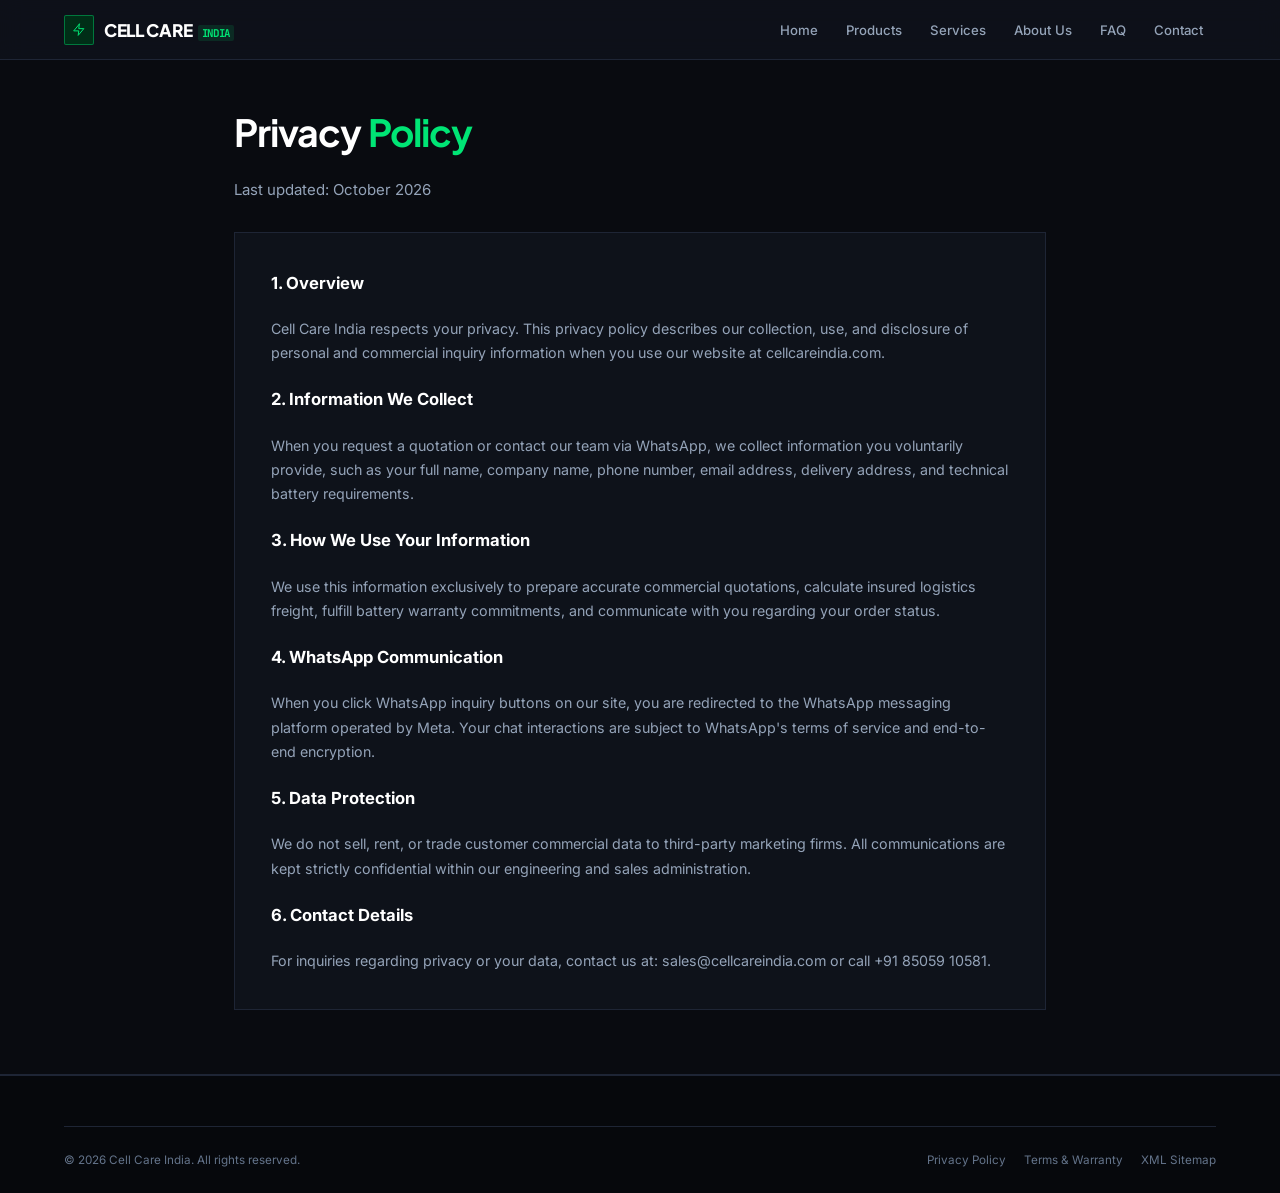
<file: privacy.html>
<!DOCTYPE html>
<html lang="en">
<head>
  <meta charset="UTF-8" />
  <meta name="viewport" content="width=device-width, initial-scale=1.0" />
  <title>Privacy Policy | Cell Care India</title>
  <meta name="description" content="Privacy Policy for Cell Care India. Learn how customer inquiry data and commercial quotations are processed securely." />
  <meta name="robots" content="index, follow" />
  <link rel="canonical" href="https://cellcareindia.com/privacy.html" />
  <!-- Favicons -->
  <link rel="icon" type="image/x-icon" href="favicon.ico" />
  <link rel="shortcut icon" type="image/x-icon" href="favicon.ico" />

  <link rel="stylesheet" href="https://cdnjs.cloudflare.com/ajax/libs/font-awesome/6.7.2/css/all.min.css" />
  <link rel="stylesheet" href="assets/css/main.css" />
</head>
<body>
  <header class="site-header">
    <div class="container">
      <nav class="navbar">
        <a href="index.html" class="brand-logo">
          <div class="brand-icon-box">
            <svg class="svg-icon" viewBox="0 0 24 24"><polygon points="13 2 3 14 12 14 11 22 21 10 12 10 13 2"></polygon></svg>
          </div>
          <span class="brand-name">CELL CARE <span class="brand-tag">INDIA</span></span>
        </a>
        <ul class="nav-menu">
          <li><a href="index.html" class="nav-link">Home</a></li>
          <li><a href="products.html" class="nav-link">Products</a></li>
          <li><a href="services.html" class="nav-link">Services</a></li>
          <li><a href="about.html" class="nav-link">About Us</a></li>
          <li><a href="faq.html" class="nav-link">FAQ</a></li>
          <li><a href="contact.html" class="nav-link">Contact</a></li>
        </ul>
      </nav>
    </div>
  </header>

  <main class="section" style="padding-top: 50px;">
    <div class="container" style="max-width: 860px;">
      <h1 class="section-title" style="margin-bottom: 24px;">Privacy <span>Policy</span></h1>
      <p style="color:var(--text-muted); margin-bottom: 30px;">Last updated: October 2026</p>

      <div style="background:var(--bg-surface); border:1px solid var(--border-subtle); border-radius:var(--radius-lg); padding:36px; display:flex; flex-direction:column; gap:20px; font-size:0.95rem; line-height:1.7; color:var(--text-muted);">
        <h3 style="color:#ffffff;">1. Overview</h3>
        <p>Cell Care India respects your privacy. This privacy policy describes our collection, use, and disclosure of personal and commercial inquiry information when you use our website at cellcareindia.com.</p>

        <h3 style="color:#ffffff;">2. Information We Collect</h3>
        <p>When you request a quotation or contact our team via WhatsApp, we collect information you voluntarily provide, such as your full name, company name, phone number, email address, delivery address, and technical battery requirements.</p>

        <h3 style="color:#ffffff;">3. How We Use Your Information</h3>
        <p>We use this information exclusively to prepare accurate commercial quotations, calculate insured logistics freight, fulfill battery warranty commitments, and communicate with you regarding your order status.</p>

        <h3 style="color:#ffffff;">4. WhatsApp Communication</h3>
        <p>When you click WhatsApp inquiry buttons on our site, you are redirected to the WhatsApp messaging platform operated by Meta. Your chat interactions are subject to WhatsApp's terms of service and end-to-end encryption.</p>

        <h3 style="color:#ffffff;">5. Data Protection</h3>
        <p>We do not sell, rent, or trade customer commercial data to third-party marketing firms. All communications are kept strictly confidential within our engineering and sales administration.</p>

        <h3 style="color:#ffffff;">6. Contact Details</h3>
        <p>For inquiries regarding privacy or your data, contact us at: sales@cellcareindia.com or call +91 85059 10581.</p>
      </div>
    </div>
  </main>

  <footer class="site-footer">
    <div class="container">
      <div class="footer-bottom">
        <div>© 2026 Cell Care India. All rights reserved.</div>
        <div class="footer-bottom-links">
          <a href="privacy.html">Privacy Policy</a>
          <a href="terms.html">Terms &amp; Warranty</a>
          <a href="sitemap.xml">XML Sitemap</a>
        </div>
      </div>
    </div>
  </footer>
</body>
</html>
</file>
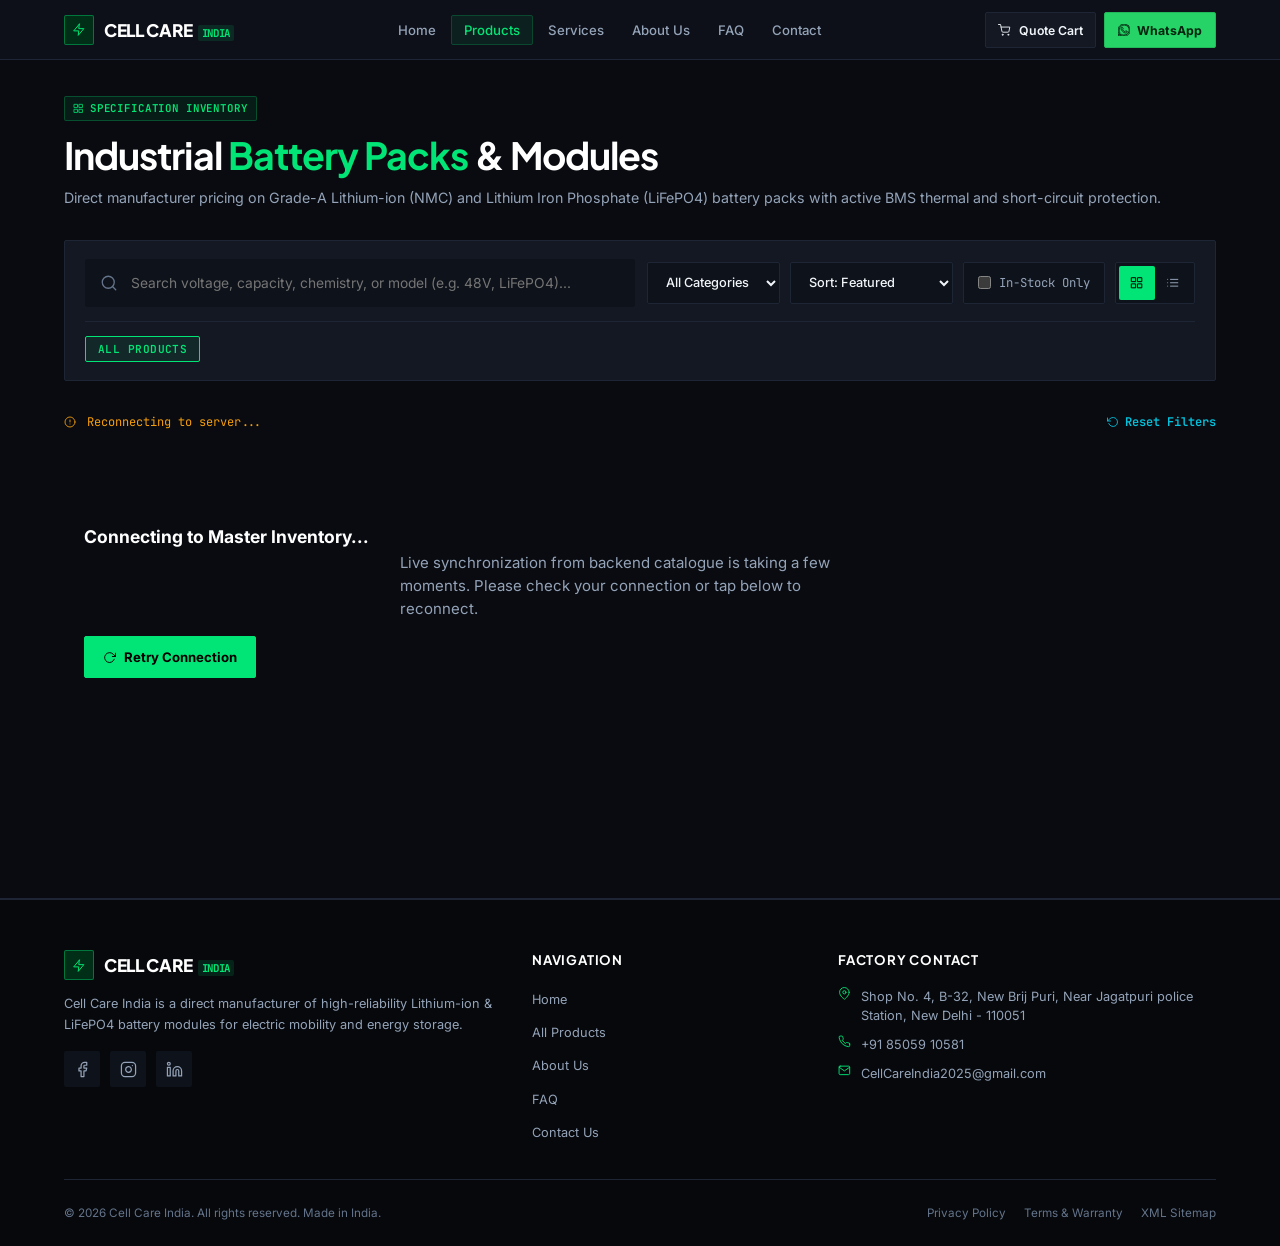
<file: products.html>
<!DOCTYPE html>
<html lang="en">
<head>
  <meta charset="UTF-8" />
  <meta name="viewport" content="width=device-width, initial-scale=1.0" />
  
  <title>Products Catalogue | Cell Care India EV &amp; Lithium Battery Packs</title>
  <meta name="title" content="Products Catalogue | Cell Care India EV &amp; Lithium Battery Packs" />
  <meta name="description" content="Explore Cell Care India's complete range of Grade-A Lithium-ion and LiFePO4 battery packs for Electric Scooters, E-Rickshaws, Solar ESS, and commercial applications. Live inventory, search, and wholesale quotes." />
  <meta name="keywords" content="EV battery catalog, LiFePO4 battery pack price India, electric scooter battery pack, 48V 60V 72V lithium battery, Cell Care India catalog" />
  <meta name="robots" content="index, follow" />
  <link rel="canonical" href="https://cellcareindia.com/products.html" />
  <meta name="theme-color" content="#00ff7f" />

  <!-- Open Graph -->
  <meta property="og:type" content="website" />
  <meta property="og:url" content="https://cellcareindia.com/products.html" />
  <meta property="og:title" content="Products Catalogue | Cell Care India" />
  <meta property="og:description" content="Browse our Grade-A Lithium-ion and LiFePO4 battery packs. Wholesale B2B supply with Smart BMS." />
  <meta property="og:image" content="https://cellcareindia.com/assets/images/logo.png" />

  <!-- Breadcrumb Schema -->
  <script type="application/ld+json">
  {
    "@context": "https://schema.org",
    "@type": "BreadcrumbList",
    "itemListElement": [
      {
        "@type": "ListItem",
        "position": 1,
        "name": "Home",
        "item": "https://cellcareindia.com/"
      },
      {
        "@type": "ListItem",
        "position": 2,
        "name": "Products Catalogue",
        "item": "https://cellcareindia.com/products.html"
      }
    ]
  }
  </script>

  <!-- Favicons -->
  <link rel="icon" type="image/x-icon" href="favicon.ico" />
  <link rel="shortcut icon" type="image/x-icon" href="favicon.ico" />

  <!-- External Fonts & Icons -->
  <link rel="stylesheet" href="https://cdnjs.cloudflare.com/ajax/libs/font-awesome/6.7.2/css/all.min.css" crossorigin="anonymous" referrerpolicy="no-referrer" />
  
  <!-- Core Design System & Styles -->
  <link rel="stylesheet" href="assets/css/main.css" />
  <link rel="stylesheet" href="assets/css/catalog.css" />
</head>

<body>

  <!-- SITE HEADER & NAVBAR -->
  <header class="site-header">
    <div class="container">
      <nav class="navbar">
        <a href="index.html" class="brand-logo" aria-label="Cell Care India Home">
          <div class="brand-icon-box">
            <svg class="svg-icon" viewBox="0 0 24 24"><polygon points="13 2 3 14 12 14 11 22 21 10 12 10 13 2"></polygon></svg>
          </div>
          <span class="brand-name">CELL CARE <span class="brand-tag">INDIA</span></span>
        </a>

        <ul class="nav-menu">
          <li><a href="index.html" class="nav-link">Home</a></li>
          <li><a href="products.html" class="nav-link active">Products</a></li>
          <li><a href="services.html" class="nav-link">Services</a></li>
          <li><a href="about.html" class="nav-link">About Us</a></li>
          <li><a href="faq.html" class="nav-link">FAQ</a></li>
          <li><a href="contact.html" class="nav-link">Contact</a></li>
        </ul>

        <div class="nav-actions">
          <button class="cart-pill-btn open-quote-drawer" title="View Quotation Cart">
            <svg class="svg-icon" viewBox="0 0 24 24"><circle cx="9" cy="21" r="1"></circle><circle cx="20" cy="21" r="1"></circle><path d="M1 1h4l2.68 13.39a2 2 0 0 0 2 1.61h9.72a2 2 0 0 0 2-1.61L23 6H6"></path></svg>
            <span>Quote Cart</span>
            <span class="cart-badge cart-count-badge" style="display:none;">0</span>
          </button>

          <button class="btn-whatsapp-nav" onclick="CellCare.openWhatsApp('Hello Cell Care India! I want to request a wholesale battery quotation.')">
            <svg class="svg-icon" viewBox="0 0 24 24" fill="currentColor" stroke="none"><path d="M17.472 14.382c-.297-.149-1.758-.867-2.03-.967-.273-.099-.471-.148-.67.15-.197.297-.767.966-.94 1.164-.173.199-.347.223-.644.075-.297-.15-1.255-.463-2.39-1.475-.883-.788-1.48-1.761-1.653-2.059-.173-.297-.018-.458.13-.606.134-.133.298-.347.446-.52.149-.174.198-.298.298-.497.099-.198.05-.371-.025-.52-.075-.149-.669-1.612-.916-2.207-.242-.579-.487-.5-.669-.51-.173-.008-.371-.01-.57-.01-.198 0-.52.074-.792.372-.272.297-1.04 1.016-1.04 2.479 0 1.462 1.065 2.875 1.213 3.074.149.198 2.096 3.2 5.077 4.487.709.306 1.262.489 1.694.625.712.227 1.36.195 1.871.118.571-.085 1.758-.719 2.006-1.413.248-.694.248-1.289.173-1.413-.074-.124-.272-.198-.57-.347m-5.421 7.403h-.004a9.87 9.87 0 01-5.031-1.378l-.361-.214-3.741.982.998-3.648-.235-.374a9.86 9.86 0 01-1.51-5.26c.001-5.45 4.436-9.884 9.888-9.884 2.64 0 5.122 1.03 6.988 2.898a9.825 9.825 0 012.893 6.994c-.003 5.45-4.437 9.884-9.885 9.884m8.413-18.297A11.815 11.815 0 0012.05 0C5.495 0 .16 5.335.157 11.892c0 2.096.547 4.142 1.588 5.945L.057 24l6.305-1.654a11.882 11.882 0 005.683 1.448h.005c6.554 0 11.89-5.335 11.893-11.893a11.821 11.821 0 00-3.48-8.413z"/></svg>
            <span>WhatsApp</span>
          </button>

          <button id="hamburgerBtn" class="hamburger-btn" aria-label="Open Mobile Menu">
            <svg class="svg-icon" viewBox="0 0 24 24"><line x1="3" y1="12" x2="21" y2="12"></line><line x1="3" y1="6" x2="21" y2="6"></line><line x1="3" y1="18" x2="21" y2="18"></line></svg>
          </button>
        </div>
      </nav>
    </div>
  </header>

  <!-- Mobile Sidebar Drawer -->
  <aside id="mobileSidebar" class="mobile-sidebar">
    <div class="mobile-sidebar-header">
      <div class="brand-logo">
        <div class="brand-icon-box">
          <svg class="svg-icon" viewBox="0 0 24 24"><polygon points="13 2 3 14 12 14 11 22 21 10 12 10 13 2"></polygon></svg>
        </div>
        <span class="brand-name">CELL CARE</span>
      </div>
      <button id="closeSidebarBtn" style="background:none; border:none; color:#fff; font-size:1.5rem; cursor:pointer;">&times;</button>
    </div>
    <ul class="mobile-nav-links">
      <li><a href="index.html"><svg class="svg-icon" viewBox="0 0 24 24"><path d="M3 9l9-7 9 7v11a2 2 0 0 1-2 2H5a2 2 0 0 1-2-2z"></path></svg> Home</a></li>
      <li><a href="products.html" class="active"><svg class="svg-icon" viewBox="0 0 24 24"><rect x="3" y="3" width="7" height="7"></rect><rect x="14" y="3" width="7" height="7"></rect><rect x="14" y="14" width="7" height="7"></rect><rect x="3" y="14" width="7" height="7"></rect></svg> Products Catalog</a></li>
      <li><a href="services.html"><svg class="svg-icon" viewBox="0 0 24 24"><path d="M14.7 6.3a1 1 0 0 0 0 1.4l1.6 1.6a1 1 0 0 0 1.4 0l3.77-3.77a6 6 0 0 1-7.94 7.94l-6.91 6.91a2.12 2.12 0 0 1-3-3l6.91-6.91a6 6 0 0 1 7.94-7.94l-3.76 3.76z"></path></svg> Services</a></li>
      <li><a href="about.html"><svg class="svg-icon" viewBox="0 0 24 24"><rect x="4" y="2" width="16" height="20" rx="0"></rect><line x1="9" y1="22" x2="9" y2="12"></line><line x1="15" y1="22" x2="15" y2="12"></line><line x1="15" y1="12" x2="9" y2="12"></line></svg> About Cell Care</a></li>
      <li><a href="faq.html"><svg class="svg-icon" viewBox="0 0 24 24"><circle cx="12" cy="12" r="10"></circle><path d="M9.09 9a3 3 0 0 1 5.83 1c0 2-3 3-3 3"></path><line x1="12" y1="17" x2="12.01" y2="17"></line></svg> FAQ</a></li>
      <li><a href="contact.html"><svg class="svg-icon" viewBox="0 0 24 24"><path d="M22 16.92v3a2 2 0 0 1-2.18 2 19.79 19.79 0 0 1-8.63-3.07 19.5 19.5 0 0 1-6-6 19.79 19.79 0 0 1-3.07-8.67A2 2 0 0 1 4.11 2h3a2 2 0 0 1 2 1.72 12.84 12.84 0 0 0 .7 2.81 2 2 0 0 1-.45 2.11L8.09 9.91a16 16 0 0 0 6 6l1.27-1.27a2 2 0 0 1 2.11-.45 12.84 12.84 0 0 0 2.81.7A2 2 0 0 1 22 16.92z"></path></svg> Contact Us</a></li>
      <li><a href="checkout.html"><svg class="svg-icon" viewBox="0 0 24 24"><circle cx="9" cy="21" r="1"></circle><circle cx="20" cy="21" r="1"></circle><path d="M1 1h4l2.68 13.39a2 2 0 0 0 2 1.61h9.72a2 2 0 0 0 2-1.61L23 6H6"></path></svg> Review Quote</a></li>
    </ul>
    <div style="margin-top:auto; padding-top:20px; border-top:1px solid var(--border-subtle);">
      <button class="btn btn-whatsapp" style="width:100%;" onclick="CellCare.openWhatsApp('Hello Cell Care India! I want to request a wholesale battery quotation.')">
        <svg class="svg-icon" viewBox="0 0 24 24" fill="currentColor" stroke="none"><path d="M17.472 14.382c-.297-.149-1.758-.867-2.03-.967-.273-.099-.471-.148-.67.15-.197.297-.767.966-.94 1.164-.173.199-.347.223-.644.075-.297-.15-1.255-.463-2.39-1.475-.883-.788-1.48-1.761-1.653-2.059-.173-.297-.018-.458.13-.606.134-.133.298-.347.446-.52.149-.174.198-.298.298-.497.099-.198.05-.371-.025-.52-.075-.149-.669-1.612-.916-2.207-.242-.579-.487-.5-.669-.51-.173-.008-.371-.01-.57-.01-.198 0-.52.074-.792.372-.272.297-1.04 1.016-1.04 2.479 0 1.462 1.065 2.875 1.213 3.074.149.198 2.096 3.2 5.077 4.487.709.306 1.262.489 1.694.625.712.227 1.36.195 1.871.118.571-.085 1.758-.719 2.006-1.413.248-.694.248-1.289.173-1.413-.074-.124-.272-.198-.57-.347m-5.421 7.403h-.004a9.87 9.87 0 01-5.031-1.378l-.361-.214-3.741.982.998-3.648-.235-.374a9.86 9.86 0 01-1.51-5.26c.001-5.45 4.436-9.884 9.888-9.884 2.64 0 5.122 1.03 6.988 2.898a9.825 9.825 0 012.893 6.994c-.003 5.45-4.437 9.884-9.885 9.884m8.413-18.297A11.815 11.815 0 0012.05 0C5.495 0 .16 5.335.157 11.892c0 2.096.547 4.142 1.588 5.945L.057 24l6.305-1.654a11.882 11.882 0 005.683 1.448h.005c6.554 0 11.89-5.335 11.893-11.893a11.821 11.821 0 00-3.48-8.413z"/></svg> Direct WhatsApp
      </button>
    </div>
  </aside>

  <!-- Global Backdrop -->
  <div id="overlayBackdrop" class="overlay-backdrop"></div>

  <!-- MAIN CATALOG CONTENT -->
  <main class="section" style="padding-top: 36px;">
    <div class="container">
      
      <!-- Catalog Page Header -->
      <div class="section-header" style="margin-bottom: 30px; text-align: left; max-width: 100%;">
        <div class="section-tag">
          <svg class="svg-icon" viewBox="0 0 24 24"><rect x="3" y="3" width="7" height="7"></rect><rect x="14" y="3" width="7" height="7"></rect><rect x="14" y="14" width="7" height="7"></rect><rect x="3" y="14" width="7" height="7"></rect></svg>
          SPECIFICATION INVENTORY
        </div>
        <h1 class="section-title">Industrial <span>Battery Packs</span> &amp; Modules</h1>
        <p class="section-subtitle">
          Direct manufacturer pricing on Grade-A Lithium-ion (NMC) and Lithium Iron Phosphate (LiFePO4) battery packs with active BMS thermal and short-circuit protection.
        </p>
      </div>

      <!-- FILTER & SEARCH TOOLBAR -->
      <section class="catalog-controls-card">
        
        <!-- Primary Search & Sort Row -->
        <div class="filter-row-primary">
          <!-- Search Bar -->
          <div class="search-input-box">
            <svg class="svg-icon" viewBox="0 0 24 24"><circle cx="11" cy="11" r="8"></circle><line x1="21" y1="21" x2="16.65" y2="16.65"></line></svg>
            <input type="text" id="catalogSearchInput" placeholder="Search voltage, capacity, chemistry, or model (e.g. 48V, LiFePO4)..." />
          </div>

          <!-- Select Filters -->
          <div class="filter-selects">
            <select id="catalogCategorySelect" class="custom-select" aria-label="Filter by Category">
              <option value="">All Categories</option>
            </select>

            <select id="catalogSortSelect" class="custom-select" aria-label="Sort Products">
              <option value="default">Sort: Featured</option>
              <option value="price-low">Price: Low to High</option>
              <option value="price-high">Price: High to Low</option>
              <option value="name-asc">Name: A to Z</option>
              <option value="name-desc">Name: Z to A</option>
              <option value="moq-low">MOQ: Lowest First</option>
            </select>

            <!-- In-Stock Filter Toggle -->
            <label class="stock-toggle-label">
              <input type="checkbox" id="catalogInStockOnly" style="accent-color:var(--accent-primary);" />
              <span>In-Stock Only</span>
            </label>

            <!-- View Mode Switcher -->
            <div class="view-toggle-group" role="group" aria-label="Catalog View Mode">
              <button type="button" id="viewGridBtn" class="view-btn active" title="Grid View" aria-label="Grid View">
                <svg class="svg-icon" viewBox="0 0 24 24"><rect x="3" y="3" width="7" height="7"></rect><rect x="14" y="3" width="7" height="7"></rect><rect x="14" y="14" width="7" height="7"></rect><rect x="3" y="14" width="7" height="7"></rect></svg>
              </button>
              <button type="button" id="viewListBtn" class="view-btn" title="List View" aria-label="List View">
                <svg class="svg-icon" viewBox="0 0 24 24"><line x1="8" y1="6" x2="21" y2="6"></line><line x1="8" y1="12" x2="21" y2="12"></line><line x1="8" y1="18" x2="21" y2="18"></line><line x1="3" y1="6" x2="3.01" y2="6"></line><line x1="3" y1="12" x2="3.01" y2="12"></line><line x1="3" y1="18" x2="3.01" y2="18"></line></svg>
              </button>
            </div>
          </div>
        </div>

        <!-- Quick Category Chips Bar -->
        <div id="categoryChipsContainer" class="category-chips-bar">
          <button class="category-chip active" data-slug="">All Products</button>
        </div>

      </section>

      <!-- Results Count & Clear Filter Action -->
      <div class="filter-meta-bar">
        <div id="catalogResultCount">Showing verified battery products</div>
        <button id="clearFiltersBtn" class="clear-filters-btn">
          <svg class="svg-icon" viewBox="0 0 24 24"><polyline points="1 4 1 10 7 10"></polyline><path d="M3.51 15a9 9 0 1 0 2.13-9.36L1 10"></path></svg> Reset Filters
        </button>
      </div>

      <!-- PRODUCTS GRID (Initial Skeleton Preloader) -->
      <section id="productsGrid" class="products-grid">
        <div class="skeleton-card" aria-hidden="true">
          <div class="skeleton-media skeleton-shimmer"></div>
          <div class="skeleton-content">
            <div class="skeleton-pill skeleton-shimmer"></div>
            <div class="skeleton-title-bar skeleton-shimmer"></div>
            <div class="skeleton-desc-bar skeleton-shimmer"></div>
            <div class="skeleton-desc-bar short skeleton-shimmer"></div>
            <div class="skeleton-moq-bar skeleton-shimmer"></div>
            <div class="skeleton-price-bar skeleton-shimmer"></div>
            <div class="skeleton-actions-row">
              <div class="skeleton-btn-bar skeleton-shimmer"></div>
              <div class="skeleton-btn-bar skeleton-shimmer"></div>
            </div>
          </div>
        </div>
        <div class="skeleton-card" aria-hidden="true">
          <div class="skeleton-media skeleton-shimmer"></div>
          <div class="skeleton-content">
            <div class="skeleton-pill skeleton-shimmer"></div>
            <div class="skeleton-title-bar skeleton-shimmer"></div>
            <div class="skeleton-desc-bar skeleton-shimmer"></div>
            <div class="skeleton-desc-bar short skeleton-shimmer"></div>
            <div class="skeleton-moq-bar skeleton-shimmer"></div>
            <div class="skeleton-price-bar skeleton-shimmer"></div>
            <div class="skeleton-actions-row">
              <div class="skeleton-btn-bar skeleton-shimmer"></div>
              <div class="skeleton-btn-bar skeleton-shimmer"></div>
            </div>
          </div>
        </div>
        <div class="skeleton-card" aria-hidden="true">
          <div class="skeleton-media skeleton-shimmer"></div>
          <div class="skeleton-content">
            <div class="skeleton-pill skeleton-shimmer"></div>
            <div class="skeleton-title-bar skeleton-shimmer"></div>
            <div class="skeleton-desc-bar skeleton-shimmer"></div>
            <div class="skeleton-desc-bar short skeleton-shimmer"></div>
            <div class="skeleton-moq-bar skeleton-shimmer"></div>
            <div class="skeleton-price-bar skeleton-shimmer"></div>
            <div class="skeleton-actions-row">
              <div class="skeleton-btn-bar skeleton-shimmer"></div>
              <div class="skeleton-btn-bar skeleton-shimmer"></div>
            </div>
          </div>
        </div>
        <div class="skeleton-card" aria-hidden="true">
          <div class="skeleton-media skeleton-shimmer"></div>
          <div class="skeleton-content">
            <div class="skeleton-pill skeleton-shimmer"></div>
            <div class="skeleton-title-bar skeleton-shimmer"></div>
            <div class="skeleton-desc-bar skeleton-shimmer"></div>
            <div class="skeleton-desc-bar short skeleton-shimmer"></div>
            <div class="skeleton-moq-bar skeleton-shimmer"></div>
            <div class="skeleton-price-bar skeleton-shimmer"></div>
            <div class="skeleton-actions-row">
              <div class="skeleton-btn-bar skeleton-shimmer"></div>
              <div class="skeleton-btn-bar skeleton-shimmer"></div>
            </div>
          </div>
        </div>
        <div class="skeleton-card" aria-hidden="true">
          <div class="skeleton-media skeleton-shimmer"></div>
          <div class="skeleton-content">
            <div class="skeleton-pill skeleton-shimmer"></div>
            <div class="skeleton-title-bar skeleton-shimmer"></div>
            <div class="skeleton-desc-bar skeleton-shimmer"></div>
            <div class="skeleton-desc-bar short skeleton-shimmer"></div>
            <div class="skeleton-moq-bar skeleton-shimmer"></div>
            <div class="skeleton-price-bar skeleton-shimmer"></div>
            <div class="skeleton-actions-row">
              <div class="skeleton-btn-bar skeleton-shimmer"></div>
              <div class="skeleton-btn-bar skeleton-shimmer"></div>
            </div>
          </div>
        </div>
        <div class="skeleton-card" aria-hidden="true">
          <div class="skeleton-media skeleton-shimmer"></div>
          <div class="skeleton-content">
            <div class="skeleton-pill skeleton-shimmer"></div>
            <div class="skeleton-title-bar skeleton-shimmer"></div>
            <div class="skeleton-desc-bar skeleton-shimmer"></div>
            <div class="skeleton-desc-bar short skeleton-shimmer"></div>
            <div class="skeleton-moq-bar skeleton-shimmer"></div>
            <div class="skeleton-price-bar skeleton-shimmer"></div>
            <div class="skeleton-actions-row">
              <div class="skeleton-btn-bar skeleton-shimmer"></div>
              <div class="skeleton-btn-bar skeleton-shimmer"></div>
            </div>
          </div>
        </div>
        <div class="skeleton-card" aria-hidden="true">
          <div class="skeleton-media skeleton-shimmer"></div>
          <div class="skeleton-content">
            <div class="skeleton-pill skeleton-shimmer"></div>
            <div class="skeleton-title-bar skeleton-shimmer"></div>
            <div class="skeleton-desc-bar skeleton-shimmer"></div>
            <div class="skeleton-desc-bar short skeleton-shimmer"></div>
            <div class="skeleton-moq-bar skeleton-shimmer"></div>
            <div class="skeleton-price-bar skeleton-shimmer"></div>
            <div class="skeleton-actions-row">
              <div class="skeleton-btn-bar skeleton-shimmer"></div>
              <div class="skeleton-btn-bar skeleton-shimmer"></div>
            </div>
          </div>
        </div>
        <div class="skeleton-card" aria-hidden="true">
          <div class="skeleton-media skeleton-shimmer"></div>
          <div class="skeleton-content">
            <div class="skeleton-pill skeleton-shimmer"></div>
            <div class="skeleton-title-bar skeleton-shimmer"></div>
            <div class="skeleton-desc-bar skeleton-shimmer"></div>
            <div class="skeleton-desc-bar short skeleton-shimmer"></div>
            <div class="skeleton-moq-bar skeleton-shimmer"></div>
            <div class="skeleton-price-bar skeleton-shimmer"></div>
            <div class="skeleton-actions-row">
              <div class="skeleton-btn-bar skeleton-shimmer"></div>
              <div class="skeleton-btn-bar skeleton-shimmer"></div>
            </div>
          </div>
        </div>
      </section>

      <!-- PAGINATION -->
      <nav id="catalogPagination" class="pagination-container" aria-label="Catalog pagination">
        <!-- Rendered by catalog.js -->
      </nav>

    </div>
  </main>

  <!-- GLOBAL SLIDE-OVER QUOTE DRAWER -->
  <aside id="quoteDrawer" class="quote-drawer">
    <div class="quote-drawer-header">
      <h3>
        <svg class="svg-icon" style="color:var(--accent-primary);" viewBox="0 0 24 24"><circle cx="9" cy="21" r="1"></circle><circle cx="20" cy="21" r="1"></circle><path d="M1 1h4l2.68 13.39a2 2 0 0 0 2 1.61h9.72a2 2 0 0 0 2-1.61L23 6H6"></path></svg>
        Quotation Cart
      </h3>
      <button id="quoteDrawerClose" class="quote-drawer-close">&times;</button>
    </div>
    
    <div id="quoteDrawerItems" class="quote-drawer-body">
      <!-- Populated dynamically by core.js -->
    </div>

    <div class="quote-drawer-footer">
      <div class="quote-summary-row">
        <span id="quoteDrawerCountText" style="color:var(--text-muted); font-family: var(--font-mono); font-size: 0.85rem;">Subtotal</span>
        <span id="quoteDrawerTotal" class="quote-summary-total">₹0</span>
      </div>
      <button id="quoteDrawerProceed" class="btn btn-whatsapp" style="width:100%;">
        <svg class="svg-icon" viewBox="0 0 24 24" fill="currentColor" stroke="none"><path d="M17.472 14.382c-.297-.149-1.758-.867-2.03-.967-.273-.099-.471-.148-.67.15-.197.297-.767.966-.94 1.164-.173.199-.347.223-.644.075-.297-.15-1.255-.463-2.39-1.475-.883-.788-1.48-1.761-1.653-2.059-.173-.297-.018-.458.13-.606.134-.133.298-.347.446-.52.149-.174.198-.298.298-.497.099-.198.05-.371-.025-.52-.075-.149-.669-1.612-.916-2.207-.242-.579-.487-.5-.669-.51-.173-.008-.371-.01-.57-.01-.198 0-.52.074-.792.372-.272.297-1.04 1.016-1.04 2.479 0 1.462 1.065 2.875 1.213 3.074.149.198 2.096 3.2 5.077 4.487.709.306 1.262.489 1.694.625.712.227 1.36.195 1.871.118.571-.085 1.758-.719 2.006-1.413.248-.694.248-1.289.173-1.413-.074-.124-.272-.198-.57-.347m-5.421 7.403h-.004a9.87 9.87 0 01-5.031-1.378l-.361-.214-3.741.982.998-3.648-.235-.374a9.86 9.86 0 01-1.51-5.26c.001-5.45 4.436-9.884 9.888-9.884 2.64 0 5.122 1.03 6.988 2.898a9.825 9.825 0 012.893 6.994c-.003 5.45-4.437 9.884-9.885 9.884m8.413-18.297A11.815 11.815 0 0012.05 0C5.495 0 .16 5.335.157 11.892c0 2.096.547 4.142 1.588 5.945L.057 24l6.305-1.654a11.882 11.882 0 005.683 1.448h.005c6.554 0 11.89-5.335 11.893-11.893a11.821 11.821 0 00-3.48-8.413z"/></svg> Proceed to WhatsApp Checkout
      </button>
    </div>
  </aside>

  <!-- SITE FOOTER -->
  <footer class="site-footer">
    <div class="container">
      <div class="footer-grid">
        <div class="footer-brand">
          <div class="brand-logo">
            <div class="brand-icon-box">
              <svg class="svg-icon" viewBox="0 0 24 24"><polygon points="13 2 3 14 12 14 11 22 21 10 12 10 13 2"></polygon></svg>
            </div>
            <span class="brand-name">CELL CARE <span class="brand-tag">INDIA</span></span>
          </div>
          <p>Cell Care India is a direct manufacturer of high-reliability Lithium-ion &amp; LiFePO4 battery modules for electric mobility and energy storage.</p>
          <div class="footer-socials">
            <a href="https://www.facebook.com/profile.php?id=61567162763508&amp;mibextid=ZbWKwL" target="_blank" rel="noopener noreferrer" class="footer-social-link social-facebook" aria-label="Facebook"><svg class="svg-icon" viewBox="0 0 24 24"><path d="M18 2h-3a5 5 0 0 0-5 5v3H7v4h3v8h4v-8h3l1-4h-4V7a1 1 0 0 1 1-1h3z"></path></svg></a>
            <a href="https://instagram.com/cellcare_india" target="_blank" rel="noopener noreferrer" class="footer-social-link social-instagram" aria-label="Instagram"><svg class="svg-icon" viewBox="0 0 24 24"><rect x="2" y="2" width="20" height="20" rx="5" ry="5"></rect><path d="M16 11.37A4 4 0 1 1 12.63 8 4 4 0 0 1 16 11.37z"></path><line x1="17.5" y1="6.5" x2="17.51" y2="6.5"></line></svg></a>
            <a href="https://www.linkedin.com/in/cell-care-india-931736398" target="_blank" rel="noopener noreferrer" class="footer-social-link social-linkedin" aria-label="LinkedIn"><svg class="svg-icon" viewBox="0 0 24 24"><path d="M16 8a6 6 0 0 1 6 6v7h-4v-7a2 2 0 0 0-2-2 2 2 0 0 0-2 2v7h-4v-7a6 6 0 0 1 6-6z"></path><rect x="2" y="9" width="4" height="12"></rect><circle cx="4" cy="4" r="2"></circle></svg></a>
          </div>
        </div>

        <div class="footer-col">
          <h4>Navigation</h4>
          <ul class="footer-links">
            <li><a href="index.html">Home</a></li>
            <li><a href="products.html">All Products</a></li>
            <li><a href="about.html">About Us</a></li>
            <li><a href="faq.html">FAQ</a></li>
            <li><a href="contact.html">Contact Us</a></li>
          </ul>
        </div>

        <div class="footer-col">
          <h4>Factory Contact</h4>
          <ul class="footer-contact-list">
            <li><svg class="svg-icon" style="color:var(--accent-primary);" viewBox="0 0 24 24"><path d="M21 10c0 7-9 13-9 13s-9-6-9-13a9 9 0 0 1 18 0z"></path><circle cx="12" cy="10" r="3"></circle></svg> <span data-bind="site-address">New Delhi, India</span></li>
            <li><svg class="svg-icon" style="color:var(--accent-primary);" viewBox="0 0 24 24"><path d="M22 16.92v3a2 2 0 0 1-2.18 2 19.79 19.79 0 0 1-8.63-3.07 19.5 19.5 0 0 1-6-6 19.79 19.79 0 0 1-3.07-8.67A2 2 0 0 1 4.11 2h3a2 2 0 0 1 2 1.72 12.84 12.84 0 0 0 .7 2.81 2 2 0 0 1-.45 2.11L8.09 9.91a16 16 0 0 0 6 6l1.27-1.27a2 2 0 0 1 2.11-.45 12.84 12.84 0 0 0 2.81.7A2 2 0 0 1 22 16.92z"></path></svg> <span data-bind="site-phone">+91 85059 10581</span></li>
            <li><svg class="svg-icon" style="color:var(--accent-primary);" viewBox="0 0 24 24"><path d="M4 4h16c1.1 0 2 .9 2 2v12c0 1.1-.9 2-2 2H4c-1.1 0-2-.9-2-2V6c0-1.1.9-2 2-2z"></path><polyline points="22,6 12,13 2,6"></polyline></svg> <span data-bind="site-email">sales@cellcareindia.com</span></li>
          </ul>
        </div>
      </div>

      <div class="footer-bottom">
        <div>© 2026 Cell Care India. All rights reserved. Made in India.</div>
        <div class="footer-bottom-links">
          <a href="privacy.html">Privacy Policy</a>
          <a href="terms.html">Terms &amp; Warranty</a>
          <a href="sitemap.xml">XML Sitemap</a>
        </div>
      </div>
    </div>
  </footer>

  <!-- Scripts -->
  <script src="assets/js/api-config.js"></script>
  <script src="assets/js/core.js"></script>
  <script src="assets/js/catalog.js"></script>
</body>
</html>
</file>
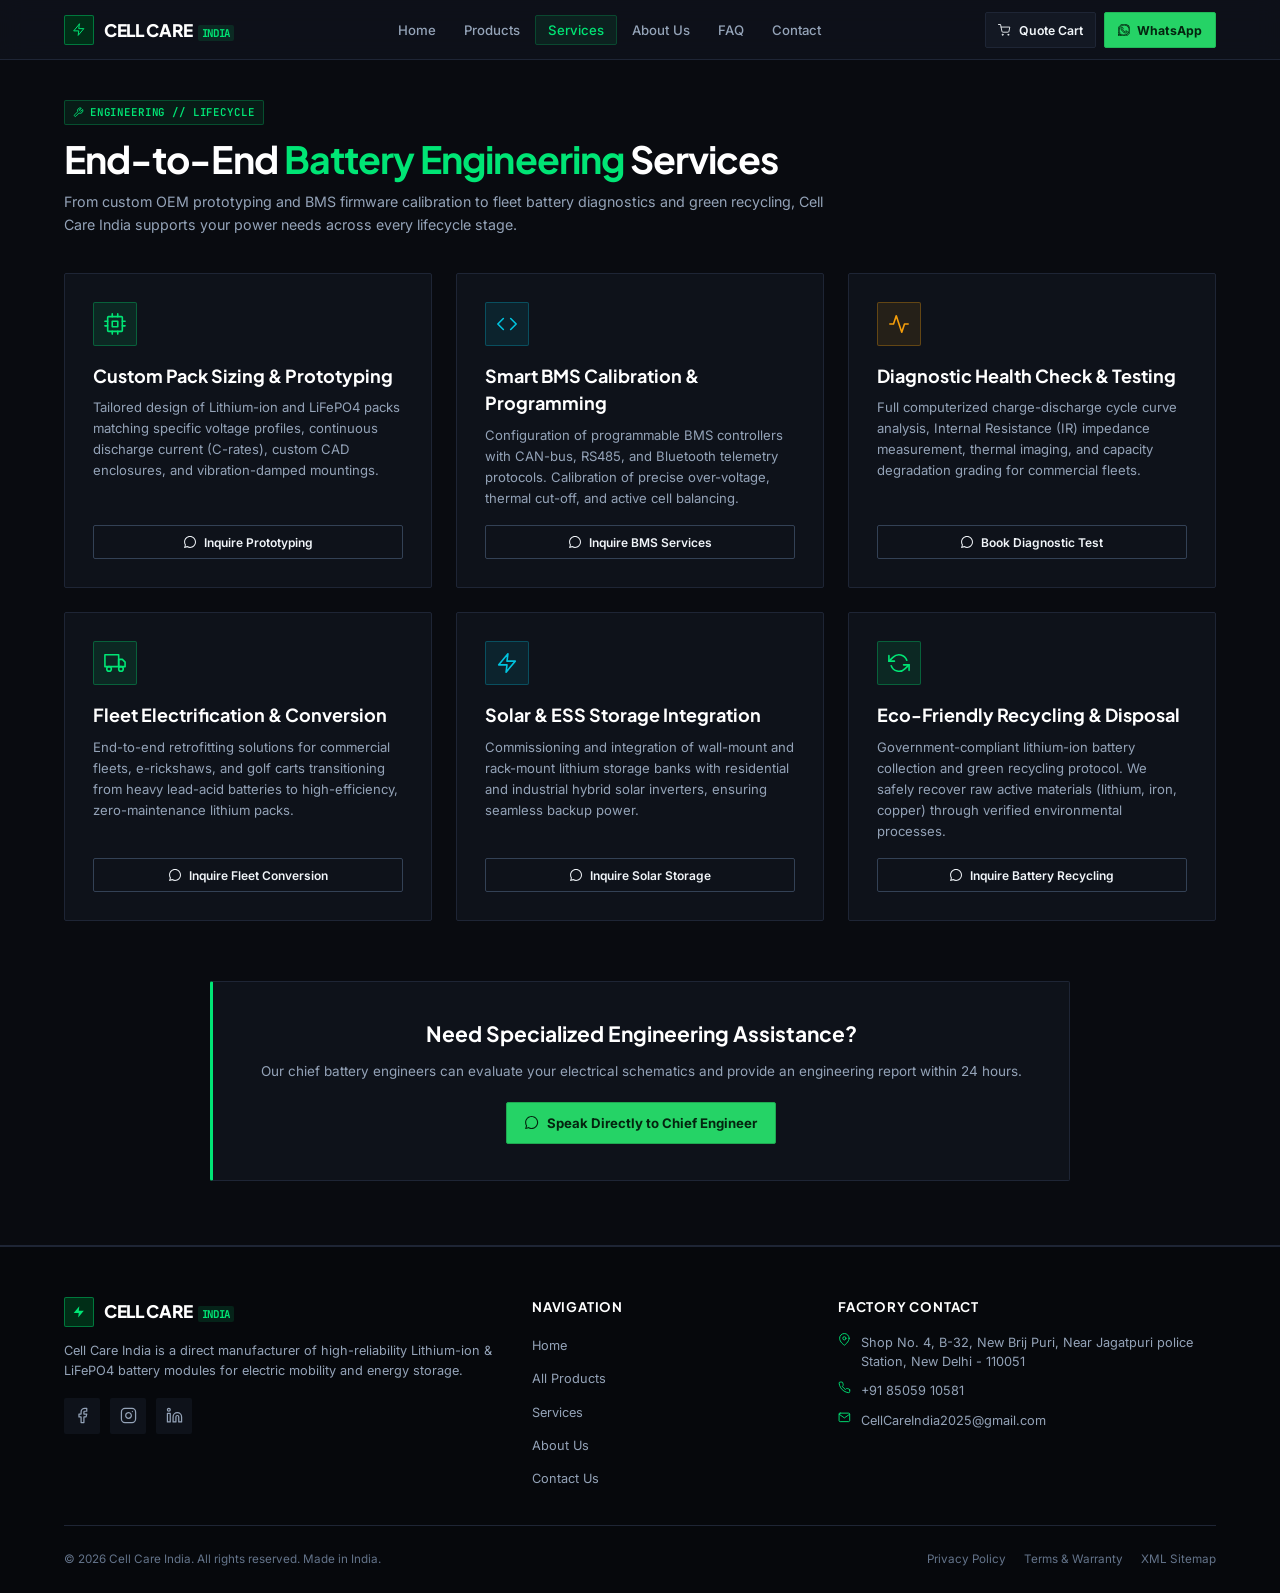
<file: services.html>
<!DOCTYPE html>
<html lang="en">
<head>
  <meta charset="UTF-8" />
  <meta name="viewport" content="width=device-width, initial-scale=1.0" />
  
  <title>Battery Engineering &amp; Lifecycle Services | Cell Care India</title>
  <meta name="title" content="Battery Engineering &amp; Lifecycle Services | Cell Care India" />
  <meta name="description" content="Custom EV battery design, Smart BMS calibration, diagnostic health checks, fleet conversions, and eco-friendly lithium recycling services by Cell Care India." />
  <meta name="keywords" content="Battery design services India, EV battery repair Delhi, custom BMS programming, battery testing laboratory, lithium battery recycling India" />
  <meta name="robots" content="index, follow" />
  <link rel="canonical" href="https://cellcareindia.com/services.html" />
  <meta name="theme-color" content="#00ff7f" />

  <!-- Open Graph -->
  <meta property="og:type" content="website" />
  <meta property="og:url" content="https://cellcareindia.com/services.html" />
  <meta property="og:title" content="Battery Engineering &amp; Lifecycle Services | Cell Care India" />
  <meta property="og:description" content="Custom battery design, BMS calibration, diagnostic cell testing, and green recycling." />
  <meta property="og:image" content="https://cellcareindia.com/assets/images/logo.png" />

  <!-- Breadcrumb Schema -->
  <script type="application/ld+json">
  {
    "@context": "https://schema.org",
    "@type": "BreadcrumbList",
    "itemListElement": [
      {
        "@type": "ListItem",
        "position": 1,
        "name": "Home",
        "item": "https://cellcareindia.com/"
      },
      {
        "@type": "ListItem",
        "position": 2,
        "name": "Services",
        "item": "https://cellcareindia.com/services.html"
      }
    ]
  }
  </script>

  <!-- Favicons -->
  <link rel="icon" type="image/x-icon" href="favicon.ico" />
  <link rel="shortcut icon" type="image/x-icon" href="favicon.ico" />

  <!-- External Fonts & Icons -->
  <link rel="stylesheet" href="https://cdnjs.cloudflare.com/ajax/libs/font-awesome/6.7.2/css/all.min.css" crossorigin="anonymous" referrerpolicy="no-referrer" />
  
  <!-- Core Design System & Styles -->
  <link rel="stylesheet" href="assets/css/main.css" />
</head>

<body>

  <!-- SITE HEADER & NAVBAR -->
  <header class="site-header">
    <div class="container">
      <nav class="navbar">
        <a href="index.html" class="brand-logo" aria-label="Cell Care India Home">
          <div class="brand-icon-box">
            <svg class="svg-icon" viewBox="0 0 24 24"><polygon points="13 2 3 14 12 14 11 22 21 10 12 10 13 2"></polygon></svg>
          </div>
          <span class="brand-name">CELL CARE <span class="brand-tag">INDIA</span></span>
        </a>

        <ul class="nav-menu">
          <li><a href="index.html" class="nav-link">Home</a></li>
          <li><a href="products.html" class="nav-link">Products</a></li>
          <li><a href="services.html" class="nav-link active">Services</a></li>
          <li><a href="about.html" class="nav-link">About Us</a></li>
          <li><a href="faq.html" class="nav-link">FAQ</a></li>
          <li><a href="contact.html" class="nav-link">Contact</a></li>
        </ul>

        <div class="nav-actions">
          <button class="cart-pill-btn open-quote-drawer" title="View Quotation Cart">
            <svg class="svg-icon" viewBox="0 0 24 24"><circle cx="9" cy="21" r="1"></circle><circle cx="20" cy="21" r="1"></circle><path d="M1 1h4l2.68 13.39a2 2 0 0 0 2 1.61h9.72a2 2 0 0 0 2-1.61L23 6H6"></path></svg>
            <span>Quote Cart</span>
            <span class="cart-badge cart-count-badge" style="display:none;">0</span>
          </button>

          <button class="btn-whatsapp-nav" onclick="CellCare.openWhatsApp('Hello Cell Care India! I want to inquire about battery engineering services.')">
            <svg class="svg-icon" viewBox="0 0 24 24" fill="currentColor" stroke="none"><path d="M17.472 14.382c-.297-.149-1.758-.867-2.03-.967-.273-.099-.471-.148-.67.15-.197.297-.767.966-.94 1.164-.173.199-.347.223-.644.075-.297-.15-1.255-.463-2.39-1.475-.883-.788-1.48-1.761-1.653-2.059-.173-.297-.018-.458.13-.606.134-.133.298-.347.446-.52.149-.174.198-.298.298-.497.099-.198.05-.371-.025-.52-.075-.149-.669-1.612-.916-2.207-.242-.579-.487-.5-.669-.51-.173-.008-.371-.01-.57-.01-.198 0-.52.074-.792.372-.272.297-1.04 1.016-1.04 2.479 0 1.462 1.065 2.875 1.213 3.074.149.198 2.096 3.2 5.077 4.487.709.306 1.262.489 1.694.625.712.227 1.36.195 1.871.118.571-.085 1.758-.719 2.006-1.413.248-.694.248-1.289.173-1.413-.074-.124-.272-.198-.57-.347m-5.421 7.403h-.004a9.87 9.87 0 01-5.031-1.378l-.361-.214-3.741.982.998-3.648-.235-.374a9.86 9.86 0 01-1.51-5.26c.001-5.45 4.436-9.884 9.888-9.884 2.64 0 5.122 1.03 6.988 2.898a9.825 9.825 0 012.893 6.994c-.003 5.45-4.437 9.884-9.885 9.884m8.413-18.297A11.815 11.815 0 0012.05 0C5.495 0 .16 5.335.157 11.892c0 2.096.547 4.142 1.588 5.945L.057 24l6.305-1.654a11.882 11.882 0 005.683 1.448h.005c6.554 0 11.89-5.335 11.893-11.893a11.821 11.821 0 00-3.48-8.413z"/></svg>
            <span>WhatsApp</span>
          </button>

          <button id="hamburgerBtn" class="hamburger-btn" aria-label="Open Mobile Menu">
            <svg class="svg-icon" viewBox="0 0 24 24"><line x1="3" y1="12" x2="21" y2="12"></line><line x1="3" y1="6" x2="21" y2="6"></line><line x1="3" y1="18" x2="21" y2="18"></line></svg>
          </button>
        </div>
      </nav>
    </div>
  </header>

  <!-- Mobile Sidebar Drawer -->
  <aside id="mobileSidebar" class="mobile-sidebar">
    <div class="mobile-sidebar-header">
      <div class="brand-logo">
        <div class="brand-icon-box">
          <svg class="svg-icon" viewBox="0 0 24 24"><polygon points="13 2 3 14 12 14 11 22 21 10 12 10 13 2"></polygon></svg>
        </div>
        <span class="brand-name">CELL CARE</span>
      </div>
      <button id="closeSidebarBtn" style="background:none; border:none; color:#fff; font-size:1.5rem; cursor:pointer;">&times;</button>
    </div>
    <ul class="mobile-nav-links">
      <li><a href="index.html"><svg class="svg-icon" viewBox="0 0 24 24"><path d="M3 9l9-7 9 7v11a2 2 0 0 1-2 2H5a2 2 0 0 1-2-2z"></path></svg> Home</a></li>
      <li><a href="products.html"><svg class="svg-icon" viewBox="0 0 24 24"><rect x="3" y="3" width="7" height="7"></rect><rect x="14" y="3" width="7" height="7"></rect><rect x="14" y="14" width="7" height="7"></rect><rect x="3" y="14" width="7" height="7"></rect></svg> Products Catalog</a></li>
      <li><a href="services.html" class="active"><svg class="svg-icon" viewBox="0 0 24 24"><path d="M14.7 6.3a1 1 0 0 0 0 1.4l1.6 1.6a1 1 0 0 0 1.4 0l3.77-3.77a6 6 0 0 1-7.94 7.94l-6.91 6.91a2.12 2.12 0 0 1-3-3l6.91-6.91a6 6 0 0 1 7.94-7.94l-3.76 3.76z"></path></svg> Services</a></li>
      <li><a href="about.html"><svg class="svg-icon" viewBox="0 0 24 24"><rect x="4" y="2" width="16" height="20" rx="0"></rect><line x1="9" y1="22" x2="9" y2="12"></line><line x1="15" y1="22" x2="15" y2="12"></line><line x1="15" y1="12" x2="9" y2="12"></line></svg> About Cell Care</a></li>
      <li><a href="faq.html"><svg class="svg-icon" viewBox="0 0 24 24"><circle cx="12" cy="12" r="10"></circle><path d="M9.09 9a3 3 0 0 1 5.83 1c0 2-3 3-3 3"></path><line x1="12" y1="17" x2="12.01" y2="17"></line></svg> FAQ</a></li>
      <li><a href="contact.html"><svg class="svg-icon" viewBox="0 0 24 24"><path d="M22 16.92v3a2 2 0 0 1-2.18 2 19.79 19.79 0 0 1-8.63-3.07 19.5 19.5 0 0 1-6-6 19.79 19.79 0 0 1-3.07-8.67A2 2 0 0 1 4.11 2h3a2 2 0 0 1 2 1.72 12.84 12.84 0 0 0 .7 2.81 2 2 0 0 1-.45 2.11L8.09 9.91a16 16 0 0 0 6 6l1.27-1.27a2 2 0 0 1 2.11-.45 12.84 12.84 0 0 0 2.81.7A2 2 0 0 1 22 16.92z"></path></svg> Contact Us</a></li>
      <li><a href="checkout.html"><svg class="svg-icon" viewBox="0 0 24 24"><circle cx="9" cy="21" r="1"></circle><circle cx="20" cy="21" r="1"></circle><path d="M1 1h4l2.68 13.39a2 2 0 0 0 2 1.61h9.72a2 2 0 0 0 2-1.61L23 6H6"></path></svg> Review Quote</a></li>
    </ul>
  </aside>

  <!-- Global Backdrop -->
  <div id="overlayBackdrop" class="overlay-backdrop"></div>

  <!-- MAIN SERVICES CONTENT -->
  <main class="section" style="padding-top: 40px;">
    <div class="container">
      
      <div class="section-header" style="max-width: 780px;">
        <div class="section-tag">
          <svg class="svg-icon" viewBox="0 0 24 24" style="stroke-width:2;"><path d="M14.7 6.3a1 1 0 0 0 0 1.4l1.6 1.6a1 1 0 0 0 1.4 0l3.77-3.77a6 6 0 0 1-7.94 7.94l-6.91 6.91a2.12 2.12 0 0 1-3-3l6.91-6.91a6 6 0 0 1 7.94-7.94l-3.76 3.76z"/></svg>
          ENGINEERING // LIFECYCLE
        </div>
        <h1 class="section-title">End-to-End <span>Battery Engineering</span> Services</h1>
        <p class="section-subtitle">
          From custom OEM prototyping and BMS firmware calibration to fleet battery diagnostics and green recycling, Cell Care India supports your power needs across every lifecycle stage.
        </p>
      </div>

      <!-- 6 SERVICES GRID -->
      <div style="display:grid; grid-template-columns:repeat(auto-fit, minmax(340px, 1fr)); gap:24px; margin-bottom:60px;">
        
        <!-- Service 1 -->
        <div style="background:var(--bg-surface); border:1px solid var(--border-subtle); border-radius:var(--radius-xs); padding:28px; display:flex; flex-direction:column; gap:16px;">
          <div style="width:44px; height:44px; border-radius:var(--radius-xs); background:rgba(0,229,117,0.1); border:1px solid rgba(0,229,117,0.3); display:flex; align-items:center; justify-content:center; color:var(--accent-primary); font-size:1.25rem;">
            <svg class="svg-icon" viewBox="0 0 24 24" style="width:22px; height:22px;"><rect x="4" y="4" width="16" height="16" rx="1"/><rect x="9" y="9" width="6" height="6"/><path d="M9 1v3M15 1v3M9 20v3M15 20v3M20 9h3M20 14h3M1 9h3M1 14h3"/></svg>
          </div>
          <div>
            <h3 style="font-family:var(--font-display); font-size:1.2rem; color:#ffffff; margin-bottom:8px;">Custom Pack Sizing &amp; Prototyping</h3>
            <p style="font-size:0.875rem; color:var(--text-muted); line-height:1.6;">
              Tailored design of Lithium-ion and LiFePO4 packs matching specific voltage profiles, continuous discharge current (C-rates), custom CAD enclosures, and vibration-damped mountings.
            </p>
          </div>
          <button class="btn btn-outline btn-sm" style="margin-top:auto;" onclick="CellCare.openWhatsApp('Hello Cell Care India! I need consultation for Custom Battery Pack Prototyping.')">
            <svg class="svg-icon" viewBox="0 0 24 24" style="fill:currentColor; stroke:none;"><path d="M.057 24l1.687-6.163c-1.041-1.804-1.588-3.849-1.587-5.946.003-6.556 5.338-11.891 11.893-11.891 3.181.001 6.167 1.24 8.413 3.488 2.245 2.248 3.481 5.236 3.48 8.414-.003 6.557-5.338 11.892-11.893 11.892-1.99-.001-3.951-.5-5.688-1.448l-5.805 1.523zm6.597-3.807c1.676.995 3.276 1.591 5.392 1.592 5.448 0 9.886-4.434 9.889-9.885.002-5.462-4.415-9.89-9.881-9.892-5.452 0-9.887 4.434-9.889 9.884-.001 2.225.651 3.891 1.746 5.634l-.999 3.648 3.742-.981z"/></svg>
            Inquire Prototyping
          </button>
        </div>

        <!-- Service 2 -->
        <div style="background:var(--bg-surface); border:1px solid var(--border-subtle); border-radius:var(--radius-xs); padding:28px; display:flex; flex-direction:column; gap:16px;">
          <div style="width:44px; height:44px; border-radius:var(--radius-xs); background:rgba(6,182,212,0.1); border:1px solid rgba(6,182,212,0.3); display:flex; align-items:center; justify-content:center; color:var(--accent-cyan); font-size:1.25rem;">
            <svg class="svg-icon" viewBox="0 0 24 24" style="width:22px; height:22px;"><polyline points="16 18 22 12 16 6"/><polyline points="8 6 2 12 8 18"/></svg>
          </div>
          <div>
            <h3 style="font-family:var(--font-display); font-size:1.2rem; color:#ffffff; margin-bottom:8px;">Smart BMS Calibration &amp; Programming</h3>
            <p style="font-size:0.875rem; color:var(--text-muted); line-height:1.6;">
              Configuration of programmable BMS controllers with CAN-bus, RS485, and Bluetooth telemetry protocols. Calibration of precise over-voltage, thermal cut-off, and active cell balancing.
            </p>
          </div>
          <button class="btn btn-outline btn-sm" style="margin-top:auto;" onclick="CellCare.openWhatsApp('Hello Cell Care India! I need consultation for Smart BMS Programming and Calibration.')">
            <svg class="svg-icon" viewBox="0 0 24 24" style="fill:currentColor; stroke:none;"><path d="M.057 24l1.687-6.163c-1.041-1.804-1.588-3.849-1.587-5.946.003-6.556 5.338-11.891 11.893-11.891 3.181.001 6.167 1.24 8.413 3.488 2.245 2.248 3.481 5.236 3.48 8.414-.003 6.557-5.338 11.892-11.893 11.892-1.99-.001-3.951-.5-5.688-1.448l-5.805 1.523zm6.597-3.807c1.676.995 3.276 1.591 5.392 1.592 5.448 0 9.886-4.434 9.889-9.885.002-5.462-4.415-9.89-9.881-9.892-5.452 0-9.887 4.434-9.889 9.884-.001 2.225.651 3.891 1.746 5.634l-.999 3.648 3.742-.981z"/></svg>
            Inquire BMS Services
          </button>
        </div>

        <!-- Service 3 -->
        <div style="background:var(--bg-surface); border:1px solid var(--border-subtle); border-radius:var(--radius-xs); padding:28px; display:flex; flex-direction:column; gap:16px;">
          <div style="width:44px; height:44px; border-radius:var(--radius-xs); background:rgba(245,158,11,0.1); border:1px solid rgba(245,158,11,0.3); display:flex; align-items:center; justify-content:center; color:var(--accent-amber); font-size:1.25rem;">
            <svg class="svg-icon" viewBox="0 0 24 24" style="width:22px; height:22px;"><path d="M22 12h-4l-3 9L9 3l-3 9H2"/></svg>
          </div>
          <div>
            <h3 style="font-family:var(--font-display); font-size:1.2rem; color:#ffffff; margin-bottom:8px;">Diagnostic Health Check &amp; Testing</h3>
            <p style="font-size:0.875rem; color:var(--text-muted); line-height:1.6;">
              Full computerized charge-discharge cycle curve analysis, Internal Resistance (IR) impedance measurement, thermal imaging, and capacity degradation grading for commercial fleets.
            </p>
          </div>
          <button class="btn btn-outline btn-sm" style="margin-top:auto;" onclick="CellCare.openWhatsApp('Hello Cell Care India! I want to book a Diagnostic Battery Health Check.')">
            <svg class="svg-icon" viewBox="0 0 24 24" style="fill:currentColor; stroke:none;"><path d="M.057 24l1.687-6.163c-1.041-1.804-1.588-3.849-1.587-5.946.003-6.556 5.338-11.891 11.893-11.891 3.181.001 6.167 1.24 8.413 3.488 2.245 2.248 3.481 5.236 3.48 8.414-.003 6.557-5.338 11.892-11.893 11.892-1.99-.001-3.951-.5-5.688-1.448l-5.805 1.523zm6.597-3.807c1.676.995 3.276 1.591 5.392 1.592 5.448 0 9.886-4.434 9.889-9.885.002-5.462-4.415-9.89-9.881-9.892-5.452 0-9.887 4.434-9.889 9.884-.001 2.225.651 3.891 1.746 5.634l-.999 3.648 3.742-.981z"/></svg>
            Book Diagnostic Test
          </button>
        </div>

        <!-- Service 4 -->
        <div style="background:var(--bg-surface); border:1px solid var(--border-subtle); border-radius:var(--radius-xs); padding:28px; display:flex; flex-direction:column; gap:16px;">
          <div style="width:44px; height:44px; border-radius:var(--radius-xs); background:rgba(0,229,117,0.1); border:1px solid rgba(0,229,117,0.3); display:flex; align-items:center; justify-content:center; color:var(--accent-primary); font-size:1.25rem;">
            <svg class="svg-icon" viewBox="0 0 24 24" style="width:22px; height:22px;"><rect x="1" y="3" width="15" height="13"/><polygon points="16 8 20 8 23 11 23 16 16 16 16 8"/><circle cx="5.5" cy="18.5" r="2.5"/><circle cx="18.5" cy="18.5" r="2.5"/></svg>
          </div>
          <div>
            <h3 style="font-family:var(--font-display); font-size:1.2rem; color:#ffffff; margin-bottom:8px;">Fleet Electrification &amp; Conversion</h3>
            <p style="font-size:0.875rem; color:var(--text-muted); line-height:1.6;">
              End-to-end retrofitting solutions for commercial fleets, e-rickshaws, and golf carts transitioning from heavy lead-acid batteries to high-efficiency, zero-maintenance lithium packs.
            </p>
          </div>
          <button class="btn btn-outline btn-sm" style="margin-top:auto;" onclick="CellCare.openWhatsApp('Hello Cell Care India! I want consultation on Commercial Fleet Electrification.')">
            <svg class="svg-icon" viewBox="0 0 24 24" style="fill:currentColor; stroke:none;"><path d="M.057 24l1.687-6.163c-1.041-1.804-1.588-3.849-1.587-5.946.003-6.556 5.338-11.891 11.893-11.891 3.181.001 6.167 1.24 8.413 3.488 2.245 2.248 3.481 5.236 3.48 8.414-.003 6.557-5.338 11.892-11.893 11.892-1.99-.001-3.951-.5-5.688-1.448l-5.805 1.523zm6.597-3.807c1.676.995 3.276 1.591 5.392 1.592 5.448 0 9.886-4.434 9.889-9.885.002-5.462-4.415-9.89-9.881-9.892-5.452 0-9.887 4.434-9.889 9.884-.001 2.225.651 3.891 1.746 5.634l-.999 3.648 3.742-.981z"/></svg>
            Inquire Fleet Conversion
          </button>
        </div>

        <!-- Service 5 -->
        <div style="background:var(--bg-surface); border:1px solid var(--border-subtle); border-radius:var(--radius-xs); padding:28px; display:flex; flex-direction:column; gap:16px;">
          <div style="width:44px; height:44px; border-radius:var(--radius-xs); background:rgba(6,182,212,0.1); border:1px solid rgba(6,182,212,0.3); display:flex; align-items:center; justify-content:center; color:var(--accent-cyan); font-size:1.25rem;">
            <svg class="svg-icon" viewBox="0 0 24 24" style="width:22px; height:22px;"><polygon points="13 2 3 14 12 14 11 22 21 10 12 10 13 2"/></svg>
          </div>
          <div>
            <h3 style="font-family:var(--font-display); font-size:1.2rem; color:#ffffff; margin-bottom:8px;">Solar &amp; ESS Storage Integration</h3>
            <p style="font-size:0.875rem; color:var(--text-muted); line-height:1.6;">
              Commissioning and integration of wall-mount and rack-mount lithium storage banks with residential and industrial hybrid solar inverters, ensuring seamless backup power.
            </p>
          </div>
          <button class="btn btn-outline btn-sm" style="margin-top:auto;" onclick="CellCare.openWhatsApp('Hello Cell Care India! I need Solar ESS Battery Storage Integration.')">
            <svg class="svg-icon" viewBox="0 0 24 24" style="fill:currentColor; stroke:none;"><path d="M.057 24l1.687-6.163c-1.041-1.804-1.588-3.849-1.587-5.946.003-6.556 5.338-11.891 11.893-11.891 3.181.001 6.167 1.24 8.413 3.488 2.245 2.248 3.481 5.236 3.48 8.414-.003 6.557-5.338 11.892-11.893 11.892-1.99-.001-3.951-.5-5.688-1.448l-5.805 1.523zm6.597-3.807c1.676.995 3.276 1.591 5.392 1.592 5.448 0 9.886-4.434 9.889-9.885.002-5.462-4.415-9.89-9.881-9.892-5.452 0-9.887 4.434-9.889 9.884-.001 2.225.651 3.891 1.746 5.634l-.999 3.648 3.742-.981z"/></svg>
            Inquire Solar Storage
          </button>
        </div>

        <!-- Service 6 -->
        <div style="background:var(--bg-surface); border:1px solid var(--border-subtle); border-radius:var(--radius-xs); padding:28px; display:flex; flex-direction:column; gap:16px;">
          <div style="width:44px; height:44px; border-radius:var(--radius-xs); background:rgba(0,229,117,0.1); border:1px solid rgba(0,229,117,0.3); display:flex; align-items:center; justify-content:center; color:var(--accent-primary); font-size:1.25rem;">
            <svg class="svg-icon" viewBox="0 0 24 24" style="width:22px; height:22px;"><polyline points="1 4 1 10 7 10"/><polyline points="23 20 23 14 17 14"/><path d="M20.49 9A9 9 0 0 0 5.64 5.64L1 10m22 4l-4.64 4.36A9 9 0 0 1 3.51 15"/></svg>
          </div>
          <div>
            <h3 style="font-family:var(--font-display); font-size:1.2rem; color:#ffffff; margin-bottom:8px;">Eco-Friendly Recycling &amp; Disposal</h3>
            <p style="font-size:0.875rem; color:var(--text-muted); line-height:1.6;">
              Government-compliant lithium-ion battery collection and green recycling protocol. We safely recover raw active materials (lithium, iron, copper) through verified environmental processes.
            </p>
          </div>
          <button class="btn btn-outline btn-sm" style="margin-top:auto;" onclick="CellCare.openWhatsApp('Hello Cell Care India! I want to inquire about Lithium Battery Recycling and Safe Disposal.')">
            <svg class="svg-icon" viewBox="0 0 24 24" style="fill:currentColor; stroke:none;"><path d="M.057 24l1.687-6.163c-1.041-1.804-1.588-3.849-1.587-5.946.003-6.556 5.338-11.891 11.893-11.891 3.181.001 6.167 1.24 8.413 3.488 2.245 2.248 3.481 5.236 3.48 8.414-.003 6.557-5.338 11.892-11.893 11.892-1.99-.001-3.951-.5-5.688-1.448l-5.805 1.523zm6.597-3.807c1.676.995 3.276 1.591 5.392 1.592 5.448 0 9.886-4.434 9.889-9.885.002-5.462-4.415-9.89-9.881-9.892-5.452 0-9.887 4.434-9.889 9.884-.001 2.225.651 3.891 1.746 5.634l-.999 3.648 3.742-.981z"/></svg>
            Inquire Battery Recycling
          </button>
        </div>

      </div>

      <!-- Quick Consultation CTA -->
      <div style="background:var(--bg-surface); border:1px solid var(--border-subtle); border-left:3px solid var(--accent-primary); border-radius:var(--radius-xs); padding:36px; text-align:center; max-width:860px; margin:0 auto;">
        <h3 style="font-family:var(--font-display); font-size:1.4rem; color:#ffffff; margin-bottom:10px;">Need Specialized Engineering Assistance?</h3>
        <p style="color:var(--text-muted); font-size:0.9rem; margin-bottom:20px;">Our chief battery engineers can evaluate your electrical schematics and provide an engineering report within 24 hours.</p>
        <button class="btn btn-whatsapp" onclick="CellCare.openWhatsApp('Hello Cell Care India! I want to speak with a Senior Battery Engineer regarding custom services.')">
          <svg class="svg-icon" viewBox="0 0 24 24" style="fill:currentColor; stroke:none;"><path d="M.057 24l1.687-6.163c-1.041-1.804-1.588-3.849-1.587-5.946.003-6.556 5.338-11.891 11.893-11.891 3.181.001 6.167 1.24 8.413 3.488 2.245 2.248 3.481 5.236 3.48 8.414-.003 6.557-5.338 11.892-11.893 11.892-1.99-.001-3.951-.5-5.688-1.448l-5.805 1.523zm6.597-3.807c1.676.995 3.276 1.591 5.392 1.592 5.448 0 9.886-4.434 9.889-9.885.002-5.462-4.415-9.89-9.881-9.892-5.452 0-9.887 4.434-9.889 9.884-.001 2.225.651 3.891 1.746 5.634l-.999 3.648 3.742-.981z"/></svg>
          Speak Directly to Chief Engineer
        </button>
      </div>

    </div>
  </main>

  <!-- GLOBAL SLIDE-OVER QUOTE DRAWER -->
  <aside id="quoteDrawer" class="quote-drawer">
    <div class="quote-drawer-header">
      <div style="display:flex; align-items:center; gap:8px;">
        <svg class="svg-icon" viewBox="0 0 24 24" style="color:var(--accent-primary);"><circle cx="9" cy="21" r="1"></circle><circle cx="20" cy="21" r="1"></circle><path d="M1 1h4l2.68 13.39a2 2 0 0 0 2 1.61h9.72a2 2 0 0 0 2-1.61L23 6H6"></path></svg>
        <span style="font-family:var(--font-mono); font-size:0.85rem; font-weight:700; letter-spacing:0.05em; color:var(--text-primary); text-transform:uppercase;">Quote Cart</span>
      </div>
      <button id="quoteDrawerClose" class="quote-drawer-close" aria-label="Close Drawer">&times;</button>
    </div>
    <div id="quoteDrawerItems" class="quote-drawer-body"></div>
    <div class="quote-drawer-footer">
      <div class="quote-summary-row">
        <span id="quoteDrawerCountText" style="color:var(--text-muted); font-size:0.8rem; font-family:var(--font-mono);">SUBTOTAL</span>
        <span id="quoteDrawerTotal" class="quote-summary-total">₹0</span>
      </div>
      <button id="quoteDrawerProceed" class="btn btn-primary" style="width:100%;">Proceed to WhatsApp Checkout</button>
    </div>
  </aside>

  <!-- SITE FOOTER -->
  <footer class="site-footer">
    <div class="container">
      <div class="footer-grid">
        <div class="footer-brand">
          <div class="brand-logo">
            <div class="brand-icon-box">
              <svg class="svg-icon" viewBox="0 0 24 24" style="color:var(--accent-primary); fill:currentColor; stroke:none;"><polygon points="13 2 3 14 12 14 11 22 21 10 12 10 13 2"/></svg>
            </div>
            <span class="brand-name">CELL CARE <span class="brand-tag">INDIA</span></span>
          </div>
          <p>Cell Care India is a direct manufacturer of high-reliability Lithium-ion &amp; LiFePO4 battery modules for electric mobility and energy storage.</p>
          <div class="footer-socials">
            <a href="https://www.facebook.com/profile.php?id=61567162763508&amp;mibextid=ZbWKwL" target="_blank" rel="noopener noreferrer" class="footer-social-link social-facebook" aria-label="Facebook"><svg class="svg-icon" viewBox="0 0 24 24"><path d="M18 2h-3a5 5 0 0 0-5 5v3H7v4h3v8h4v-8h3l1-4h-4V7a1 1 0 0 1 1-1h3z"></path></svg></a>
            <a href="https://instagram.com/cellcare_india" target="_blank" rel="noopener noreferrer" class="footer-social-link social-instagram" aria-label="Instagram"><svg class="svg-icon" viewBox="0 0 24 24"><rect x="2" y="2" width="20" height="20" rx="5" ry="5"></rect><path d="M16 11.37A4 4 0 1 1 12.63 8 4 4 0 0 1 16 11.37z"></path><line x1="17.5" y1="6.5" x2="17.51" y2="6.5"></line></svg></a>
            <a href="https://www.linkedin.com/in/cell-care-india-931736398" target="_blank" rel="noopener noreferrer" class="footer-social-link social-linkedin" aria-label="LinkedIn"><svg class="svg-icon" viewBox="0 0 24 24"><path d="M16 8a6 6 0 0 1 6 6v7h-4v-7a2 2 0 0 0-2-2 2 2 0 0 0-2 2v7h-4v-7a6 6 0 0 1 6-6z"></path><rect x="2" y="9" width="4" height="12"></rect><circle cx="4" cy="4" r="2"></circle></svg></a>
          </div>
        </div>
        <div class="footer-col">
          <h4>Navigation</h4>
          <ul class="footer-links">
            <li><a href="index.html">Home</a></li>
            <li><a href="products.html">All Products</a></li>
            <li><a href="services.html">Services</a></li>
            <li><a href="about.html">About Us</a></li>
            <li><a href="contact.html">Contact Us</a></li>
          </ul>
        </div>
        <div class="footer-col">
          <h4>Factory Contact</h4>
          <ul class="footer-contact-list">
            <li>
              <svg class="svg-icon" viewBox="0 0 24 24" style="color:var(--accent-primary);"><path d="M21 10c0 7-9 13-9 13s-9-6-9-13a9 9 0 0 1 18 0z"/><circle cx="12" cy="10" r="3"/></svg>
              <span data-bind="site-address">New Delhi, India</span>
            </li>
            <li>
              <svg class="svg-icon" viewBox="0 0 24 24" style="color:var(--accent-primary);"><path d="M22 16.92v3a2 2 0 0 1-2.18 2 19.79 19.79 0 0 1-8.63-3.07 19.5 19.5 0 0 1-6-6 19.79 19.79 0 0 1-3.07-8.67A2 2 0 0 1 4.11 2h3a2 2 0 0 1 2 1.72 12.84 12.84 0 0 0 .7 2.81 2 2 0 0 1-.45 2.11L8.09 9.91a16 16 0 0 0 6 6l1.27-1.27a2 2 0 0 1 2.11-.45 12.84 12.84 0 0 0 2.81.7A2 2 0 0 1 22 16.92z"/></svg>
              <span data-bind="site-phone">+91 85059 10581</span>
            </li>
            <li>
              <svg class="svg-icon" viewBox="0 0 24 24" style="color:var(--accent-primary);"><path d="M4 4h16c1.1 0 2 .9 2 2v12c0 1.1-.9 2-2 2H4c-1.1 0-2-.9-2-2V6c0-1.1.9-2 2-2z"/><polyline points="22,6 12,13 2,6"/></svg>
              <span data-bind="site-email">sales@cellcareindia.com</span>
            </li>
          </ul>
        </div>
      </div>
      <div class="footer-bottom">
        <div>© 2026 Cell Care India. All rights reserved. Made in India.</div>
        <div class="footer-bottom-links">
          <a href="privacy.html">Privacy Policy</a>
          <a href="terms.html">Terms &amp; Warranty</a>
          <a href="sitemap.xml">XML Sitemap</a>
        </div>
      </div>
    </div>
  </footer>

  <!-- Scripts -->
  <script src="assets/js/api-config.js"></script>
  <script src="assets/js/core.js"></script>
</body>
</html>
</file>
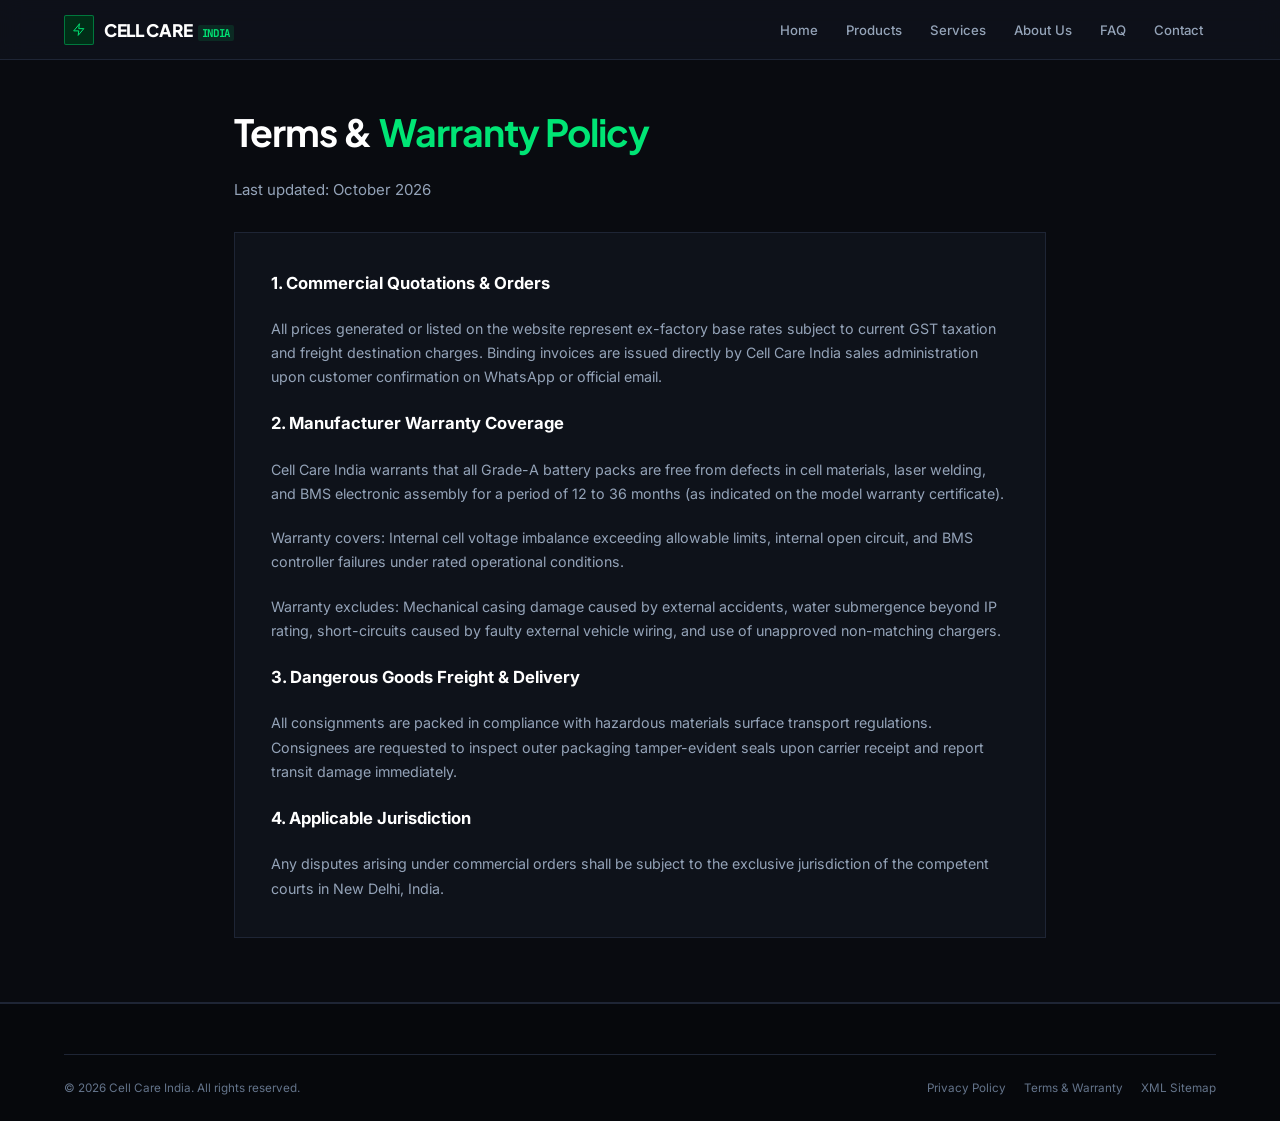
<file: terms.html>
<!DOCTYPE html>
<html lang="en">
<head>
  <meta charset="UTF-8" />
  <meta name="viewport" content="width=device-width, initial-scale=1.0" />
  <title>Terms &amp; Warranty Policy | Cell Care India</title>
  <meta name="description" content="Terms of Sale, Manufacturer Warranty, and Freight Policy for Cell Care India Lithium-ion and LiFePO4 battery modules." />
  <meta name="robots" content="index, follow" />
  <link rel="canonical" href="https://cellcareindia.com/terms.html" />
  <!-- Favicons -->
  <link rel="icon" type="image/x-icon" href="favicon.ico" />
  <link rel="shortcut icon" type="image/x-icon" href="favicon.ico" />

  <link rel="stylesheet" href="https://cdnjs.cloudflare.com/ajax/libs/font-awesome/6.7.2/css/all.min.css" />
  <link rel="stylesheet" href="assets/css/main.css" />
</head>
<body>
  <header class="site-header">
    <div class="container">
      <nav class="navbar">
        <a href="index.html" class="brand-logo">
          <div class="brand-icon-box">
            <svg class="svg-icon" viewBox="0 0 24 24"><polygon points="13 2 3 14 12 14 11 22 21 10 12 10 13 2"></polygon></svg>
          </div>
          <span class="brand-name">CELL CARE <span class="brand-tag">INDIA</span></span>
        </a>
        <ul class="nav-menu">
          <li><a href="index.html" class="nav-link">Home</a></li>
          <li><a href="products.html" class="nav-link">Products</a></li>
          <li><a href="services.html" class="nav-link">Services</a></li>
          <li><a href="about.html" class="nav-link">About Us</a></li>
          <li><a href="faq.html" class="nav-link">FAQ</a></li>
          <li><a href="contact.html" class="nav-link">Contact</a></li>
        </ul>
      </nav>
    </div>
  </header>

  <main class="section" style="padding-top: 50px;">
    <div class="container" style="max-width: 860px;">
      <h1 class="section-title" style="margin-bottom: 24px;">Terms &amp; <span>Warranty Policy</span></h1>
      <p style="color:var(--text-muted); margin-bottom: 30px;">Last updated: October 2026</p>

      <div style="background:var(--bg-surface); border:1px solid var(--border-subtle); border-radius:var(--radius-lg); padding:36px; display:flex; flex-direction:column; gap:20px; font-size:0.95rem; line-height:1.7; color:var(--text-muted);">
        <h3 style="color:#ffffff;">1. Commercial Quotations &amp; Orders</h3>
        <p>All prices generated or listed on the website represent ex-factory base rates subject to current GST taxation and freight destination charges. Binding invoices are issued directly by Cell Care India sales administration upon customer confirmation on WhatsApp or official email.</p>

        <h3 style="color:#ffffff;">2. Manufacturer Warranty Coverage</h3>
        <p>Cell Care India warrants that all Grade-A battery packs are free from defects in cell materials, laser welding, and BMS electronic assembly for a period of 12 to 36 months (as indicated on the model warranty certificate).</p>
        <p>Warranty covers: Internal cell voltage imbalance exceeding allowable limits, internal open circuit, and BMS controller failures under rated operational conditions.</p>
        <p>Warranty excludes: Mechanical casing damage caused by external accidents, water submergence beyond IP rating, short-circuits caused by faulty external vehicle wiring, and use of unapproved non-matching chargers.</p>

        <h3 style="color:#ffffff;">3. Dangerous Goods Freight &amp; Delivery</h3>
        <p>All consignments are packed in compliance with hazardous materials surface transport regulations. Consignees are requested to inspect outer packaging tamper-evident seals upon carrier receipt and report transit damage immediately.</p>

        <h3 style="color:#ffffff;">4. Applicable Jurisdiction</h3>
        <p>Any disputes arising under commercial orders shall be subject to the exclusive jurisdiction of the competent courts in New Delhi, India.</p>
      </div>
    </div>
  </main>

  <footer class="site-footer">
    <div class="container">
      <div class="footer-bottom">
        <div>© 2026 Cell Care India. All rights reserved.</div>
        <div class="footer-bottom-links">
          <a href="privacy.html">Privacy Policy</a>
          <a href="terms.html">Terms &amp; Warranty</a>
          <a href="sitemap.xml">XML Sitemap</a>
        </div>
      </div>
    </div>
  </footer>
</body>
</html>
</file>
<file: assets/css/main.css>
/* ==========================================================================
   CELL CARE INDIA — SHARPISM & MINIMALISM DESIGN SYSTEM (v3.1)
   Industrial Precision, Hairline Borders, Geometric Structure, Zero AI-Tropes
   ========================================================================== */

@import url('https://fonts.googleapis.com/css2?family=Inter:wght@300;400;500;600;700&family=JetBrains+Mono:wght@400;500;600;700&family=Plus+Jakarta+Sans:wght@500;600;700;800&display=swap');

:root {
  /* Surface System — Deep Carbon Obsidian */
  --bg-canvas: #090b10;
  --bg-surface: #0e121a;
  --bg-card: #131823;
  --bg-card-hover: #182030;
  --bg-elevated: #1a2233;
  --bg-subtle: #0d1118;
  --bg-glass: rgba(14, 18, 26, 0.94);

  /* Precise Accents — Industrial Electric Emerald & Technical Accents */
  --accent-primary: #00e575;
  --accent-primary-hover: #00ff83;
  --accent-primary-subtle: rgba(0, 229, 117, 0.08);
  --accent-cyan: #00c4df;
  --accent-cyan-subtle: rgba(0, 196, 223, 0.08);
  --accent-amber: #f59e0b;
  --accent-red: #ef4444;

  /* High Contrast Typography */
  --text-main: #f1f5f9;
  --text-muted: #94a3b8;
  --text-faint: #64748b;
  --text-inverse: #020617;

  /* Sharpism Hairlines & Borders */
  --border-hairline: 1px solid rgba(255, 255, 255, 0.08);
  --border-subtle: #1e2535;
  --border-card: #222b3d;
  --border-strong: #334155;
  --border-accent: #00e575;

  /* Shadows — Subtle, Sharp & Controlled (Zero Blurry Globs) */
  --shadow-none: none;
  --shadow-subtle: 0 1px 3px rgba(0, 0, 0, 0.4);
  --shadow-card: 0 4px 12px rgba(0, 0, 0, 0.35);

  /* Sharpism Radii — Strictly 0px to 3px max */
  --radius-none: 0px;
  --radius-xs: 2px;
  --radius-sm: 3px;
  --radius-md: 4px;

  /* Precision Architectural Layout Dimensions */
  --nav-height: 60px;
  --container-max: 1200px;
  --gutter-desktop: 24px;
  --gutter-mobile: 16px;

  /* Typography Stacks */
  --font-display: 'Plus Jakarta Sans', -apple-system, sans-serif;
  --font-body: 'Inter', -apple-system, sans-serif;
  --font-mono: 'JetBrains Mono', 'SF Mono', monospace;

  /* Snappy Transitions */
  --transition-fast: 0.15s ease;
  --transition-normal: 0.2s cubic-bezier(0.16, 1, 0.3, 1);
}

/* ==========================================================================
   BASE RESET & TYPOGRAPHY
   ========================================================================== */
*, *::before, *::after {
  box-sizing: border-box;
  margin: 0;
  padding: 0;
}

html {
  scroll-behavior: smooth;
  font-size: 15px;
  color-scheme: dark;
}

body {
  font-family: var(--font-body);
  background-color: var(--bg-canvas);
  color: var(--text-main);
  line-height: 1.55;
  overflow-x: hidden;
  min-height: 100vh;
  display: flex;
  flex-direction: column;
  -webkit-font-smoothing: antialiased;
}

img {
  max-width: 100%;
  height: auto;
  display: block;
}

a {
  color: inherit;
  text-decoration: none;
  transition: color var(--transition-fast);
}

button, input, select, textarea {
  font-family: inherit;
  font-size: inherit;
  color: inherit;
}

/* ==========================================================================
   SVG ICON UTILITIES (LIGHTWEIGHT, CRISP & INLINE)
   ========================================================================== */
.svg-icon {
  display: inline-block;
  width: 1em;
  height: 1em;
  stroke-width: 1.75;
  fill: none;
  stroke: currentColor;
  stroke-linecap: round;
  stroke-linejoin: round;
  vertical-align: -0.125em;
  flex-shrink: 0;
}

/* ==========================================================================
   CONTAINERS & STRUCTURAL GRID
   ========================================================================== */
.container {
  width: 100%;
  max-width: var(--container-max);
  margin-left: auto;
  margin-right: auto;
  padding-left: var(--gutter-desktop);
  padding-right: var(--gutter-desktop);
}

.section {
  padding: 64px 0;
  position: relative;
  border-bottom: 1px solid var(--border-subtle);
}

.section-header {
  max-width: 720px;
  margin-bottom: 36px;
}

.section-tag {
  display: inline-flex;
  align-items: center;
  gap: 6px;
  font-family: var(--font-mono);
  font-size: 0.72rem;
  font-weight: 600;
  text-transform: uppercase;
  letter-spacing: 0.08em;
  color: var(--accent-primary);
  background: var(--accent-primary-subtle);
  border: 1px solid rgba(0, 229, 117, 0.25);
  padding: 3px 8px;
  border-radius: var(--radius-xs);
  margin-bottom: 12px;
}

.section-title {
  font-family: var(--font-display);
  font-size: clamp(1.85rem, 3.5vw, 2.5rem);
  font-weight: 700;
  line-height: 1.18;
  color: #ffffff;
  letter-spacing: -0.025em;
  margin-bottom: 10px;
}

.section-title span {
  color: var(--accent-primary);
}

.section-subtitle {
  color: var(--text-muted);
  font-size: 0.95rem;
  line-height: 1.6;
}

/* ==========================================================================
   PRECISION HEADER & NAVBAR (EXACT 60PX HEIGHT)
   ========================================================================== */
.site-header {
  position: sticky;
  top: 0;
  z-index: 1000;
  height: var(--nav-height);
  background: var(--bg-glass);
  backdrop-filter: blur(12px);
  -webkit-backdrop-filter: blur(12px);
  border-bottom: 1px solid var(--border-subtle);
}

.site-header.scrolled {
  border-bottom-color: rgba(255, 255, 255, 0.12);
  background: #090b10;
}

.navbar {
  display: flex;
  align-items: center;
  justify-content: space-between;
  height: var(--nav-height);
}

.brand-logo {
  display: flex;
  align-items: center;
  gap: 10px;
  font-family: var(--font-display);
  font-weight: 800;
  font-size: 1.15rem;
  letter-spacing: -0.02em;
}

.brand-icon-box {
  width: 30px;
  height: 30px;
  border-radius: var(--radius-xs);
  background: #002e17;
  border: 1px solid rgba(0, 229, 117, 0.4);
  display: flex;
  align-items: center;
  justify-content: center;
  color: var(--accent-primary);
  font-size: 0.9rem;
}

.brand-name {
  color: #ffffff;
}

.brand-tag {
  font-family: var(--font-mono);
  font-size: 0.72rem;
  font-weight: 700;
  color: var(--accent-primary);
  margin-left: 2px;
  background: rgba(0, 229, 117, 0.12);
  padding: 1px 4px;
  border-radius: var(--radius-xs);
}

.nav-menu {
  display: flex;
  align-items: center;
  list-style: none;
  gap: 2px;
}

.nav-link {
  padding: 6px 12px;
  border-radius: var(--radius-xs);
  font-size: 0.88rem;
  font-weight: 500;
  color: var(--text-muted);
  border: 1px solid transparent;
  transition: all var(--transition-fast);
}

.nav-link:hover {
  color: #ffffff;
  background: rgba(255, 255, 255, 0.04);
}

.nav-link.active {
  color: var(--accent-primary);
  background: var(--accent-primary-subtle);
  border-color: rgba(0, 229, 117, 0.2);
}

.nav-actions {
  display: flex;
  align-items: center;
  gap: 8px;
}

/* Nav Action Buttons */
.cart-pill-btn {
  display: inline-flex;
  align-items: center;
  gap: 8px;
  height: 36px;
  padding: 0 12px;
  background: var(--bg-card);
  border: 1px solid var(--border-subtle);
  border-radius: var(--radius-xs);
  color: var(--text-main);
  font-size: 0.82rem;
  font-weight: 600;
  cursor: pointer;
  transition: all var(--transition-fast);
}

.cart-pill-btn:hover {
  border-color: var(--accent-primary);
  color: #ffffff;
}

.cart-badge {
  font-family: var(--font-mono);
  background: var(--accent-primary);
  color: #000000;
  font-size: 0.72rem;
  font-weight: 800;
  padding: 1px 6px;
  border-radius: var(--radius-xs);
}

.btn-whatsapp-nav {
  display: inline-flex;
  align-items: center;
  gap: 7px;
  height: 36px;
  padding: 0 13px;
  background: #25d366;
  border: 1px solid #20b858;
  border-radius: var(--radius-xs);
  color: #04240f;
  font-size: 0.82rem;
  font-weight: 700;
  cursor: pointer;
  transition: all var(--transition-fast);
}

.btn-whatsapp-nav:hover {
  background: #20bd5a;
}

.hamburger-btn {
  display: none;
  background: var(--bg-card);
  border: 1px solid var(--border-subtle);
  border-radius: var(--radius-xs);
  color: #ffffff;
  width: 36px;
  height: 36px;
  align-items: center;
  justify-content: center;
  font-size: 1.1rem;
  cursor: pointer;
}

/* ==========================================================================
   BUTTONS (SHARPISM & EXACT HEIGHTS)
   ========================================================================== */
.btn {
  display: inline-flex;
  align-items: center;
  justify-content: center;
  gap: 8px;
  font-weight: 600;
  border-radius: var(--radius-xs);
  cursor: pointer;
  transition: all var(--transition-fast);
  white-space: nowrap;
  border: 1px solid transparent;
  outline: none;
}

.btn-sm {
  height: 34px;
  padding: 0 12px;
  font-size: 0.8rem;
}

.btn-md, .btn:not(.btn-sm):not(.btn-lg) {
  height: 42px;
  padding: 0 18px;
  font-size: 0.88rem;
}

.btn-lg {
  height: 48px;
  padding: 0 24px;
  font-size: 0.95rem;
}

/* Primary Button (Electric Emerald Sharp) */
.btn-primary {
  background: var(--accent-primary);
  color: #000000;
  border-color: var(--accent-primary);
  font-weight: 700;
}

.btn-primary:hover {
  background: var(--accent-primary-hover);
  border-color: var(--accent-primary-hover);
}

/* Secondary Button (Structured Dark Surface) */
.btn-secondary {
  background: var(--bg-card);
  color: var(--text-main);
  border: 1px solid var(--border-card);
}

.btn-secondary:hover {
  background: var(--bg-card-hover);
  border-color: var(--border-strong);
  color: #ffffff;
}

/* Outline Button */
.btn-outline {
  background: transparent;
  color: var(--text-main);
  border: 1px solid var(--border-strong);
}

.btn-outline:hover {
  border-color: var(--accent-primary);
  color: var(--accent-primary);
  background: var(--accent-primary-subtle);
}

/* WhatsApp Direct CTA */
.btn-whatsapp {
  background: #25d366;
  color: #04240f;
  border: 1px solid #1fa851;
  font-weight: 700;
}

.btn-whatsapp:hover {
  background: #22c35e;
}

/* ==========================================================================
   FORM CONTROLS (EXACT 42PX, CRISP EDGES)
   ========================================================================== */
.form-group {
  margin-bottom: 16px;
}

.form-label, .form-group label {
  display: block;
  font-size: 0.82rem;
  font-weight: 600;
  color: var(--text-muted);
  margin-bottom: 6px;
  letter-spacing: 0.02em;
}

.form-label span.req, label span.req {
  color: var(--accent-primary);
  margin-left: 2px;
}

.form-control {
  width: 100%;
  height: 42px;
  background: var(--bg-surface);
  border: 1px solid var(--border-subtle);
  border-radius: var(--radius-xs);
  padding: 0 12px;
  color: var(--text-main);
  font-size: 0.9rem;
  outline: none;
  transition: border-color var(--transition-fast);
}

.form-control:focus {
  border-color: var(--accent-primary);
  background: var(--bg-card);
}

textarea.form-control {
  height: auto;
  min-height: 84px;
  padding: 10px 12px;
  resize: vertical;
}

select.form-control {
  cursor: pointer;
  background-color: var(--bg-surface);
}

.input-icon-wrapper {
  position: relative;
  display: flex;
  align-items: center;
}

.input-icon-wrapper .input-icon {
  position: absolute;
  left: 12px;
  color: var(--text-faint);
  font-size: 0.85rem;
  pointer-events: none;
}

.input-icon-wrapper .form-control.has-icon {
  padding-left: 36px;
}

/* ==========================================================================
   GLOBAL QTY STEPPER & UTILITY GRIDS
   ========================================================================== */
.qty-stepper {
  display: inline-flex;
  align-items: center;
  background: var(--bg-surface);
  border: 1px solid var(--border-subtle);
  border-radius: var(--radius-xs);
  height: 38px;
  overflow: hidden;
  box-sizing: border-box;
}

.stepper-btn {
  width: 32px;
  height: 100%;
  background: transparent;
  border: none;
  color: #ffffff;
  font-family: var(--font-mono);
  font-size: 1rem;
  font-weight: 700;
  cursor: pointer;
  display: inline-flex;
  align-items: center;
  justify-content: center;
  transition: background var(--transition-fast), color var(--transition-fast);
  padding: 0;
  margin: 0;
}

.stepper-btn:hover {
  background: rgba(255, 255, 255, 0.08);
  color: var(--accent-primary);
}

.stepper-input {
  width: 38px;
  height: 100%;
  background: transparent;
  border: none;
  border-left: 1px solid var(--border-subtle);
  border-right: 1px solid var(--border-subtle);
  color: #ffffff;
  font-family: var(--font-mono);
  font-size: 0.85rem;
  font-weight: 700;
  text-align: center;
  outline: none;
  padding: 0;
  margin: 0;
  box-sizing: border-box;
}

/* Responsive Structural Grids */
.hero-grid {
  display: grid;
  grid-template-columns: 1.15fr 0.85fr;
  gap: 48px;
  align-items: center;
}

.calc-inputs-grid {
  display: grid;
  grid-template-columns: 1fr 1fr;
  gap: 20px;
  margin-bottom: 24px;
}

.contact-grid-layout {
  display: grid;
  grid-template-columns: 1.25fr 0.75fr;
  gap: 28px;
  align-items: flex-start;
}

.form-grid-2 {
  display: grid;
  grid-template-columns: 1fr 1fr;
  gap: 16px;
  margin-bottom: 16px;
}

/* ==========================================================================
   CARDS & PANELS (SHARP ARCHITECTURAL CELLS)
   ========================================================================== */
.card, .panel {
  background: var(--bg-card);
  border: 1px solid var(--border-subtle);
  border-radius: var(--radius-xs);
  padding: 24px;
}

/* Badges & Tags */
.badge {
  display: inline-flex;
  align-items: center;
  gap: 4px;
  font-family: var(--font-mono);
  font-size: 0.72rem;
  font-weight: 700;
  padding: 2px 7px;
  border-radius: var(--radius-xs);
  border: 1px solid transparent;
  letter-spacing: 0.04em;
  text-transform: uppercase;
}

.badge-success {
  background: rgba(0, 229, 117, 0.1);
  color: var(--accent-primary);
  border-color: rgba(0, 229, 117, 0.25);
}

.badge-cyan {
  background: rgba(0, 196, 223, 0.1);
  color: var(--accent-cyan);
  border-color: rgba(0, 196, 223, 0.25);
}

.badge-amber {
  background: rgba(245, 158, 11, 0.1);
  color: var(--accent-amber);
  border-color: rgba(245, 158, 11, 0.25);
}

/* ==========================================================================
   PRODUCT CARDS (GRID ARCHITECTURE)
   ========================================================================== */
.products-grid {
  display: grid;
  grid-template-columns: repeat(auto-fill, minmax(280px, 1fr));
  gap: 20px;
}

.product-card {
  background: var(--bg-card);
  border: 1px solid var(--border-subtle);
  border-radius: var(--radius-xs);
  display: flex;
  flex-direction: column;
  overflow: hidden;
  transition: border-color var(--transition-fast), background var(--transition-fast);
}

.product-card:hover {
  border-color: var(--accent-primary);
  background: var(--bg-card-hover);
}

.product-card-media {
  position: relative;
  aspect-ratio: 4/3;
  background: #020408;
  border-bottom: 1px solid var(--border-subtle);
  display: flex;
  align-items: center;
  justify-content: center;
  padding: 16px;
}

.product-card-img {
  width: 100%;
  height: 100%;
  object-fit: contain;
}

.product-card-badges {
  position: absolute;
  top: 10px;
  left: 10px;
  display: flex;
  flex-wrap: wrap;
  gap: 6px;
}

.product-card-content {
  padding: 18px;
  display: flex;
  flex-direction: column;
  flex: 1;
}

.product-card-category {
  font-family: var(--font-mono);
  font-size: 0.72rem;
  color: var(--accent-primary);
  text-transform: uppercase;
  letter-spacing: 0.06em;
  margin-bottom: 4px;
}

.product-card-title {
  font-family: var(--font-display);
  font-size: 1.05rem;
  font-weight: 700;
  line-height: 1.3;
  color: #ffffff;
  margin-bottom: 8px;
}

.product-card-desc {
  font-size: 0.82rem;
  color: var(--text-muted);
  line-height: 1.5;
  margin-bottom: 14px;
  display: -webkit-box;
  -webkit-line-clamp: 2;
  -webkit-box-orient: vertical;
  overflow: hidden;
}

.product-card-moq {
  font-family: var(--font-mono);
  font-size: 0.76rem;
  color: var(--text-muted);
  margin-bottom: 10px;
  padding: 4px 8px;
  background: var(--bg-surface);
  border: 1px solid var(--border-subtle);
  border-radius: var(--radius-xs);
  display: inline-block;
}

.product-card-moq strong {
  color: #ffffff;
}

.product-card-pricing {
  margin-top: auto;
  padding-top: 12px;
  border-top: 1px solid var(--border-subtle);
  display: flex;
  align-items: flex-end;
  justify-content: space-between;
  margin-bottom: 14px;
}

.product-price-val {
  font-family: var(--font-display);
  font-size: 1.25rem;
  font-weight: 800;
  color: #ffffff;
}

.product-price-label {
  font-size: 0.7rem;
  color: var(--text-faint);
}

.product-card-actions {
  display: grid;
  grid-template-columns: 1fr 1fr;
  gap: 8px;
}

/* ==========================================================================
   SLIDE-OVER QUOTE DRAWER (PRECISION PANEL)
   ========================================================================== */
.quote-drawer {
  position: fixed;
  top: 0;
  right: 0;
  bottom: 0;
  width: 420px;
  max-width: 100vw;
  background: var(--bg-surface);
  border-left: 1px solid var(--border-strong);
  z-index: 2000;
  transform: translateX(100%);
  transition: transform var(--transition-normal);
  display: flex;
  flex-direction: column;
}

.quote-drawer.active {
  transform: translateX(0);
}

.quote-drawer-header {
  height: var(--nav-height);
  padding: 0 20px;
  display: flex;
  align-items: center;
  justify-content: space-between;
  border-bottom: 1px solid var(--border-subtle);
}

.quote-drawer-header h3 {
  font-family: var(--font-display);
  font-size: 1.05rem;
  font-weight: 700;
  color: #ffffff;
  display: flex;
  align-items: center;
  gap: 8px;
}

.quote-drawer-close {
  background: transparent;
  border: 1px solid var(--border-subtle);
  border-radius: var(--radius-xs);
  color: var(--text-muted);
  width: 30px;
  height: 30px;
  display: flex;
  align-items: center;
  justify-content: center;
  font-size: 1.2rem;
  cursor: pointer;
}

.quote-drawer-close:hover {
  color: #ffffff;
  border-color: var(--text-main);
}

.quote-drawer-body {
  flex: 1;
  overflow-y: auto;
  padding: 20px;
  display: flex;
  flex-direction: column;
  gap: 12px;
}

.quote-item-row {
  display: flex;
  align-items: center;
  justify-content: space-between;
  gap: 12px;
  padding: 10px 12px;
  background: var(--bg-card);
  border: 1px solid var(--border-subtle);
  border-radius: var(--radius-xs);
}

.quote-item-info {
  flex: 1;
  min-width: 0;
}

.quote-item-title {
  font-size: 0.88rem;
  font-weight: 600;
  color: #ffffff;
  white-space: nowrap;
  overflow: hidden;
  text-overflow: ellipsis;
}

.quote-item-meta {
  font-size: 0.78rem;
  color: var(--text-muted);
}

.quote-item-actions {
  display: flex;
  align-items: center;
  gap: 10px;
}

.quote-item-price {
  font-family: var(--font-mono);
  font-size: 0.88rem;
  font-weight: 700;
  color: var(--accent-primary);
}

.quote-item-remove {
  background: transparent;
  border: none;
  color: var(--text-faint);
  cursor: pointer;
  padding: 4px;
}

.quote-item-remove:hover {
  color: var(--accent-red);
}

.quote-drawer-footer {
  padding: 20px;
  border-top: 1px solid var(--border-subtle);
  background: var(--bg-canvas);
}

.quote-summary-row {
  display: flex;
  align-items: center;
  justify-content: space-between;
  margin-bottom: 16px;
  font-size: 0.95rem;
}

.quote-summary-total {
  font-family: var(--font-display);
  font-size: 1.35rem;
  font-weight: 800;
  color: #ffffff;
}

/* Backdrop */
.overlay-backdrop {
  position: fixed;
  inset: 0;
  background: rgba(0, 0, 0, 0.75);
  backdrop-filter: blur(4px);
  z-index: 1500;
  opacity: 0;
  pointer-events: none;
  transition: opacity var(--transition-fast);
}

.overlay-backdrop.active {
  opacity: 1;
  pointer-events: auto;
}

/* ==========================================================================
   MOBILE SIDEBAR DRAWER
   ========================================================================== */
.mobile-sidebar {
  position: fixed;
  top: 0;
  left: 0;
  bottom: 0;
  width: 290px;
  background: var(--bg-surface);
  border-right: 1px solid var(--border-subtle);
  z-index: 2000;
  transform: translateX(-100%);
  transition: transform var(--transition-normal);
  display: flex;
  flex-direction: column;
  padding: 20px;
}

.mobile-sidebar.open {
  transform: translateX(0);
}

.mobile-sidebar-header {
  display: flex;
  align-items: center;
  justify-content: space-between;
  margin-bottom: 24px;
  padding-bottom: 16px;
  border-bottom: 1px solid var(--border-subtle);
}

.mobile-nav-links {
  list-style: none;
  display: flex;
  flex-direction: column;
  gap: 4px;
}

.mobile-nav-links a {
  display: flex;
  align-items: center;
  gap: 10px;
  padding: 10px 12px;
  border-radius: var(--radius-xs);
  font-size: 0.92rem;
  font-weight: 500;
  color: var(--text-muted);
  border: 1px solid transparent;
}

.mobile-nav-links a:hover, .mobile-nav-links a.active {
  color: #ffffff;
  background: var(--bg-card);
  border-color: var(--border-subtle);
}

.mobile-nav-links a.active {
  color: var(--accent-primary);
}

/* ==========================================================================
   FOOTER (ARCHITECTURAL & MINIMAL)
   ========================================================================== */
.site-footer {
  margin-top: auto;
  background: #06080c;
  border-top: 1px solid var(--border-subtle);
  padding: 50px 0 24px 0;
}

.footer-grid {
  display: grid;
  grid-template-columns: 1.6fr 1fr 1.4fr;
  gap: 36px;
  margin-bottom: 36px;
}

.footer-brand p {
  color: var(--text-muted);
  font-size: 0.85rem;
  line-height: 1.6;
  margin-top: 14px;
}

.footer-socials {
  display: flex;
  align-items: center;
  gap: 10px;
  margin-top: 16px;
}

.footer-social-link {
  display: inline-flex;
  align-items: center;
  justify-content: center;
  width: 36px;
  height: 36px;
  border-radius: var(--radius-xs);
  background: var(--bg-surface);
  border: 1px solid var(--border-color);
  color: var(--text-muted);
  transition: all var(--transition-fast);
}

.footer-social-link:hover {
  background: var(--bg-card-hover);
  border-color: var(--accent-primary);
  color: var(--accent-primary);
  transform: translateY(-2px);
}

.footer-social-link svg {
  width: 17px;
  height: 17px;
}

.footer-col h4 {
  font-family: var(--font-display);
  font-size: 0.88rem;
  font-weight: 700;
  text-transform: uppercase;
  letter-spacing: 0.06em;
  color: #ffffff;
  margin-bottom: 16px;
}

.footer-links, .footer-contact-list {
  list-style: none;
  display: flex;
  flex-direction: column;
  gap: 10px;
}

.footer-links a {
  color: var(--text-muted);
  font-size: 0.85rem;
  transition: color var(--transition-fast);
}

.footer-links a:hover {
  color: var(--accent-primary);
}

.footer-contact-list li {
  display: flex;
  align-items: flex-start;
  gap: 10px;
  color: var(--text-muted);
  font-size: 0.85rem;
  line-height: 1.5;
}

.footer-contact-list i {
  color: var(--accent-primary);
  margin-top: 3px;
}

.footer-bottom {
  padding-top: 24px;
  border-top: 1px solid var(--border-subtle);
  display: flex;
  align-items: center;
  justify-content: space-between;
  font-size: 0.78rem;
  color: var(--text-faint);
}

.footer-bottom-links {
  display: flex;
  gap: 18px;
}

.footer-bottom-links a {
  color: var(--text-faint);
}

.footer-bottom-links a:hover {
  color: var(--text-muted);
}

/* ==========================================================================
   TOAST NOTIFICATIONS
   ========================================================================== */
.toast-container {
  position: fixed;
  bottom: 24px;
  right: 24px;
  z-index: 9999;
  display: flex;
  flex-direction: column;
  gap: 8px;
  pointer-events: none;
}

.toast {
  pointer-events: auto;
  display: inline-flex;
  align-items: center;
  gap: 10px;
  background: var(--bg-card);
  border: 1px solid var(--border-strong);
  border-radius: var(--radius-xs);
  padding: 10px 16px;
  color: #ffffff;
  font-size: 0.85rem;
  font-weight: 500;
  box-shadow: var(--shadow-card);
  animation: toastIn 0.2s forwards;
}

.toast-success {
  border-left: 3px solid var(--accent-primary);
}

.toast-error {
  border-left: 3px solid var(--accent-red);
}

.toast-info {
  border-left: 3px solid var(--accent-cyan);
}

@keyframes toastIn {
  from { opacity: 0; transform: translateY(10px); }
  to { opacity: 1; transform: translateY(0); }
}

@keyframes toastOut {
  from { opacity: 1; transform: translateY(0); }
  to { opacity: 0; transform: translateY(-10px); }
}

/* ==========================================================================
   TOP PRELOADER LASER BAR
   ========================================================================== */
.cyber-top-loader {
  position: fixed;
  top: 0;
  left: 0;
  height: 2px;
  width: 0%;
  background: var(--accent-primary);
  z-index: 99999;
  transition: width 0.2s ease, opacity 0.2s ease;
  pointer-events: none;
}

.cyber-top-loader.loading {
  opacity: 1;
}

/* ==========================================================================
   RESPONSIVE MEDIA QUERIES (PRECISE BREAKPOINTS)
   ========================================================================== */
@media (max-width: 960px) {
  .nav-menu, .btn-whatsapp-nav {
    display: none;
  }
  .hamburger-btn {
    display: inline-flex;
  }
  .footer-grid {
    grid-template-columns: 1fr 1fr;
    gap: 30px;
  }
}

@media (max-width: 860px) {
  .hero-grid {
    grid-template-columns: 1fr;
    gap: 36px;
  }
  .contact-grid-layout {
    grid-template-columns: 1fr;
    gap: 24px;
  }
}

@media (max-width: 640px) {
  :root {
    --nav-height: 54px;
    --gutter-desktop: 14px;
  }
  .container {
    padding-left: 14px;
    padding-right: 14px;
  }
  .section {
    padding: 38px 0;
  }
  .section-title {
    font-size: 1.55rem;
    line-height: 1.25;
  }
  .section-subtitle {
    font-size: 0.88rem;
    line-height: 1.55;
  }
  .calc-inputs-grid {
    grid-template-columns: 1fr;
    gap: 16px;
  }
  .form-grid-2 {
    grid-template-columns: 1fr;
    gap: 12px;
  }
  .footer-grid {
    grid-template-columns: 1fr;
    gap: 26px;
  }
  .footer-bottom {
    flex-direction: column;
    gap: 12px;
    text-align: center;
  }
  .brand-logo {
    font-size: 1.05rem;
    gap: 8px;
  }
  .brand-icon-box {
    width: 28px;
    height: 28px;
  }
  .cart-pill-btn {
    padding: 0 9px;
    height: 34px;
    gap: 6px;
  }
  .cart-pill-btn span:not(.cart-badge) {
    display: none;
  }
  .hamburger-btn {
    width: 34px;
    height: 34px;
  }
}

@media (max-width: 420px) {
  .brand-tag {
    display: none;
  }
}

/* ==========================================================================
   ABOUT PAGE HERO GRID (RESPONSIVE SHARPISM)
   ========================================================================== */
.about-hero-grid {
  display: grid;
  grid-template-columns: 1.15fr 0.85fr;
  gap: 48px;
  align-items: center;
  margin-bottom: 70px;
}

@media (max-width: 900px) {
  .about-hero-grid {
    grid-template-columns: 1fr;
    gap: 32px;
    margin-bottom: 48px;
  }
}

/* ==========================================================================
   FULLSCREEN PRODUCT IMAGE ZOOM MODAL (LIGHTBOX)
   ========================================================================== */
.product-zoom-modal {
  position: fixed;
  inset: 0;
  z-index: 999999;
  display: none;
  align-items: center;
  justify-content: center;
  opacity: 0;
  touch-action: manipulation;
  transition: opacity 0.25s cubic-bezier(0.16, 1, 0.3, 1);
}

.product-zoom-modal.active {
  display: flex;
  opacity: 1;
}

.product-zoom-backdrop {
  position: absolute;
  inset: 0;
  background: rgba(5, 11, 20, 0.94);
  backdrop-filter: blur(10px);
  -webkit-backdrop-filter: blur(10px);
  cursor: zoom-out;
}

.product-zoom-dialog {
  position: relative;
  z-index: 2;
  max-width: 95vw;
  max-height: 88vh;
  display: flex;
  flex-direction: column;
  align-items: center;
  justify-content: center;
  pointer-events: auto;
}

.product-zoom-img-wrap {
  position: relative;
  max-width: 100%;
  max-height: 84vh;
  display: flex;
  align-items: center;
  justify-content: center;
}

.product-zoom-img-wrap img {
  max-width: 92vw;
  max-height: 82vh;
  object-fit: contain;
  background: #0d1522;
  border: 1px solid var(--border-color);
  border-radius: var(--radius-xs);
  box-shadow: 0 25px 60px rgba(0, 0, 0, 0.9);
  cursor: zoom-out;
}

.product-zoom-close {
  position: fixed;
  top: 16px;
  right: 16px;
  z-index: 1000000;
  width: 44px;
  height: 44px;
  background: rgba(10, 16, 26, 0.92);
  border: 1px solid var(--border-color);
  border-radius: var(--radius-xs);
  color: #ffffff;
  font-size: 26px;
  line-height: 1;
  cursor: pointer;
  display: flex;
  align-items: center;
  justify-content: center;
  touch-action: manipulation;
  transition: all var(--transition-fast);
}

.product-zoom-close:hover {
  background: #ff4d4f;
  border-color: #ff4d4f;
  color: #ffffff;
}

@media (max-width: 640px) {
  .product-zoom-close {
    top: 12px;
    right: 12px;
    width: 42px;
    height: 42px;
    font-size: 24px;
  }
  .product-zoom-img-wrap img {
    max-width: 96vw;
    max-height: 80vh;
  }
}
</file>
<file: assets/css/catalog.css>
/* ==========================================================================
   SHARP & MINIMAL PRODUCT CATALOG STYLES (v3.1)
   Architectural Filters, Hairline Cards, Monospace Specs, Zero Float
   ========================================================================== */

/* Filter & Controls Toolbar */
.catalog-controls-card {
  background: var(--bg-card);
  border: 1px solid var(--border-subtle);
  border-radius: var(--radius-xs);
  padding: 18px 20px;
  margin-bottom: 32px;
}

.filter-row-primary {
  display: flex;
  align-items: center;
  gap: 12px;
  flex-wrap: wrap;
}

.search-input-box {
  flex: 1;
  min-width: 260px;
  position: relative;
  height: 48px;
}

.search-input-box i, .search-input-box svg {
  position: absolute;
  left: 15px;
  top: 50%;
  transform: translateY(-50%);
  color: var(--text-faint);
  width: 18px;
  height: 18px;
  pointer-events: none;
}

.search-input-box input {
  width: 100%;
  height: 100%;
  background: var(--bg-surface);
  border: 1px solid var(--border-color);
  border-radius: var(--radius-xs);
  padding: 0 16px 0 46px;
  color: var(--text-main);
  outline: none;
  font-size: 0.92rem;
  transition: all var(--transition-fast);
}

.search-input-box input:focus {
  border-color: var(--accent-primary);
  background: var(--bg-card);
  box-shadow: 0 0 0 1px var(--accent-primary);
}

.filter-selects {
  display: flex;
  align-items: center;
  gap: 10px;
  flex-wrap: wrap;
}

.custom-select {
  height: 42px;
  background: var(--bg-surface);
  border: 1px solid var(--border-subtle);
  border-radius: var(--radius-xs);
  padding: 0 14px;
  color: var(--text-main);
  outline: none;
  font-size: 0.85rem;
  font-weight: 500;
  cursor: pointer;
  transition: border-color var(--transition-fast);
}

.custom-select:focus, .custom-select:hover {
  border-color: var(--accent-primary);
}

.view-toggle-group {
  display: flex;
  background: var(--bg-surface);
  border: 1px solid var(--border-subtle);
  border-radius: var(--radius-xs);
  height: 42px;
  padding: 3px;
}

.view-btn {
  background: none;
  border: none;
  color: var(--text-muted);
  width: 36px;
  height: 100%;
  border-radius: var(--radius-xs);
  cursor: pointer;
  display: flex;
  align-items: center;
  justify-content: center;
  font-size: 0.9rem;
  transition: all var(--transition-fast);
}

.view-btn.active {
  background: var(--accent-primary);
  color: #000000;
}

/* Category Quick Filter Chips */
.category-chips-bar {
  display: flex;
  align-items: center;
  gap: 8px;
  margin-top: 14px;
  padding-top: 14px;
  border-top: 1px solid var(--border-subtle);
  overflow-x: auto;
  scrollbar-width: none;
}

.category-chips-bar::-webkit-scrollbar {
  display: none;
}

.category-chip {
  background: var(--bg-surface);
  border: 1px solid var(--border-subtle);
  color: var(--text-muted);
  padding: 5px 12px;
  border-radius: var(--radius-xs);
  font-family: var(--font-mono);
  font-size: 0.74rem;
  font-weight: 600;
  letter-spacing: 0.04em;
  text-transform: uppercase;
  cursor: pointer;
  white-space: nowrap;
  transition: all var(--transition-fast);
}

.category-chip:hover {
  border-color: var(--accent-primary);
  color: #ffffff;
}

.category-chip.active {
  background: var(--accent-primary-subtle);
  color: var(--accent-primary);
  border-color: var(--accent-primary);
}

/* Active Filter Summary */
.filter-meta-bar {
  display: flex;
  justify-content: space-between;
  align-items: center;
  margin-bottom: 20px;
  font-family: var(--font-mono);
  font-size: 0.8rem;
  color: var(--text-muted);
}

.clear-filters-btn {
  background: none;
  border: none;
  color: var(--accent-cyan);
  cursor: pointer;
  font-weight: 600;
  font-size: 0.8rem;
  display: inline-flex;
  align-items: center;
  gap: 6px;
}

.clear-filters-btn:hover {
  color: #ffffff;
}

/* ==========================================================================
   PRODUCT GRID & SHARP CARD ARCHITECTURE
   ========================================================================== */
.products-grid {
  display: grid;
  grid-template-columns: repeat(auto-fill, minmax(280px, 1fr));
  gap: 20px;
}

.products-grid.list-view {
  grid-template-columns: 1fr;
}

.product-card {
  background: var(--bg-card);
  border: 1px solid var(--border-subtle);
  border-radius: var(--radius-xs);
  overflow: hidden;
  display: flex;
  flex-direction: column;
  transition: border-color var(--transition-fast), background var(--transition-fast);
}

.product-card:hover {
  border-color: var(--accent-primary);
  background: var(--bg-card-hover);
}

.product-card-media {
  position: relative;
  aspect-ratio: 4 / 3;
  background: #020408;
  overflow: hidden;
  display: flex;
  align-items: center;
  justify-content: center;
  border-bottom: 1px solid var(--border-subtle);
  padding: 16px;
}

.product-card-img {
  width: 100%;
  height: 100%;
  object-fit: contain;
}

.product-card-badges {
  position: absolute;
  top: 10px;
  left: 10px;
  display: flex;
  flex-direction: column;
  gap: 4px;
  z-index: 2;
}

.product-card-content {
  padding: 16px;
  display: flex;
  flex-direction: column;
  flex: 1;
}

.product-card-category {
  font-family: var(--font-mono);
  font-size: 0.7rem;
  font-weight: 600;
  color: var(--accent-primary);
  text-transform: uppercase;
  letter-spacing: 0.06em;
  margin-bottom: 4px;
}

.product-card-title {
  font-family: var(--font-display);
  font-size: 1rem;
  font-weight: 700;
  color: #ffffff;
  line-height: 1.35;
  margin-bottom: 6px;
}

.product-card-title a:hover {
  color: var(--accent-primary);
}

.product-card-desc {
  font-size: 0.8rem;
  color: var(--text-muted);
  line-height: 1.5;
  margin-bottom: 12px;
  display: -webkit-box;
  -webkit-line-clamp: 2;
  -webkit-box-orient: vertical;
  overflow: hidden;
}

.product-card-moq {
  font-family: var(--font-mono);
  font-size: 0.74rem;
  color: var(--text-muted);
  margin-bottom: 12px;
  padding: 3px 8px;
  background: var(--bg-surface);
  border: 1px solid var(--border-subtle);
  border-radius: var(--radius-xs);
  display: inline-block;
  align-self: flex-start;
}

.product-card-moq strong {
  color: #ffffff;
}

.product-card-pricing {
  margin-top: auto;
  padding-top: 12px;
  border-top: 1px solid var(--border-subtle);
  display: flex;
  align-items: flex-end;
  justify-content: space-between;
  margin-bottom: 12px;
}

.product-price-val {
  font-family: var(--font-display);
  font-size: 1.2rem;
  font-weight: 800;
  color: #ffffff;
}

.product-price-label {
  font-size: 0.68rem;
  color: var(--text-faint);
}

.product-card-actions {
  display: flex;
  flex-direction: column;
  gap: 8px;
  width: 100%;
}

.card-stepper-row {
  display: flex;
  align-items: center;
  gap: 8px;
  width: 100%;
}

.card-stepper-row .qty-stepper {
  flex: 0 0 100px;
  height: 38px;
}

.card-stepper-row .btn-add-quote {
  flex: 1;
  height: 38px;
  font-size: 0.82rem;
  font-weight: 700;
  padding: 0 12px;
  white-space: nowrap;
  display: inline-flex;
  align-items: center;
  justify-content: center;
  gap: 6px;
}

.card-btn-grid {
  display: grid;
  grid-template-columns: 1fr 1fr;
  gap: 8px;
  width: 100%;
}

.card-btn-grid .btn {
  height: 36px;
  font-size: 0.8rem;
  padding: 0 10px;
  white-space: nowrap;
  display: inline-flex;
  align-items: center;
  justify-content: center;
  gap: 6px;
}

/* In-Stock Filter Toggle */
.stock-toggle-label {
  display: flex;
  align-items: center;
  gap: 8px;
  font-size: 0.82rem;
  color: var(--text-muted);
  cursor: pointer;
  background: var(--bg-surface);
  border: 1px solid var(--border-subtle);
  border-radius: var(--radius-xs);
  height: 42px;
  padding: 0 14px;
  font-family: var(--font-mono);
  user-select: none;
  transition: border-color var(--transition-fast);
  white-space: nowrap;
}

.stock-toggle-label:hover {
  border-color: var(--accent-primary);
  color: #ffffff;
}

/* ==========================================================================
   LIST VIEW PRESENTATION
   ========================================================================== */
.products-grid.list-view .product-card {
  flex-direction: row;
}

.products-grid.list-view .product-card-media {
  width: 220px;
  aspect-ratio: auto;
  height: 100%;
  border-bottom: none;
  border-right: 1px solid var(--border-subtle);
}

.products-grid.list-view .product-card-content {
  padding: 20px;
}

/* ==========================================================================
   RESPONSIVE CATALOG BREAKPOINTS
   ========================================================================== */
@media (max-width: 991px) {
  .filter-row-primary {
    flex-direction: column;
    align-items: stretch;
    gap: 12px;
  }
  .search-input-box {
    width: 100%;
    min-width: 100%;
    flex: 1 1 100%;
  }
  .filter-selects {
    display: grid;
    grid-template-columns: 1fr 1fr;
    gap: 10px;
    width: 100%;
  }
  .custom-select {
    width: 100%;
  }
  .stock-toggle-label {
    grid-column: 1 / 2;
    justify-content: center;
  }
  .view-toggle-group {
    grid-column: 2 / 3;
    display: flex;
    justify-content: center;
    width: 100%;
  }
  .view-btn {
    flex: 1;
    min-width: 44px;
    height: 100%;
  }
}

@media (max-width: 640px) {
  .catalog-controls-card {
    padding: 12px 14px;
    margin-bottom: 20px;
  }
  .search-input-box {
    height: 52px;
    width: 100%;
    min-width: 100%;
  }
  .search-input-box svg {
    left: 14px;
    width: 20px;
    height: 20px;
  }
  .search-input-box input {
    font-size: 16px; /* Prevents auto-zoom in mobile Safari */
    padding: 0 14px 0 46px;
    width: 100%;
    box-sizing: border-box;
  }
  .filter-selects {
    gap: 8px;
  }
  .custom-select {
    height: 44px;
    font-size: 0.82rem;
  }
  .stock-toggle-label {
    height: 44px;
    font-size: 0.82rem;
  }
  .view-toggle-group {
    height: 44px;
  }
  .view-btn {
    min-width: 44px;
  }

  /* Grid View Mode on Mobile: Full-width stacked visual card */
  .products-grid {
    grid-template-columns: 1fr;
    gap: 16px;
  }
  .product-card-media {
    aspect-ratio: 16 / 10;
    padding: 12px;
  }
  .product-card-content {
    padding: 14px;
  }
  .product-card-title {
    font-size: 0.95rem;
  }

  /* List View Mode on Mobile: Compact Industrial Spec Row */
  .products-grid.list-view {
    display: flex;
    flex-direction: column;
    gap: 12px;
  }
  .products-grid.list-view .product-card {
    display: flex;
    flex-direction: row;
    align-items: stretch;
    min-height: 135px;
    background: var(--bg-card);
  }
  .products-grid.list-view .product-card-media {
    width: 120px;
    min-width: 120px;
    max-width: 120px;
    aspect-ratio: auto;
    height: auto;
    padding: 8px;
    border-bottom: none;
    border-right: 1px solid var(--border-subtle);
    display: flex;
    align-items: center;
    justify-content: center;
  }
  .products-grid.list-view .product-card-badges {
    top: 6px;
    left: 6px;
    gap: 3px;
  }
  .products-grid.list-view .product-card-badges .badge {
    font-size: 0.62rem;
    padding: 2px 5px;
  }
  .products-grid.list-view .product-card-badges .badge:last-child {
    display: none; /* Keep media clean on narrow screens */
  }
  .products-grid.list-view .product-card-content {
    padding: 10px 12px;
    display: flex;
    flex-direction: column;
    justify-content: space-between;
    flex: 1;
    min-width: 0;
  }
  .products-grid.list-view .product-card-category {
    font-size: 0.68rem;
    margin-bottom: 2px;
  }
  .products-grid.list-view .product-card-title {
    font-size: 0.88rem;
    line-height: 1.25;
    margin-bottom: 4px;
    display: -webkit-box;
    -webkit-line-clamp: 2;
    -webkit-box-orient: vertical;
    overflow: hidden;
  }
  .products-grid.list-view .product-card-desc {
    display: none; /* Compact row without heavy paragraphs */
  }
  .products-grid.list-view .product-card-moq {
    font-size: 0.72rem;
    margin-bottom: 4px;
  }
  .products-grid.list-view .product-card-pricing {
    margin-bottom: 6px;
  }
  .products-grid.list-view .product-price-val {
    font-size: 1rem;
  }
  .products-grid.list-view .product-price-label {
    display: none;
  }
  .products-grid.list-view .product-card-actions {
    margin-top: 4px;
  }
  .products-grid.list-view .card-stepper-row {
    gap: 6px;
  }
  .products-grid.list-view .qty-stepper {
    height: 32px;
  }
  .products-grid.list-view .btn-add-quote {
    padding: 4px 8px;
    font-size: 0.76rem;
    height: 32px;
  }
  .products-grid.list-view .card-btn-grid {
    gap: 6px;
    margin-top: 6px;
  }
  .products-grid.list-view .card-btn-grid .btn {
    height: 30px;
    font-size: 0.72rem;
    padding: 4px 6px;
  }

  .category-chips-bar {
    margin-top: 10px;
    padding-top: 10px;
    -webkit-overflow-scrolling: touch;
  }
  .category-chip {
    padding: 6px 12px;
    font-size: 0.72rem;
  }
  .filter-meta-bar {
    flex-direction: column;
    align-items: flex-start;
    gap: 8px;
    margin-bottom: 16px;
  }
  .clear-filters-btn {
    font-size: 0.76rem;
  }
}

/* ==========================================================================
   PAGINATION (INDUSTRIAL SHARPISM)
   ========================================================================== */
.pagination-container {
  display: flex;
  align-items: center;
  justify-content: center;
  gap: 8px;
  margin: 48px auto 24px;
  padding: 12px 16px;
  flex-wrap: wrap;
}

.page-num-btn {
  display: inline-flex;
  align-items: center;
  justify-content: center;
  min-width: 42px;
  height: 42px;
  padding: 0 12px;
  font-family: var(--font-mono);
  font-size: 0.88rem;
  font-weight: 600;
  color: var(--text-muted);
  background: var(--bg-surface);
  border: 1px solid var(--border-color);
  border-radius: var(--radius-xs);
  cursor: pointer;
  transition: all var(--transition-fast);
  user-select: none;
}

.page-num-btn:hover:not(:disabled) {
  color: var(--accent-primary);
  border-color: var(--accent-primary);
  background: var(--bg-card);
}

.page-num-btn.active {
  color: #050b14;
  background: var(--accent-primary);
  border-color: var(--accent-primary);
  font-weight: 800;
  box-shadow: 0 0 12px rgba(0, 229, 117, 0.35);
}

.page-num-btn:disabled {
  opacity: 0.28;
  cursor: not-allowed;
  pointer-events: none;
}

.page-num-btn svg {
  width: 16px;
  height: 16px;
}
</file>
<file: assets/css/checkout.css>
/* ==========================================================================
   SHARP & MINIMAL CHECKOUT & QUOTATION STYLES (v3.1)
   Hairline Borders, Strict Geometry, Monospace Price Accents
   ========================================================================== */

.checkout-grid {
  display: grid;
  grid-template-columns: 1.2fr 0.8fr;
  gap: 24px;
  align-items: start;
  margin-bottom: 60px;
}

.checkout-card {
  background: var(--bg-card);
  border: 1px solid var(--border-subtle);
  border-radius: var(--radius-xs);
  padding: 24px;
}

.checkout-card-title {
  font-family: var(--font-display);
  font-size: 1.15rem;
  font-weight: 700;
  color: #ffffff;
  margin-bottom: 20px;
  display: flex;
  align-items: center;
  gap: 8px;
  padding-bottom: 12px;
  border-bottom: 1px solid var(--border-subtle);
}

/* Form Controls */
.form-grid-2 {
  display: grid;
  grid-template-columns: 1fr 1fr;
  gap: 16px;
}

/* Order Summary Sidebar */
.order-summary-sidebar {
  position: sticky;
  top: 80px;
}

.order-items-list {
  display: flex;
  flex-direction: column;
  gap: 8px;
  max-height: 380px;
  overflow-y: auto;
  padding-right: 2px;
  margin-bottom: 16px;
}

.order-item-card {
  display: flex;
  align-items: center;
  gap: 12px;
  padding: 10px 12px;
  background: var(--bg-surface);
  border: 1px solid var(--border-subtle);
  border-radius: var(--radius-xs);
}

.order-item-thumb {
  width: 44px;
  height: 44px;
  border-radius: var(--radius-xs);
  background: #020408;
  object-fit: contain;
  flex-shrink: 0;
  border: 1px solid var(--border-subtle);
}

.order-item-details {
  flex: 1;
  min-width: 0;
}

.order-item-title {
  font-size: 0.85rem;
  font-weight: 600;
  color: #ffffff;
  white-space: nowrap;
  overflow: hidden;
  text-overflow: ellipsis;
  margin-bottom: 2px;
}

.order-item-pricing {
  font-family: var(--font-mono);
  font-size: 0.76rem;
  color: var(--text-muted);
}

.order-item-total {
  font-family: var(--font-mono);
  font-size: 0.88rem;
  font-weight: 700;
  color: var(--accent-primary);
  text-align: right;
  white-space: nowrap;
}

.order-item-remove-btn {
  background: transparent;
  border: 1px solid transparent;
  color: var(--text-faint);
  cursor: pointer;
  padding: 4px 6px;
  font-size: 0.85rem;
  border-radius: var(--radius-xs);
  transition: all var(--transition-fast);
}

.order-item-remove-btn:hover {
  color: var(--accent-red);
  background: rgba(239, 68, 68, 0.1);
  border-color: rgba(239, 68, 68, 0.2);
}

.order-breakdown {
  border-top: 1px solid var(--border-subtle);
  padding-top: 14px;
  display: flex;
  flex-direction: column;
  gap: 8px;
}

.order-breakdown-row {
  display: flex;
  justify-content: space-between;
  font-size: 0.88rem;
  color: var(--text-muted);
}

.order-breakdown-row.total-row {
  font-size: 1.1rem;
  font-weight: 700;
  color: #ffffff;
  padding-top: 12px;
  border-top: 1px solid var(--border-subtle);
}

.order-breakdown-row.total-row span:last-child {
  font-family: var(--font-display);
  font-size: 1.3rem;
  font-weight: 800;
  color: var(--accent-primary);
}

@media (max-width: 860px) {
  .checkout-grid {
    grid-template-columns: 1fr;
    gap: 20px;
  }
  .order-summary-sidebar {
    order: -1;
    position: static;
  }
  .form-grid-2 {
    grid-template-columns: 1fr;
    gap: 12px;
  }
}
</file>
